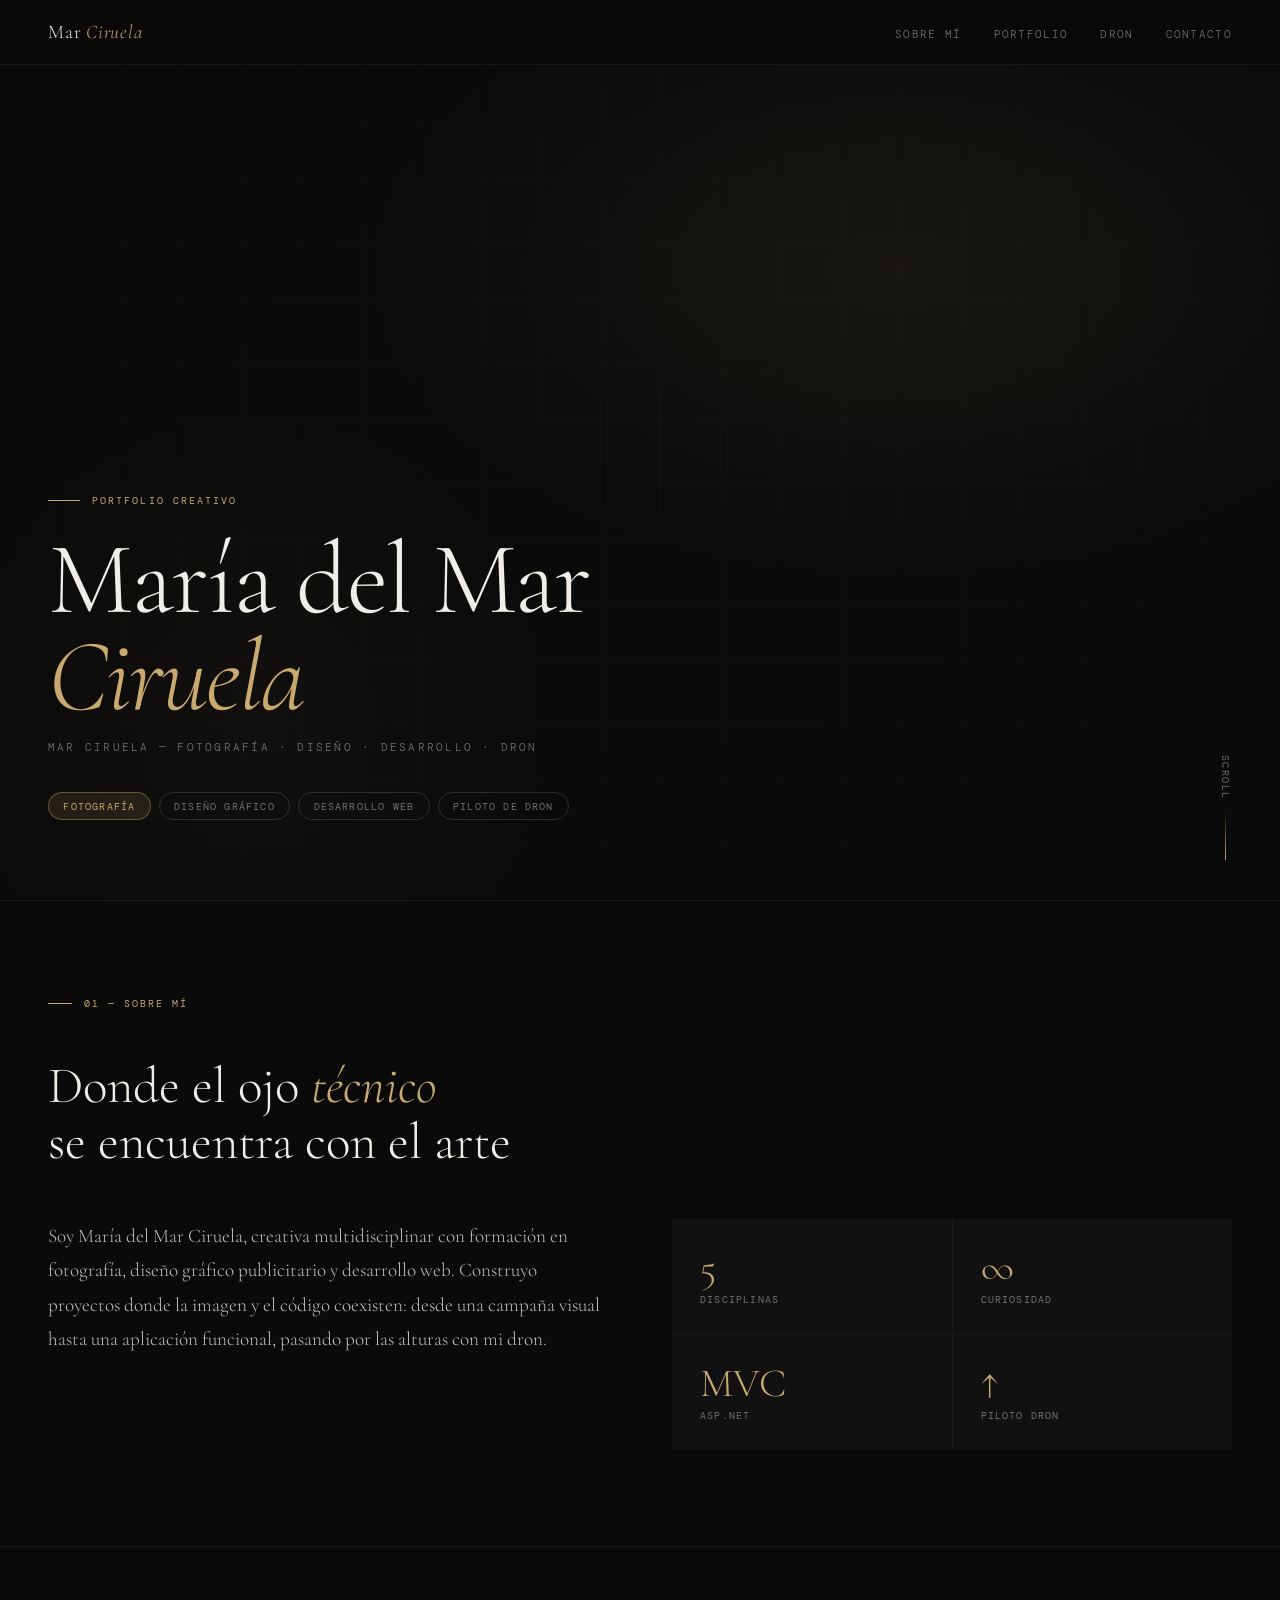
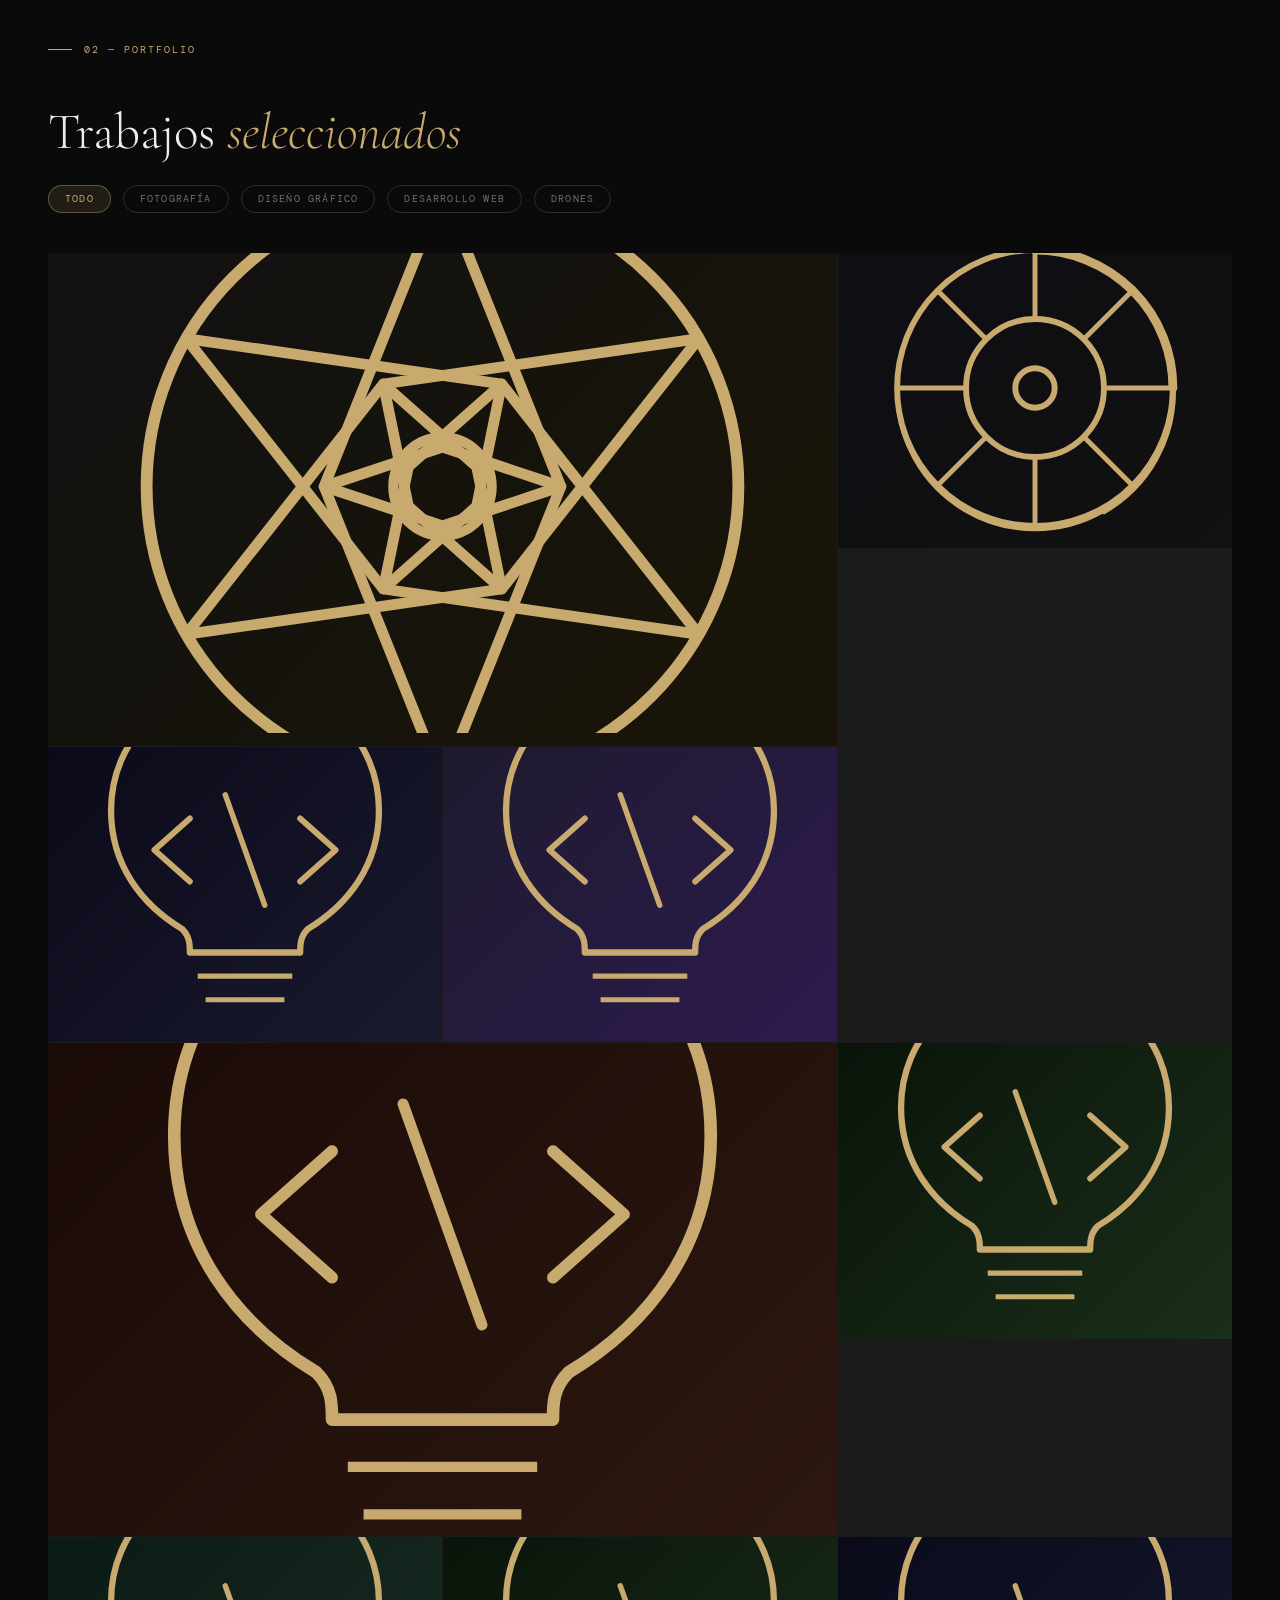
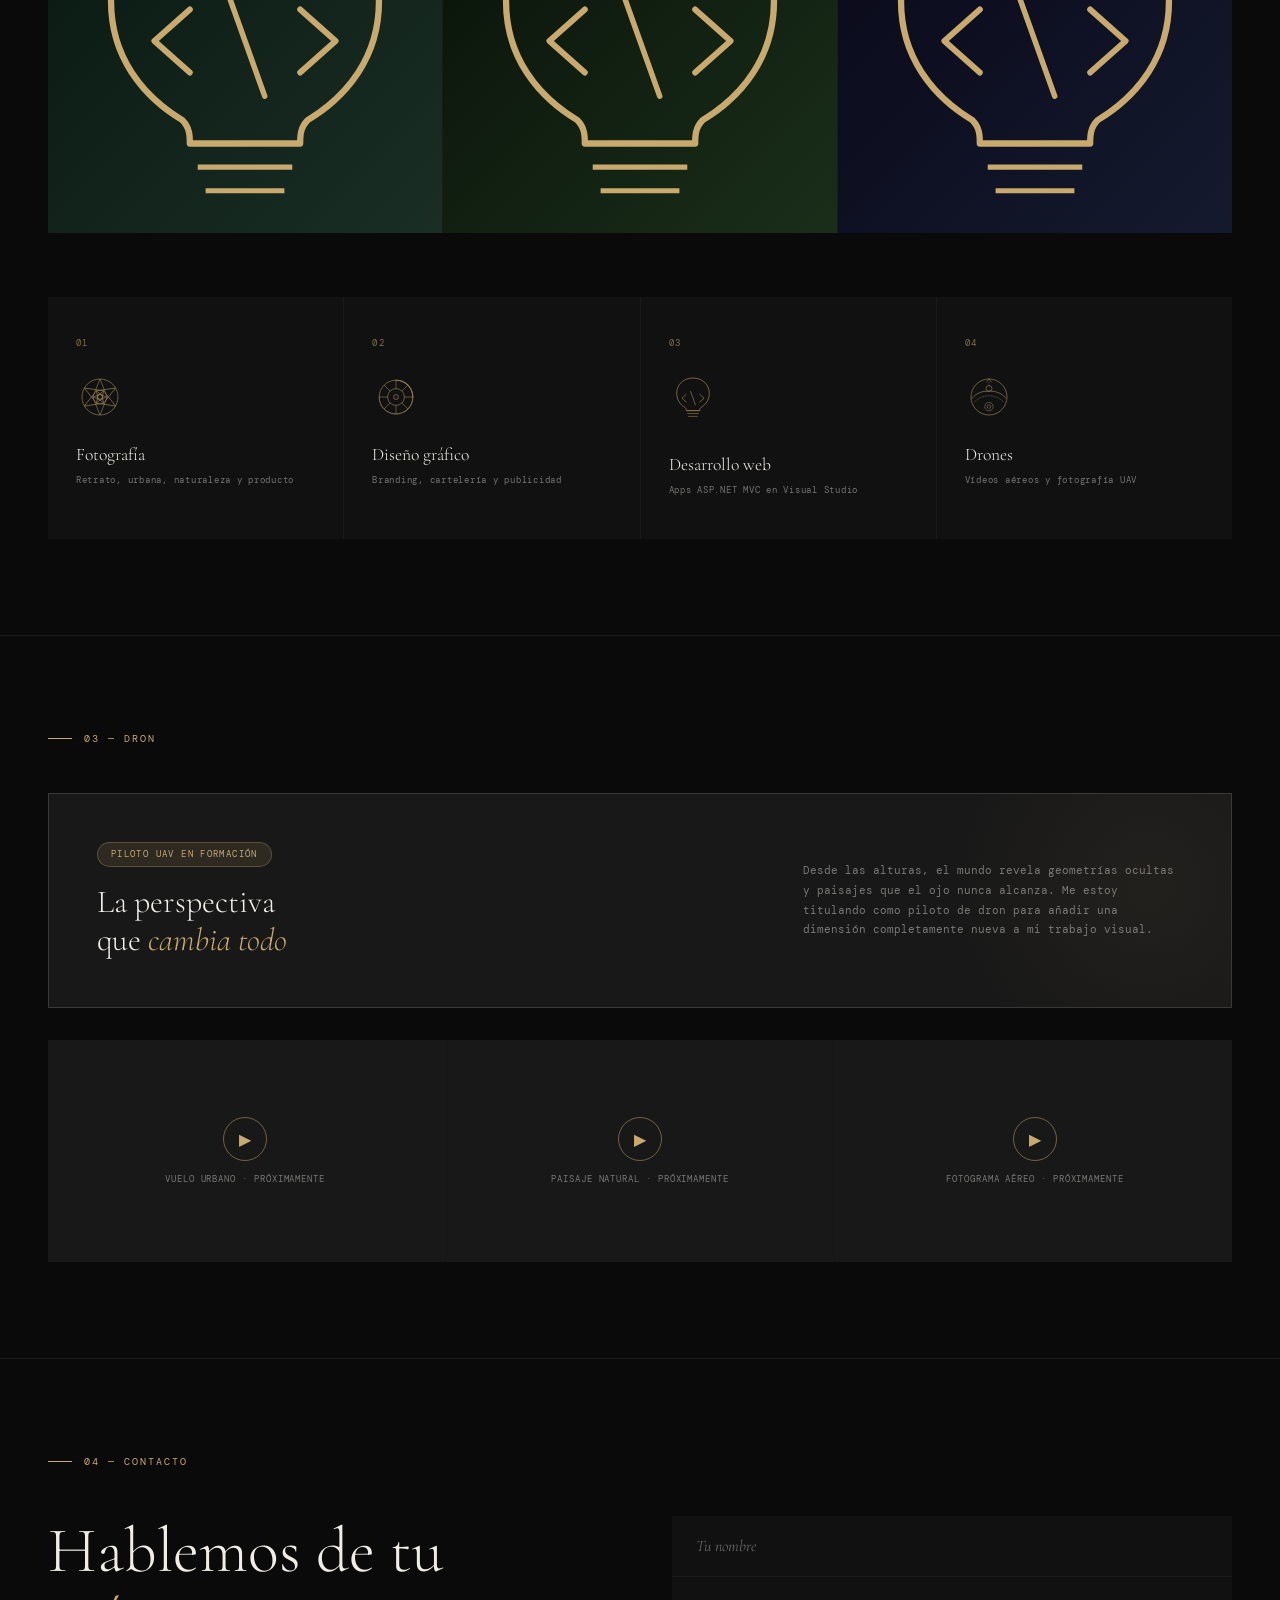
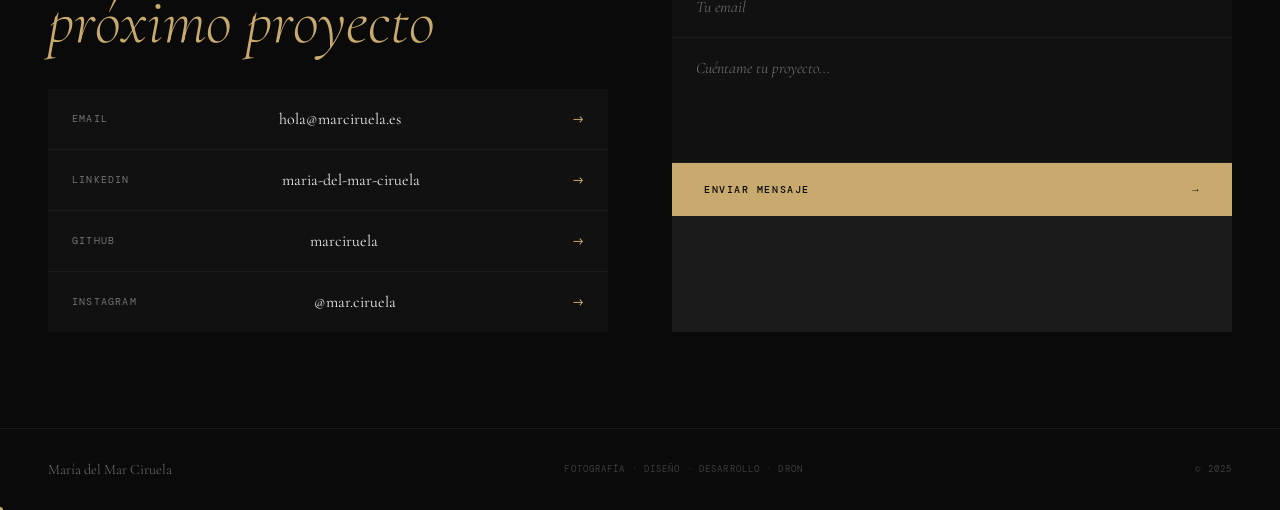
<file: index.html>
<!DOCTYPE html>
<html lang="es">
<head>
  <meta charset="UTF-8">
  <meta name="viewport" content="width=device-width, initial-scale=1.0">
  <meta name="description" content="Portfolio de María del Mar Ciruela — Fotografía, Diseño gráfico, Desarrollo web ASP.NET MVC y Piloto de dron.">
  <meta name="author" content="María del Mar Ciruela">
  <meta property="og:title" content="Mar Ciruela — Portfolio">
  <meta property="og:description" content="Fotografía · Diseño · Desarrollo · Dron">
  <meta property="og:image" content="assets/logo/logo-main.svg">
  <title>Mar Ciruela — Portfolio</title>
  <link rel="icon" type="image/svg+xml" href="assets/logo/logo-main.svg">
  <link rel="stylesheet" href="css/styles.css">
</head>
<body>

<!-- ── NAV ── -->
<nav>
  <a href="#home" class="nav-logo">
    <span class="nav-logo-text">Mar <span>Ciruela</span></span>
  </a>
  <ul class="nav-links">
    <li><a href="#about">Sobre mí</a></li>
    <li><a href="#portfolio">Portfolio</a></li>
    <li><a href="#dron">Dron</a></li>
    <li><a href="#contact">Contacto</a></li>
  </ul>
</nav>

<!-- ── HERO ── -->
<section class="hero" id="home">
  <div class="hero-bg"></div>
  <div class="hero-grid"></div>
  <div class="hero-tag fade-up delay-1">Portfolio creativo</div>
  <h1 class="hero-name fade-up delay-2">
    <span class="first">María del Mar</span>
    <span class="last">Ciruela</span>
    <span class="brand">Mar Ciruela — Fotografía · Diseño · Desarrollo · Dron</span>
  </h1>
  <div class="hero-roles fade-up delay-3">
    <span class="role-pill active">Fotografía</span>
    <span class="role-pill">Diseño gráfico</span>
    <span class="role-pill">Desarrollo web</span>
    <span class="role-pill">Piloto de dron</span>
  </div>
  <div class="hero-scroll fade-up delay-4">Scroll</div>
</section>

<!-- ── SOBRE MÍ ── -->
<section id="about">
  <div class="section-label">01 — Sobre mí</div>
  <h2 class="section-title">Donde el ojo <em>técnico</em><br>se encuentra con el arte</h2>
  <div class="about-grid">
    <p class="about-text">
      Soy María del Mar Ciruela, creativa multidisciplinar con formación en fotografía, 
      diseño gráfico publicitario y desarrollo web. Construyo proyectos donde la imagen 
      y el código coexisten: desde una campaña visual hasta una aplicación funcional, 
      pasando por las alturas con mi dron.
    </p>
    <div class="about-stats">
      <div class="stat-cell">
        <div class="stat-num">5</div>
        <div class="stat-label">Disciplinas</div>
      </div>
      <div class="stat-cell">
        <div class="stat-num">∞</div>
        <div class="stat-label">Curiosidad</div>
      </div>
      <div class="stat-cell">
        <div class="stat-num">MVC</div>
        <div class="stat-label">ASP.NET</div>
      </div>
      <div class="stat-cell">
        <div class="stat-num">↑</div>
        <div class="stat-label">Piloto dron</div>
      </div>
    </div>
  </div>
</section>

<!-- ── PORTFOLIO ── -->
<section id="portfolio">
  <div class="section-label">02 — Portfolio</div>
  <h2 class="section-title">Trabajos <em>seleccionados</em></h2>

  <div class="portfolio-filter">
    <button class="filter-btn active" onclick="filterPortfolio(this,'all')">Todo</button>
    <button class="filter-btn" onclick="filterPortfolio(this,'foto')">Fotografía</button>
    <button class="filter-btn" onclick="filterPortfolio(this,'diseno')">Diseño gráfico</button>
    <button class="filter-btn" onclick="filterPortfolio(this,'dev')">Desarrollo web</button>
    <button class="filter-btn" onclick="filterPortfolio(this,'dron')">Drones</button>
  </div>

  <div class="portfolio-grid">

    <!-- ITEM 1 — Fotografía (grande) -->
    <div class="portfolio-item" data-cat="foto">
      <div class="portfolio-placeholder">
        <img class="ph-icon-svg" src="assets/logo/icono-fotografia.svg" alt="Fotografía">
        <span class="ph-label">Fotografía · Próximamente</span>
      </div>
      <div class="portfolio-overlay">
        <div class="overlay-cat">Fotografía</div>
        <div class="overlay-title">Sesión urbana · Madrid</div>
      </div>
    </div>

    <!-- ITEM 2 — Diseño gráfico -->
    <div class="portfolio-item" data-cat="diseno">
      <div class="portfolio-placeholder">
        <img class="ph-icon-svg" src="assets/logo/icono-diseno.svg" alt="Diseño gráfico">
        <span class="ph-label">Diseño gráfico · Próximamente</span>
      </div>
      <div class="portfolio-overlay">
        <div class="overlay-cat">Diseño gráfico</div>
        <div class="overlay-title">Identidad de marca</div>
      </div>
    </div>

    <!-- ITEM 3 — Cine Montecastelo -->
    <div class="portfolio-item" data-cat="dev" style="cursor:pointer" onclick="window.location.href='proyectos/cine-montecastelo.html'">
      <div class="portfolio-placeholder" style="background:linear-gradient(135deg,#0a0a1a,#1a1a2e)">
        <img class="ph-icon-svg" src="assets/logo/icono-desarrollo.svg" alt="Desarrollo web">
        <span class="ph-label">ASP.NET MVC · C#</span>
      </div>
      <div class="portfolio-overlay">
        <div class="overlay-cat">Desarrollo web · ASP.NET MVC</div>
        <div class="overlay-title">Cine Montecastelo</div>
      </div>
    </div>

    <!-- ITEM 4 — Buscador de Música -->
    <div class="portfolio-item" data-cat="dev" style="cursor:pointer" onclick="window.location.href='proyectos/buscador-musica.html'">
      <div class="portfolio-placeholder" style="background:linear-gradient(135deg,#1e1a2e,#2d1b4e)">
        <img class="ph-icon-svg" src="assets/logo/icono-desarrollo.svg" alt="Desarrollo web">
        <span class="ph-label">JavaScript · API</span>
      </div>
      <div class="portfolio-overlay">
        <div class="overlay-cat">Desarrollo web · JavaScript</div>
        <div class="overlay-title">TrackWave — Buscador de música</div>
      </div>
    </div>

    <!-- ITEM 5 — E-Commerce Repostería (grande) -->
    <div class="portfolio-item" data-cat="dev" style="cursor:pointer" onclick="window.location.href='proyectos/ecommerce-reposteria.html'">
      <div class="portfolio-placeholder" style="background:linear-gradient(135deg,#1a0a08,#2c1810)">
        <img class="ph-icon-svg" src="assets/logo/icono-desarrollo.svg" alt="Desarrollo web">
        <span class="ph-label">HTML · CSS · Bootstrap</span>
      </div>
      <div class="portfolio-overlay">
        <div class="overlay-cat">Desarrollo web · E-Commerce</div>
        <div class="overlay-title">Dulce Pasión — Repostería artesanal</div>
      </div>
    </div>

    <!-- ITEM 6 — Minigranja -->
    <div class="portfolio-item" data-cat="dev" style="cursor:pointer" onclick="window.location.href='proyectos/minigranja.html'">
      <div class="portfolio-placeholder" style="background:linear-gradient(135deg,#0a140a,#1a2e1a)">
        <img class="ph-icon-svg" src="assets/logo/icono-desarrollo.svg" alt="Desarrollo">
        <span class="ph-label">Java · POO</span>
      </div>
      <div class="portfolio-overlay">
        <div class="overlay-cat">Desarrollo · Java</div>
        <div class="overlay-title">Minigranja — Gestión de granja</div>
      </div>
    </div>

    <!-- ITEM 7 — Web de Paisajes -->
    <div class="portfolio-item" data-cat="dev" style="cursor:pointer" onclick="window.location.href='proyectos/web-paisajes.html'">
      <div class="portfolio-placeholder" style="background:linear-gradient(135deg,#0a1a14,#1a2e24)">
        <img class="ph-icon-svg" src="assets/logo/icono-desarrollo.svg" alt="Desarrollo web">
        <span class="ph-label">HTML · CSS · Lightbox</span>
      </div>
      <div class="portfolio-overlay">
        <div class="overlay-cat">Desarrollo web · CSS puro</div>
        <div class="overlay-title">Galería de Paisajes</div>
      </div>
    </div>

    <!-- ITEM 8 — Restaurante Vegano -->
    <div class="portfolio-item" data-cat="dev" style="cursor:pointer" onclick="window.location.href='proyectos/restaurante-vegano.html'">
      <div class="portfolio-placeholder" style="background:linear-gradient(135deg,#0a140a,#1a2e1a)">
        <img class="ph-icon-svg" src="assets/logo/icono-desarrollo.svg" alt="Desarrollo web">
        <span class="ph-label">HTML · CSS</span>
      </div>
      <div class="portfolio-overlay">
        <div class="overlay-cat">Desarrollo web · Blog</div>
        <div class="overlay-title">Desayunos Vegetarianos</div>
      </div>
    </div>

    <!-- ITEM 9 — Refugio Animales -->
    <div class="portfolio-item" data-cat="dev" style="cursor:pointer" onclick="window.location.href='proyectos/refugio-animales.html'">
      <div class="portfolio-placeholder" style="background:linear-gradient(135deg,#0a0a1a,#141a2e)">
        <img class="ph-icon-svg" src="assets/logo/icono-desarrollo.svg" alt="Desarrollo web">
        <span class="ph-label">ASP.NET MVC · C#</span>
      </div>
      <div class="portfolio-overlay">
        <div class="overlay-cat">Desarrollo web · ASP.NET MVC</div>
        <div class="overlay-title">Refugio de Animales</div>
      </div>
    </div>

  </div>

  <!-- Tarjetas de categoría -->
  <div class="categories">
    <div class="cat-card">
      <div class="cat-number">01</div>
      <div class="cat-icon"><img src="assets/logo/icono-fotografia.svg" alt="Fotografía" width="48" height="48"></div>
      <div class="cat-name">Fotografía</div>
      <div class="cat-desc">Retrato, urbana, naturaleza y producto</div>
    </div>
    <div class="cat-card">
      <div class="cat-number">02</div>
      <div class="cat-icon"><img src="assets/logo/icono-diseno.svg" alt="Diseño gráfico" width="48" height="48"></div>
      <div class="cat-name">Diseño gráfico</div>
      <div class="cat-desc">Branding, cartelería y publicidad</div>
    </div>
    <div class="cat-card">
      <div class="cat-number">03</div>
      <div class="cat-icon"><img src="assets/logo/icono-desarrollo.svg" alt="Desarrollo web" width="48" height="58"></div>
      <div class="cat-name">Desarrollo web</div>
      <div class="cat-desc">Apps ASP.NET MVC en Visual Studio</div>
    </div>
    <div class="cat-card">
      <div class="cat-number">04</div>
      <div class="cat-icon"><img src="assets/logo/icono-dron.svg" alt="Drones" width="48" height="48"></div>
      <div class="cat-name">Drones</div>
      <div class="cat-desc">Vídeos aéreos y fotografía UAV</div>
    </div>
  </div>
</section>

<!-- ── DRON ── -->
<section id="dron">
  <div class="section-label">03 — Dron</div>
  <div class="dron-banner">
    <div>
      <div class="dron-badge">Piloto UAV en formación</div>
      <h2 class="dron-title">La perspectiva<br>que <em>cambia todo</em></h2>
    </div>
    <p class="dron-text">
      Desde las alturas, el mundo revela geometrías ocultas y paisajes que el ojo nunca 
      alcanza. Me estoy titulando como piloto de dron para añadir una dimensión 
      completamente nueva a mi trabajo visual.
    </p>
  </div>

  <!-- Vídeos de dron -->
  <!-- Para añadir un vídeo de YouTube, sustituye el div.dron-video-cell por:
  <div class="dron-video-cell">
    <iframe src="https://www.youtube.com/embed/TU_ID_DE_VIDEO" allowfullscreen></iframe>
  </div> -->
  <div class="dron-video-grid">
    <div class="dron-video-cell">
      <div class="play-btn">▶</div>
      <div class="dron-video-label">Vuelo urbano · Próximamente</div>
    </div>
    <div class="dron-video-cell">
      <div class="play-btn">▶</div>
      <div class="dron-video-label">Paisaje natural · Próximamente</div>
    </div>
    <div class="dron-video-cell">
      <div class="play-btn">▶</div>
      <div class="dron-video-label">Fotograma aéreo · Próximamente</div>
    </div>
  </div>
</section>

<!-- ── CONTACTO ── -->
<section id="contact">
  <div class="section-label">04 — Contacto</div>
  <div class="contact-grid">
    <div>
      <h2 class="contact-big">Hablemos de tu<br><em>próximo proyecto</em></h2>
      <div class="contact-links">
        <a class="contact-link" href="mailto:hola@marciruela.es">
          <span class="contact-link-label">Email</span>
          <span class="contact-link-val">hola@marciruela.es</span>
          <span class="contact-link-arrow">→</span>
        </a>
        <a class="contact-link" href="https://linkedin.com/in/maria-del-mar-ciruela" target="_blank">
          <span class="contact-link-label">LinkedIn</span>
          <span class="contact-link-val">maria-del-mar-ciruela</span>
          <span class="contact-link-arrow">→</span>
        </a>
        <a class="contact-link" href="https://github.com/marciruela" target="_blank">
          <span class="contact-link-label">GitHub</span>
          <span class="contact-link-val">marciruela</span>
          <span class="contact-link-arrow">→</span>
        </a>
        <a class="contact-link" href="https://instagram.com/mar.ciruela" target="_blank">
          <span class="contact-link-label">Instagram</span>
          <span class="contact-link-val">@mar.ciruela</span>
          <span class="contact-link-arrow">→</span>
        </a>
      </div>
    </div>
    <div class="contact-form">
      <div class="form-row">
        <input type="text" id="contact-name" placeholder="Tu nombre">
      </div>
      <div class="form-row">
        <input type="email" id="contact-email" placeholder="Tu email">
      </div>
      <div class="form-row">
        <textarea id="contact-message" rows="4" placeholder="Cuéntame tu proyecto..."></textarea>
      </div>
      <button class="send-btn" onclick="sendMessage()">
        Enviar mensaje <span>→</span>
      </button>
    </div>
  </div>
</section>

<!-- ── FOOTER ── -->
<footer>
  <div class="footer-name">María del Mar Ciruela</div>
  <div class="footer-mono">Fotografía · Diseño · Desarrollo · Dron</div>
  <div class="footer-mono">© 2025</div>
</footer>

<script src="js/main.js"></script>
</body>
</html>
</file>
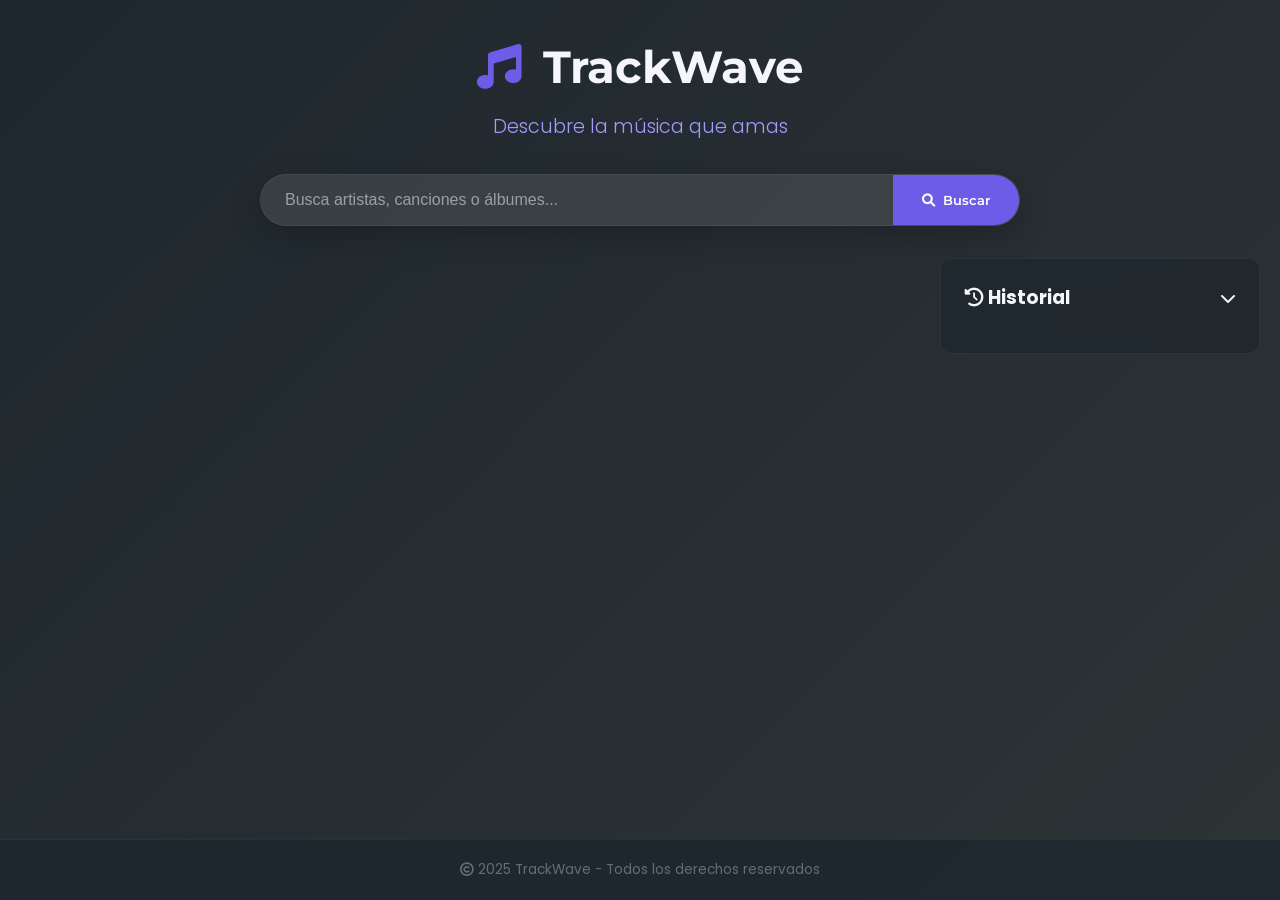
<file: buscador-musica/index.html>
<!DOCTYPE html>
<html lang="es">
<head>
  <meta charset="UTF-8">
  <meta name="viewport" content="width=device-width, initial-scale=1.0">
  <title>Harmony Finder</title>
  <link rel="stylesheet" href="styles.css">
  <link href="https://fonts.googleapis.com/css2?family=Montserrat:wght@400;600;700&family=Poppins:wght@300;500;700&display=swap" rel="stylesheet">
  <link rel="stylesheet" href="https://cdnjs.cloudflare.com/ajax/libs/font-awesome/6.0.0-beta3/css/all.min.css">
</head>
<body>
  <div class="background-gradient"></div>
  
  <header>
    <div class="header-content">
      <h1><i class="fas fa-music"></i> TrackWave</h1>
      <p class="subtitle">Descubre la música que amas</p>
    </div>
  </header>

  <main>
    <div class="search-container">
      <div class="search-box">
        <input type="text" id="search-input" placeholder="Busca artistas, canciones o álbumes..." />
        <button id="search-button">
          <i class="fas fa-search"></i>
          <span>Buscar</span>
        </button>
      </div>
    </div>

    <div class="content-wrapper">
      <div class="results"></div>
      <div class="sidebar">
        <div class="history-sidebar"></div>
      </div>
    </div>
  </main>
  <script src="script.js"></script>
  <footer class="site-footer">
  <div class="footer-content">
    <p><i class="far fa-copyright"></i> 2025 TrackWave - Todos los derechos reservados</p>
  </div>
</footer>
</body>
</html>
</file>
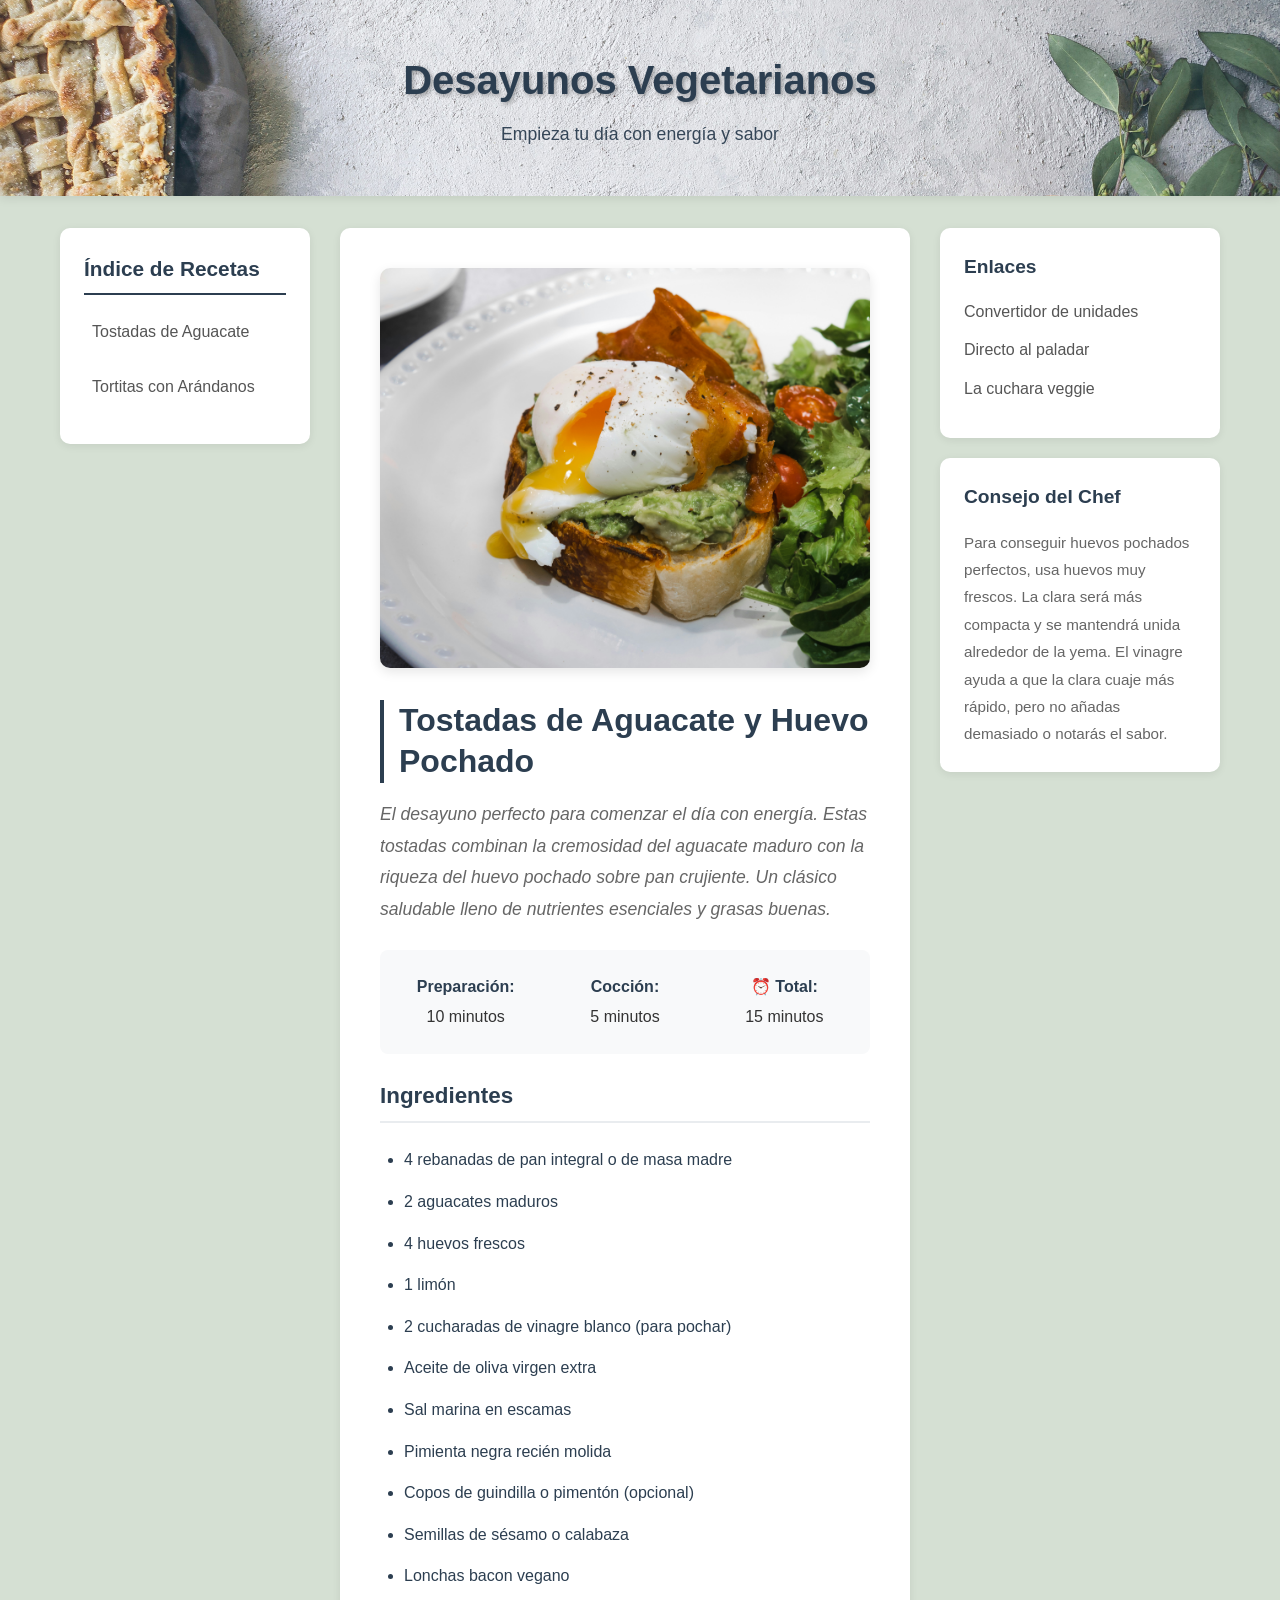
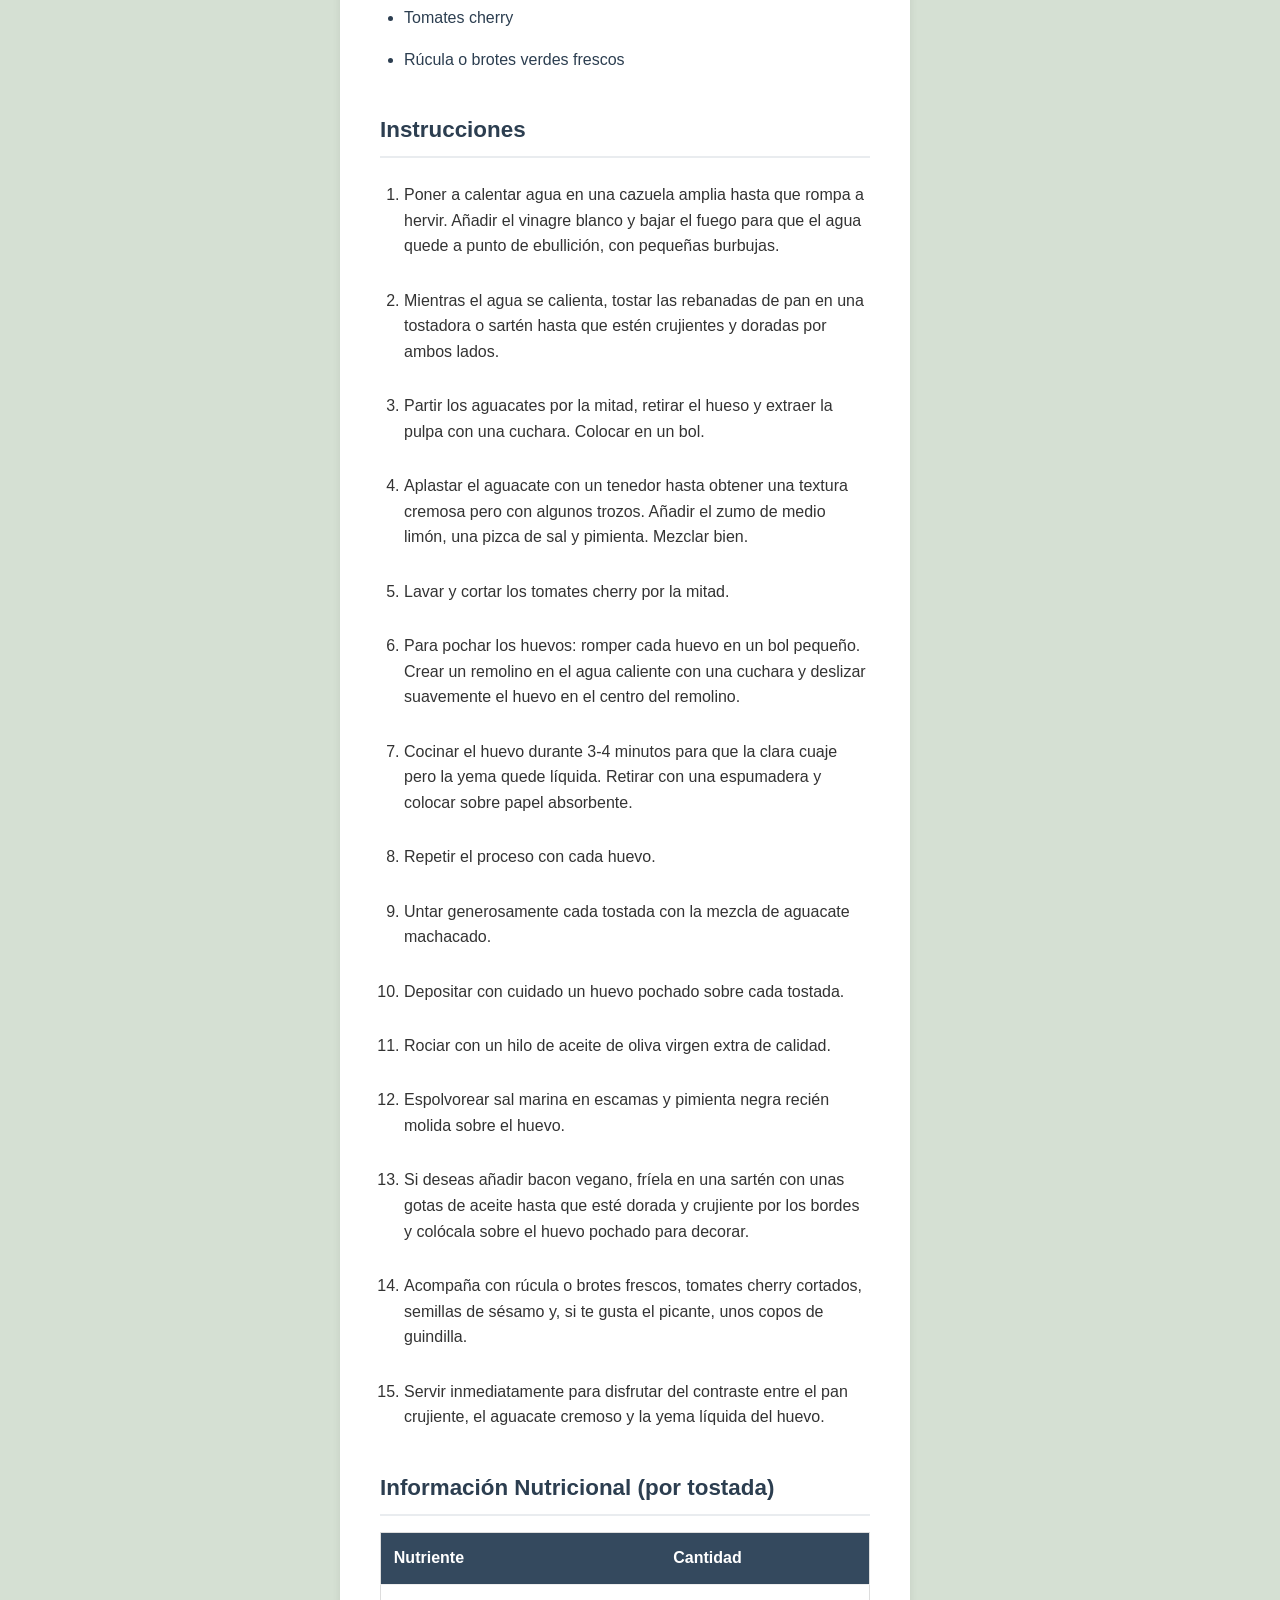
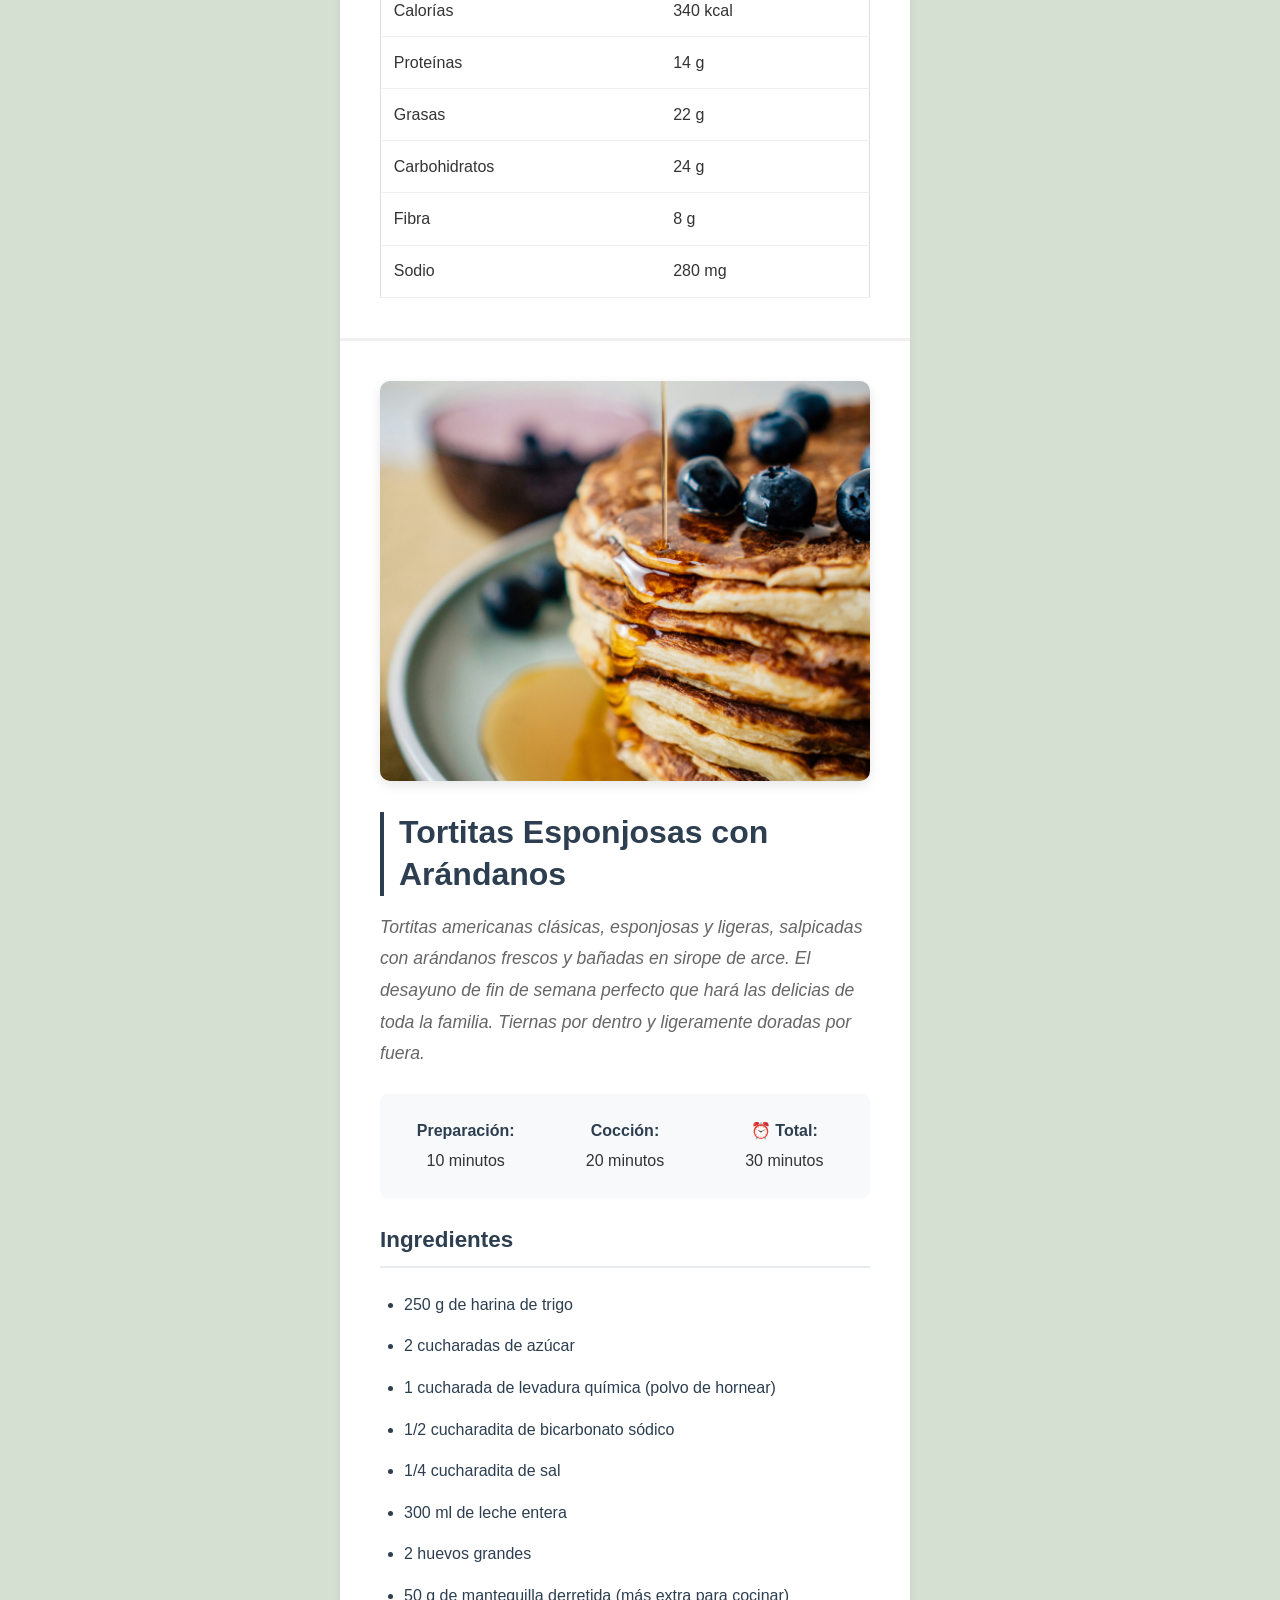
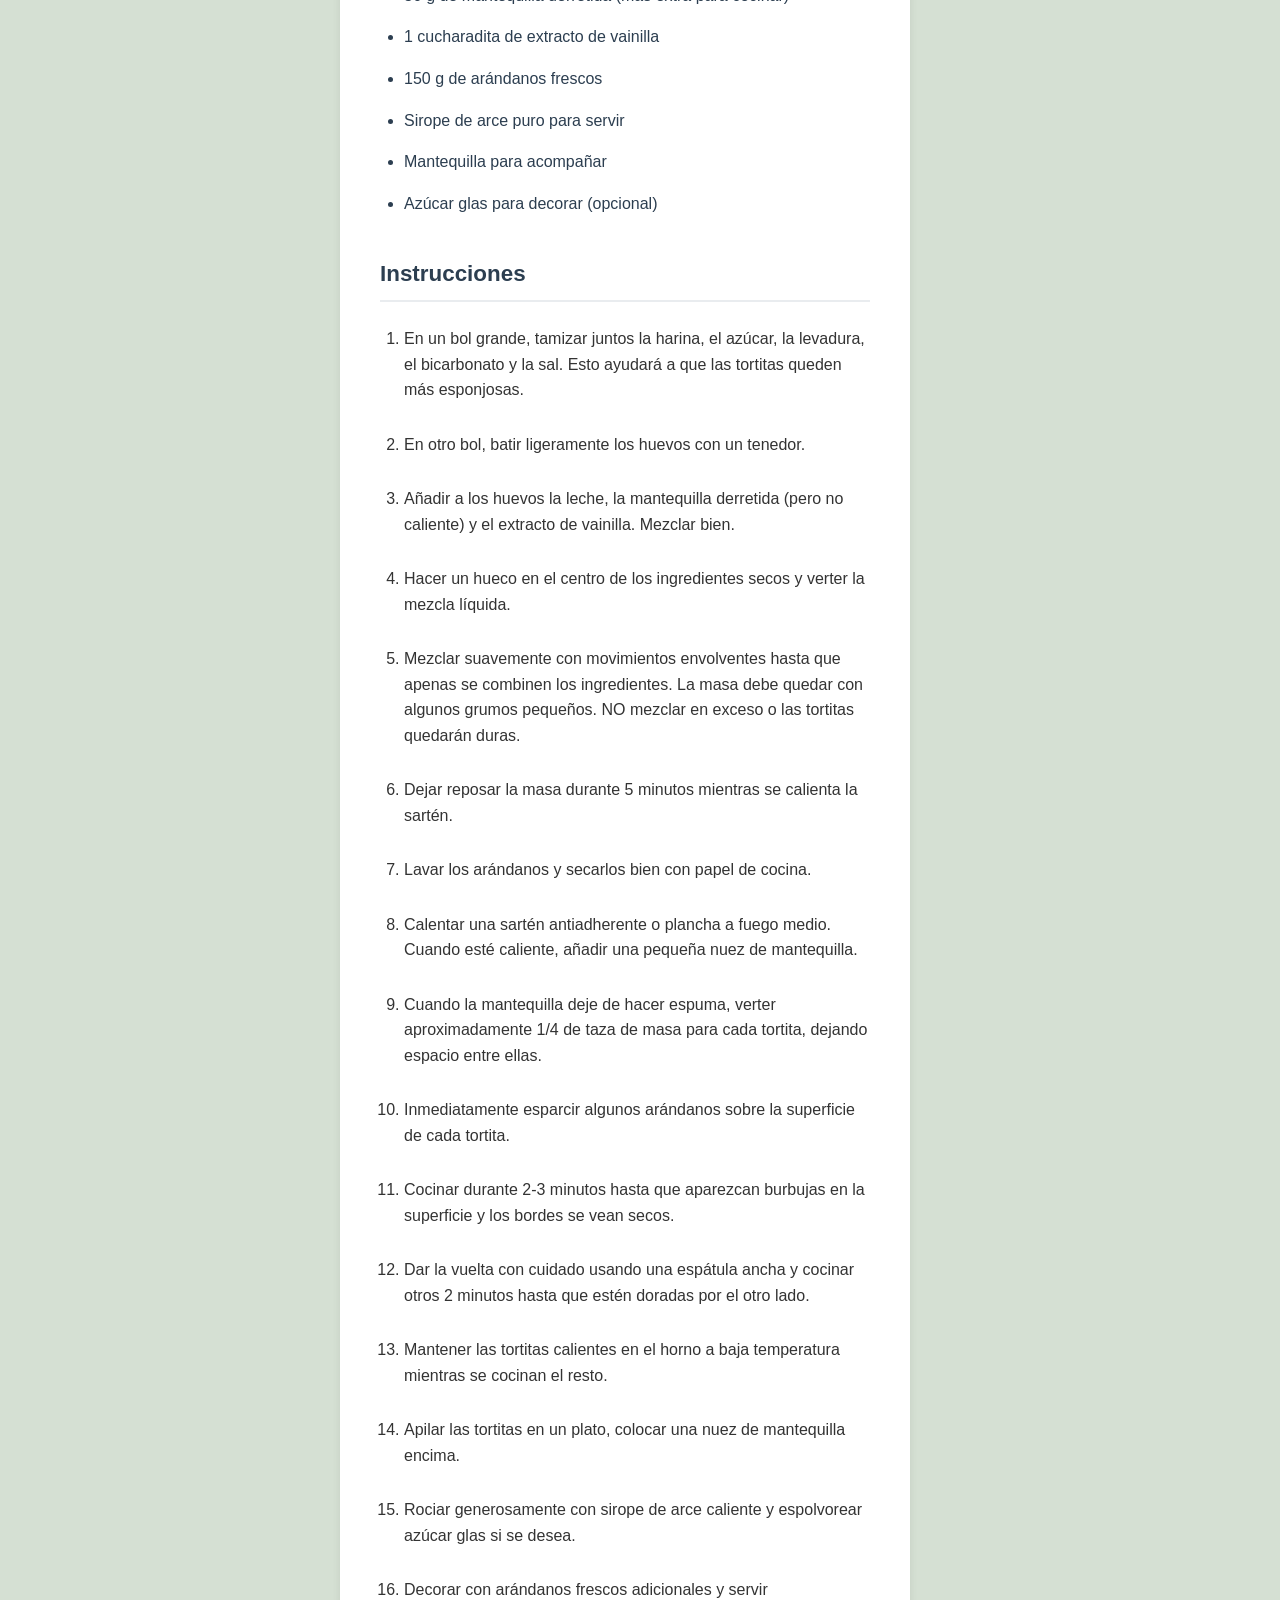
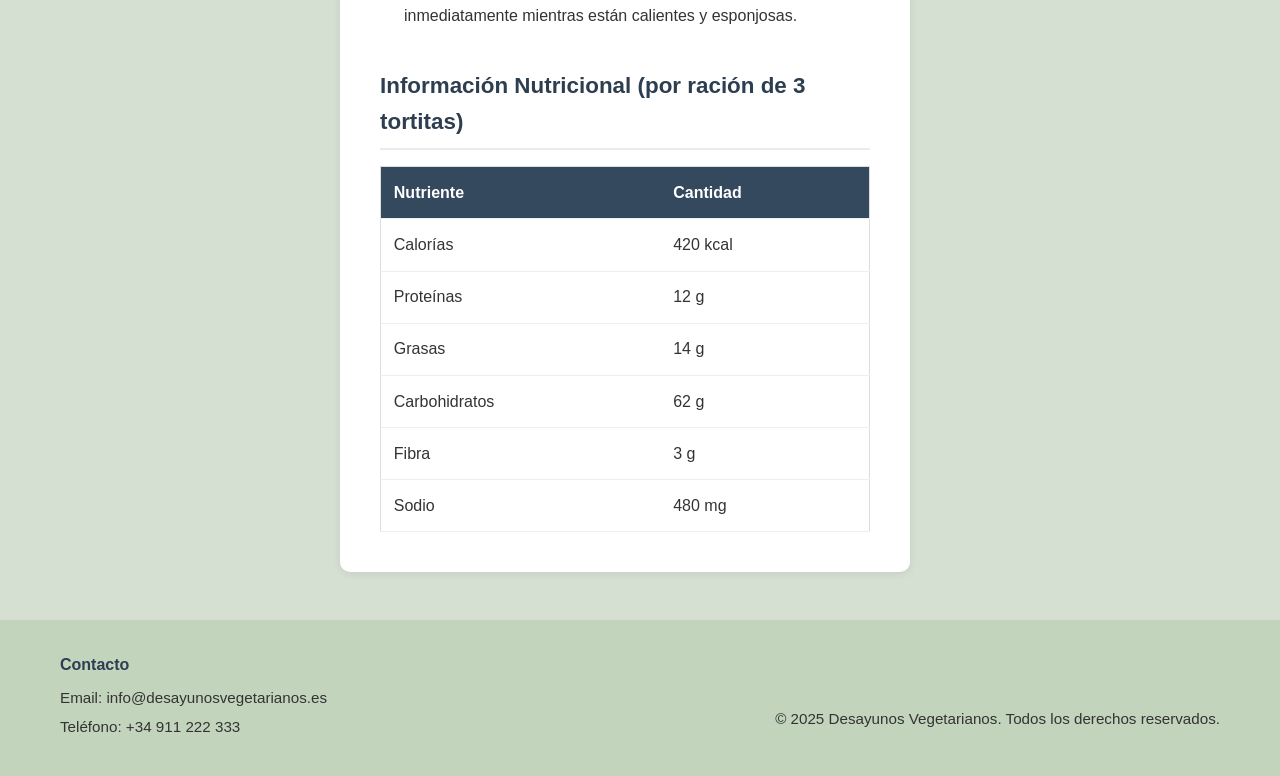
<file: proyectos/restaurante-vegano/index.html>
<!DOCTYPE html>
<html lang="es">
  <head>
    <meta charset="UTF-8" />
    <meta name="viewport" content="width=device-width, initial-scale=1.0" />
    <title>Desayunos Vegetarianos - Blog de Recetas</title>
    <link rel="stylesheet" href="styles.css" />
  </head>
  <body>
    <header>
      <div class="header-content">
        <h1>Desayunos Vegetarianos</h1>
        <p class="subtitulo">Empieza tu día con energía y sabor</p>
      </div>
    </header>

    <div class="contenedor-principal">
      <nav class="indice-lateral">
        <h2>Índice de Recetas</h2>
        <ul>
          <li><a href="#tostadas-aguacate">Tostadas de Aguacate</a></li>
          <li><a href="#tortitas-arandanos">Tortitas con Arándanos</a></li>
        </ul>
      </nav>

      <main class="cuerpo-blog">
        <article id="tostadas-aguacate" class="receta">
          <img
            src="images/tostadas-aguacate.jpg"
            alt="Tostadas de aguacate y huevo pochado"
            class="imagen-receta"
          />

          <h2>Tostadas de Aguacate y Huevo Pochado</h2>

          <p class="descripcion">
            El desayuno perfecto para comenzar el día con energía. Estas
            tostadas combinan la cremosidad del aguacate maduro con la riqueza
            del huevo pochado sobre pan crujiente. Un clásico saludable lleno de
            nutrientes esenciales y grasas buenas.
          </p>

          <div class="tiempos">
            <div class="tiempo-item">
              <strong>Preparación:</strong> 10 minutos
            </div>
            <div class="tiempo-item">
              <span class="icono"></span>
              <strong>Cocción:</strong> 5 minutos
            </div>
            <div class="tiempo-item"><strong>⏰ Total:</strong> 15 minutos</div>
          </div>

          <div class="ingredientes">
            <h3>Ingredientes</h3>
            <ul>
              <li>4 rebanadas de pan integral o de masa madre</li>
              <li>2 aguacates maduros</li>
              <li>4 huevos frescos</li>
              <li>1 limón</li>
              <li>2 cucharadas de vinagre blanco (para pochar)</li>
              <li>Aceite de oliva virgen extra</li>
              <li>Sal marina en escamas</li>
              <li>Pimienta negra recién molida</li>
              <li>Copos de guindilla o pimentón (opcional)</li>
              <li>Semillas de sésamo o calabaza</li>
              <li>Lonchas bacon vegano</li>
              <li>Tomates cherry</li>
              <li>Rúcula o brotes verdes frescos</li>
            </ul>
          </div>

          <div class="instrucciones">
            <h3>Instrucciones</h3>
            <ol>
              <li>
                Poner a calentar agua en una cazuela amplia hasta que rompa a
                hervir. Añadir el vinagre blanco y bajar el fuego para que el
                agua quede a punto de ebullición, con pequeñas burbujas.
              </li>
              <li>
                Mientras el agua se calienta, tostar las rebanadas de pan en una
                tostadora o sartén hasta que estén crujientes y doradas por
                ambos lados.
              </li>
              <li>
                Partir los aguacates por la mitad, retirar el hueso y extraer la
                pulpa con una cuchara. Colocar en un bol.
              </li>
              <li>
                Aplastar el aguacate con un tenedor hasta obtener una textura
                cremosa pero con algunos trozos. Añadir el zumo de medio limón,
                una pizca de sal y pimienta. Mezclar bien.
              </li>
              <li>Lavar y cortar los tomates cherry por la mitad.</li>
              <li>
                Para pochar los huevos: romper cada huevo en un bol pequeño.
                Crear un remolino en el agua caliente con una cuchara y deslizar
                suavemente el huevo en el centro del remolino.
              </li>
              <li>
                Cocinar el huevo durante 3-4 minutos para que la clara cuaje
                pero la yema quede líquida. Retirar con una espumadera y colocar
                sobre papel absorbente.
              </li>
              <li>Repetir el proceso con cada huevo.</li>
              <li>
                Untar generosamente cada tostada con la mezcla de aguacate
                machacado.
              </li>
              <li>
                Depositar con cuidado un huevo pochado sobre cada tostada.
              </li>
              <li>
                Rociar con un hilo de aceite de oliva virgen extra de calidad.
              </li>
              <li>
                Espolvorear sal marina en escamas y pimienta negra recién molida
                sobre el huevo.
              </li>
              <li>
                Si deseas añadir bacon vegano, fríela en una sartén con unas
                gotas de aceite hasta que esté dorada y crujiente por los bordes
                y colócala sobre el huevo pochado para decorar.
              </li>
              <li>
                Acompaña con rúcula o brotes frescos, tomates cherry cortados,
                semillas de sésamo y, si te gusta el picante, unos copos de
                guindilla.
              </li>
              <li>
                Servir inmediatamente para disfrutar del contraste entre el pan
                crujiente, el aguacate cremoso y la yema líquida del huevo.
              </li>
            </ol>
          </div>

          <div class="tabla-nutricional">
            <h3>Información Nutricional (por tostada)</h3>
            <table>
              <tr>
                <th>Nutriente</th>
                <th>Cantidad</th>
              </tr>
              <tr>
                <td>Calorías</td>
                <td>340 kcal</td>
              </tr>
              <tr>
                <td>Proteínas</td>
                <td>14 g</td>
              </tr>
              <tr>
                <td>Grasas</td>
                <td>22 g</td>
              </tr>
              <tr>
                <td>Carbohidratos</td>
                <td>24 g</td>
              </tr>
              <tr>
                <td>Fibra</td>
                <td>8 g</td>
              </tr>
              <tr>
                <td>Sodio</td>
                <td>280 mg</td>
              </tr>
            </table>
          </div>
        </article>

        <article id="tortitas-arandanos" class="receta">
          <img
            src="images/tortitas-arandanos.jpg"
            alt="Tortitas esponjosas con arándanos y sirope de arce"
            class="imagen-receta"
          />

          <h2>Tortitas Esponjosas con Arándanos</h2>

          <p class="descripcion">
            Tortitas americanas clásicas, esponjosas y ligeras, salpicadas con
            arándanos frescos y bañadas en sirope de arce. El desayuno de fin de
            semana perfecto que hará las delicias de toda la familia. Tiernas
            por dentro y ligeramente doradas por fuera.
          </p>

          <div class="tiempos">
            <div class="tiempo-item">
              <strong>Preparación:</strong> 10 minutos
            </div>
            <div class="tiempo-item">
              <strong>Cocción:</strong> 20 minutos
            </div>
            <div class="tiempo-item"><strong>⏰ Total:</strong> 30 minutos</div>
          </div>

          <div class="ingredientes">
            <h3>Ingredientes</h3>
            <ul>
              <li>250 g de harina de trigo</li>
              <li>2 cucharadas de azúcar</li>
              <li>1 cucharada de levadura química (polvo de hornear)</li>
              <li>1/2 cucharadita de bicarbonato sódico</li>
              <li>1/4 cucharadita de sal</li>
              <li>300 ml de leche entera</li>
              <li>2 huevos grandes</li>
              <li>50 g de mantequilla derretida (más extra para cocinar)</li>
              <li>1 cucharadita de extracto de vainilla</li>
              <li>150 g de arándanos frescos</li>
              <li>Sirope de arce puro para servir</li>
              <li>Mantequilla para acompañar</li>
              <li>Azúcar glas para decorar (opcional)</li>
            </ul>
          </div>

          <div class="instrucciones">
            <h3>Instrucciones</h3>
            <ol>
              <li>
                En un bol grande, tamizar juntos la harina, el azúcar, la
                levadura, el bicarbonato y la sal. Esto ayudará a que las
                tortitas queden más esponjosas.
              </li>
              <li>En otro bol, batir ligeramente los huevos con un tenedor.</li>
              <li>
                Añadir a los huevos la leche, la mantequilla derretida (pero no
                caliente) y el extracto de vainilla. Mezclar bien.
              </li>
              <li>
                Hacer un hueco en el centro de los ingredientes secos y verter
                la mezcla líquida.
              </li>
              <li>
                Mezclar suavemente con movimientos envolventes hasta que apenas
                se combinen los ingredientes. La masa debe quedar con algunos
                grumos pequeños. NO mezclar en exceso o las tortitas quedarán
                duras.
              </li>
              <li>
                Dejar reposar la masa durante 5 minutos mientras se calienta la
                sartén.
              </li>
              <li>Lavar los arándanos y secarlos bien con papel de cocina.</li>
              <li>
                Calentar una sartén antiadherente o plancha a fuego medio.
                Cuando esté caliente, añadir una pequeña nuez de mantequilla.
              </li>
              <li>
                Cuando la mantequilla deje de hacer espuma, verter
                aproximadamente 1/4 de taza de masa para cada tortita, dejando
                espacio entre ellas.
              </li>
              <li>
                Inmediatamente esparcir algunos arándanos sobre la superficie de
                cada tortita.
              </li>
              <li>
                Cocinar durante 2-3 minutos hasta que aparezcan burbujas en la
                superficie y los bordes se vean secos.
              </li>
              <li>
                Dar la vuelta con cuidado usando una espátula ancha y cocinar
                otros 2 minutos hasta que estén doradas por el otro lado.
              </li>
              <li>
                Mantener las tortitas calientes en el horno a baja temperatura
                mientras se cocinan el resto.
              </li>
              <li>
                Apilar las tortitas en un plato, colocar una nuez de mantequilla
                encima.
              </li>
              <li>
                Rociar generosamente con sirope de arce caliente y espolvorear
                azúcar glas si se desea.
              </li>
              <li>
                Decorar con arándanos frescos adicionales y servir
                inmediatamente mientras están calientes y esponjosas.
              </li>
            </ol>
          </div>

          <div class="tabla-nutricional">
            <h3>Información Nutricional (por ración de 3 tortitas)</h3>
            <table>
              <tr>
                <th>Nutriente</th>
                <th>Cantidad</th>
              </tr>
              <tr>
                <td>Calorías</td>
                <td>420 kcal</td>
              </tr>
              <tr>
                <td>Proteínas</td>
                <td>12 g</td>
              </tr>
              <tr>
                <td>Grasas</td>
                <td>14 g</td>
              </tr>
              <tr>
                <td>Carbohidratos</td>
                <td>62 g</td>
              </tr>
              <tr>
                <td>Fibra</td>
                <td>3 g</td>
              </tr>
              <tr>
                <td>Sodio</td>
                <td>480 mg</td>
              </tr>
            </table>
          </div>
        </article>
      </main>

      <aside class="barra-lateral">
        <div class="seccion-aside">
          <h3>Enlaces</h3>
          <ul>
            <li>
              <a href="https://www.metric-conversions.org/" target="_blank"
                >Convertidor de unidades</a
              >
            </li>
            <li>
              <a href="https://www.directoalpaladar.com/" target="_blank"
                >Directo al paladar</a
              >
            </li>
            <li>
              <a href="https://lacucharaveggie.com/" target="_blank"
                >La cuchara veggie</a
              >
            </li>
          </ul>
        </div>

        <div class="seccion-aside">
          <h3>Consejo del Chef</h3>
          <p>
            Para conseguir huevos pochados perfectos, usa huevos muy frescos. La
            clara será más compacta y se mantendrá unida alrededor de la yema.
            El vinagre ayuda a que la clara cuaje más rápido, pero no añadas
            demasiado o notarás el sabor.
          </p>
        </div>
      </aside>
    </div>

    <footer>
      <div class="footer-contenido">
        <div class="contacto">
          <h4>Contacto</h4>
          <p>Email: info@desayunosvegetarianos.es</p>
          <p>Teléfono: +34 911 222 333</p>
        </div>
        <div class="copyright">
          <p>
            &copy; 2025 Desayunos Vegetarianos. Todos los derechos reservados.
          </p>
        </div>
      </div>
    </footer>
  </body>
</html>
</file>
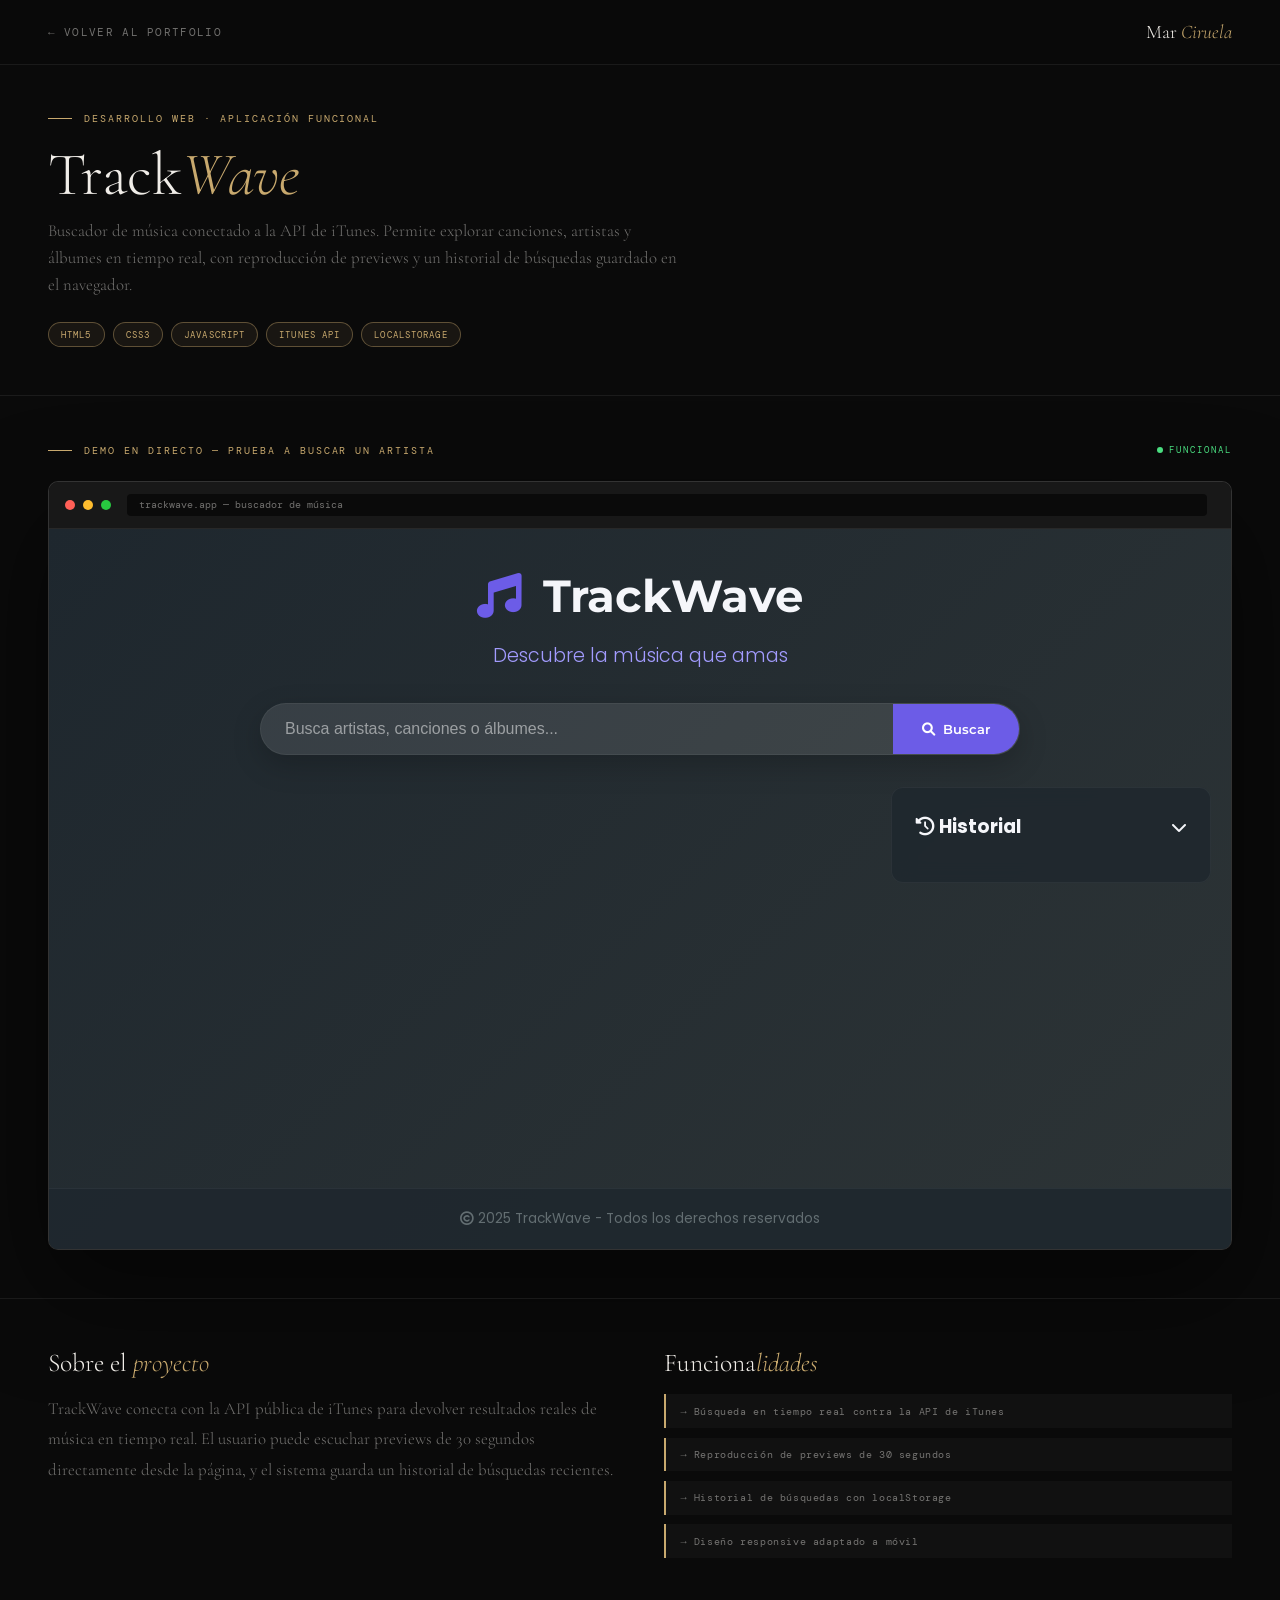
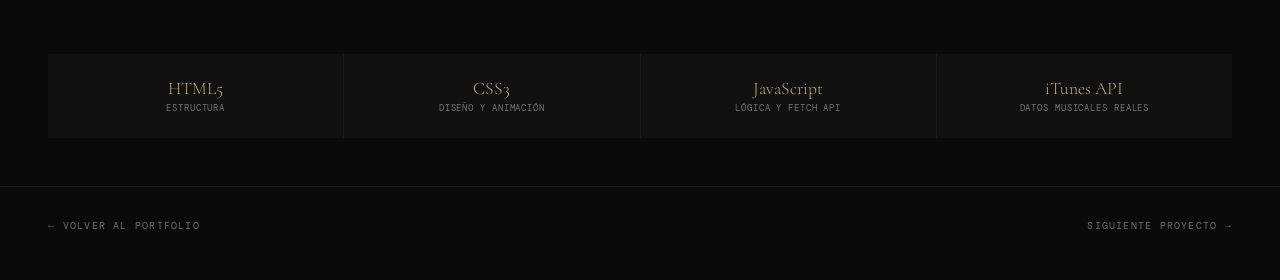
<file: proyectos/buscador-musica.html>
<!DOCTYPE html>
<html lang="es">
<head>
  <meta charset="UTF-8">
  <meta name="viewport" content="width=device-width, initial-scale=1.0">
  <title>TrackWave — Mar Ciruela</title>
  <link href="https://fonts.googleapis.com/css2?family=Cormorant+Garamond:ital,wght@0,300;1,300;1,400&family=DM+Mono:wght@300;400&family=Syne:wght@400;700&display=swap" rel="stylesheet">
  <link rel="icon" type="image/svg+xml" href="../assets/logo/logo-main.svg">
  <style>
    *, *::before, *::after { margin: 0; padding: 0; box-sizing: border-box; }
    :root {
      --bg: #0a0a0a; --bg2: #111111; --bg3: #181818;
      --border: rgba(255,255,255,0.07); --border2: rgba(255,255,255,0.14);
      --text: #f0ede8; --muted: rgba(240,237,232,0.45);
      --accent: #c8a96e; --accent2: #e8d5b0;
      --font-display: 'Syne', sans-serif;
      --font-serif: 'Cormorant Garamond', serif;
      --font-mono: 'DM Mono', monospace;
    }
    body { background: var(--bg); color: var(--text); font-family: var(--font-display); }
    nav { position: fixed; top: 0; left: 0; right: 0; z-index: 100; display: flex; align-items: center; justify-content: space-between; padding: 1.25rem 3rem; border-bottom: 0.5px solid var(--border); background: rgba(10,10,10,0.92); backdrop-filter: blur(16px); }
    .nav-back { font-family: var(--font-mono); font-size: 0.68rem; letter-spacing: 0.12em; text-transform: uppercase; color: var(--muted); text-decoration: none; display: flex; align-items: center; gap: 0.5rem; transition: color 0.2s; }
    .nav-back:hover { color: var(--accent); }
    .nav-logo { font-family: var(--font-serif); font-size: 1.2rem; font-weight: 300; color: var(--text); }
    .nav-logo span { color: var(--accent); font-style: italic; }

    .project-hero { padding: 7rem 3rem 3rem; border-bottom: 0.5px solid var(--border); }
    .project-cat { font-family: var(--font-mono); font-size: 0.62rem; letter-spacing: 0.2em; text-transform: uppercase; color: var(--accent); display: flex; align-items: center; gap: 0.75rem; margin-bottom: 1.25rem; }
    .project-cat::before { content: ''; display: block; width: 24px; height: 1px; background: var(--accent); }
    .project-title { font-family: var(--font-serif); font-size: clamp(2.2rem, 5vw, 3.8rem); font-weight: 300; line-height: 1; margin-bottom: 0.75rem; }
    .project-title em { font-style: italic; color: var(--accent); }
    .project-desc { font-family: var(--font-serif); font-size: 1.05rem; font-weight: 300; color: var(--muted); max-width: 640px; line-height: 1.6; margin-bottom: 1.5rem; }
    .project-tags { display: flex; flex-wrap: wrap; gap: 0.5rem; }
    .tag { font-family: var(--font-mono); font-size: 0.58rem; letter-spacing: 0.12em; text-transform: uppercase; color: var(--accent); border: 0.5px solid rgba(200,169,110,0.4); background: rgba(200,169,110,0.08); padding: 0.32rem 0.75rem; border-radius: 100px; }

    .demo-section { padding: 3rem; }
    .section-label { font-family: var(--font-mono); font-size: 0.62rem; letter-spacing: 0.2em; text-transform: uppercase; color: var(--accent); display: flex; align-items: center; justify-content: space-between; margin-bottom: 1.5rem; }
    .section-label-text { display: flex; align-items: center; gap: 0.75rem; }
    .section-label-text::before { content: ''; display: block; width: 24px; height: 1px; background: var(--accent); }
    .live-badge { display: flex; align-items: center; gap: 0.4rem; font-size: 0.58rem; color: #4ade80; }
    .live-dot { width: 6px; height: 6px; border-radius: 50%; background: #4ade80; animation: pulse 2s infinite; }
    @keyframes pulse { 0%,100% { opacity: 1; } 50% { opacity: 0.3; } }

    .browser-frame { background: var(--bg2); border: 0.5px solid var(--border2); border-radius: 10px; overflow: hidden; box-shadow: 0 40px 100px rgba(0,0,0,0.5); }
    .browser-bar { background: var(--bg3); padding: 0.75rem 1rem; display: flex; align-items: center; gap: 0.5rem; border-bottom: 0.5px solid var(--border); }
    .browser-dot { width: 10px; height: 10px; border-radius: 50%; }
    .browser-dot:nth-child(1) { background: #ff5f57; }
    .browser-dot:nth-child(2) { background: #febc2e; }
    .browser-dot:nth-child(3) { background: #28c840; }
    .browser-url { flex: 1; background: var(--bg); border-radius: 4px; padding: 0.3rem 0.75rem; margin: 0 0.5rem; font-family: var(--font-mono); font-size: 0.62rem; color: var(--muted); }
    .browser-content { width: 100%; height: 80vh; border: none; display: block; background: #1e272e; }

    .project-info { padding: 3rem; display: grid; grid-template-columns: 1fr 1fr; gap: 3rem; border-top: 0.5px solid var(--border); }
    .info-block h3 { font-family: var(--font-serif); font-size: 1.6rem; font-weight: 300; margin-bottom: 1rem; }
    .info-block h3 em { font-style: italic; color: var(--accent); }
    .info-block p { font-family: var(--font-serif); font-size: 1.05rem; font-weight: 300; color: var(--muted); line-height: 1.8; }
    .features { list-style: none; display: flex; flex-direction: column; gap: 0.6rem; }
    .features li { font-family: var(--font-mono); font-size: 0.64rem; letter-spacing: 0.06em; color: var(--muted); padding: 0.65rem 0.9rem; background: var(--bg2); border-left: 2px solid var(--accent); }

    .tech-stack { padding: 2rem 3rem 3rem; }
    .tech-grid { display: grid; grid-template-columns: repeat(4, 1fr); gap: 1px; background: var(--border); margin-top: 1rem; }
    .tech-cell { background: var(--bg2); padding: 1.5rem; text-align: center; }
    .tech-name { font-family: var(--font-serif); font-size: 1.1rem; font-weight: 300; color: var(--accent); }
    .tech-desc { font-family: var(--font-mono); font-size: 0.56rem; letter-spacing: 0.1em; text-transform: uppercase; color: var(--muted); margin-top: 0.2rem; }

    .project-nav { padding: 2rem 3rem 3rem; display: flex; justify-content: space-between; align-items: center; border-top: 0.5px solid var(--border); }
    .project-nav a { font-family: var(--font-mono); font-size: 0.64rem; letter-spacing: 0.12em; text-transform: uppercase; color: var(--muted); text-decoration: none; transition: color 0.2s; }
    .project-nav a:hover { color: var(--accent); }

    @media (max-width: 768px) {
      nav { padding: 1rem 1.5rem; }
      .project-hero { padding: 5rem 1.5rem 2rem; }
      .demo-section { padding: 2rem 1.5rem; }
      .project-info { grid-template-columns: 1fr; gap: 1.5rem; padding: 2rem 1.5rem; }
      .tech-stack { padding: 1rem 1.5rem 2rem; }
      .tech-grid { grid-template-columns: repeat(2, 1fr); }
      .browser-content { height: 70vh; }
      .project-nav { padding: 1.5rem; flex-direction: column; gap: 1rem; }
    }
  </style>
</head>
<body>

<nav>
  <a href="../index.html#portfolio" class="nav-back">← Volver al portfolio</a>
  <div class="nav-logo">Mar <span>Ciruela</span></div>
</nav>

<section class="project-hero">
  <div class="project-cat">Desarrollo web · Aplicación funcional</div>
  <h1 class="project-title">Track<em>Wave</em></h1>
  <p class="project-desc">Buscador de música conectado a la API de iTunes. Permite explorar canciones, artistas y álbumes en tiempo real, con reproducción de previews y un historial de búsquedas guardado en el navegador.</p>
  <div class="project-tags">
    <span class="tag">HTML5</span>
    <span class="tag">CSS3</span>
    <span class="tag">JavaScript</span>
    <span class="tag">iTunes API</span>
    <span class="tag">LocalStorage</span>
  </div>
</section>

<section class="demo-section">
  <div class="section-label">
    <span class="section-label-text">Demo en directo — prueba a buscar un artista</span>
    <span class="live-badge"><span class="live-dot"></span>FUNCIONAL</span>
  </div>
  <div class="browser-frame">
    <div class="browser-bar">
      <div class="browser-dot"></div>
      <div class="browser-dot"></div>
      <div class="browser-dot"></div>
      <div class="browser-url">trackwave.app — buscador de música</div>
    </div>
    <iframe class="browser-content" src="buscador-musica/index.html" title="TrackWave demo"></iframe>
  </div>
</section>

<section class="project-info">
  <div class="info-block">
    <h3>Sobre el <em>proyecto</em></h3>
    <p>TrackWave conecta con la API pública de iTunes para devolver resultados reales de música en tiempo real. El usuario puede escuchar previews de 30 segundos directamente desde la página, y el sistema guarda un historial de búsquedas recientes.</p>
  </div>
  <div class="info-block">
    <h3>Funciona<em>lidades</em></h3>
    <ul class="features">
      <li>→ Búsqueda en tiempo real contra la API de iTunes</li>
      <li>→ Reproducción de previews de 30 segundos</li>
      <li>→ Historial de búsquedas con localStorage</li>
      <li>→ Diseño responsive adaptado a móvil</li>
    </ul>
  </div>
</section>

<section class="tech-stack">
  <div class="tech-grid">
    <div class="tech-cell"><div class="tech-name">HTML5</div><div class="tech-desc">Estructura</div></div>
    <div class="tech-cell"><div class="tech-name">CSS3</div><div class="tech-desc">Diseño y animación</div></div>
    <div class="tech-cell"><div class="tech-name">JavaScript</div><div class="tech-desc">Lógica y fetch API</div></div>
    <div class="tech-cell"><div class="tech-name">iTunes API</div><div class="tech-desc">Datos musicales reales</div></div>
  </div>
</section>

<div class="project-nav">
  <a href="../index.html#portfolio">← Volver al portfolio</a>
  <a href="ecommerce-reposteria.html">Siguiente proyecto →</a>
</div>

</body>
</html>
</file>
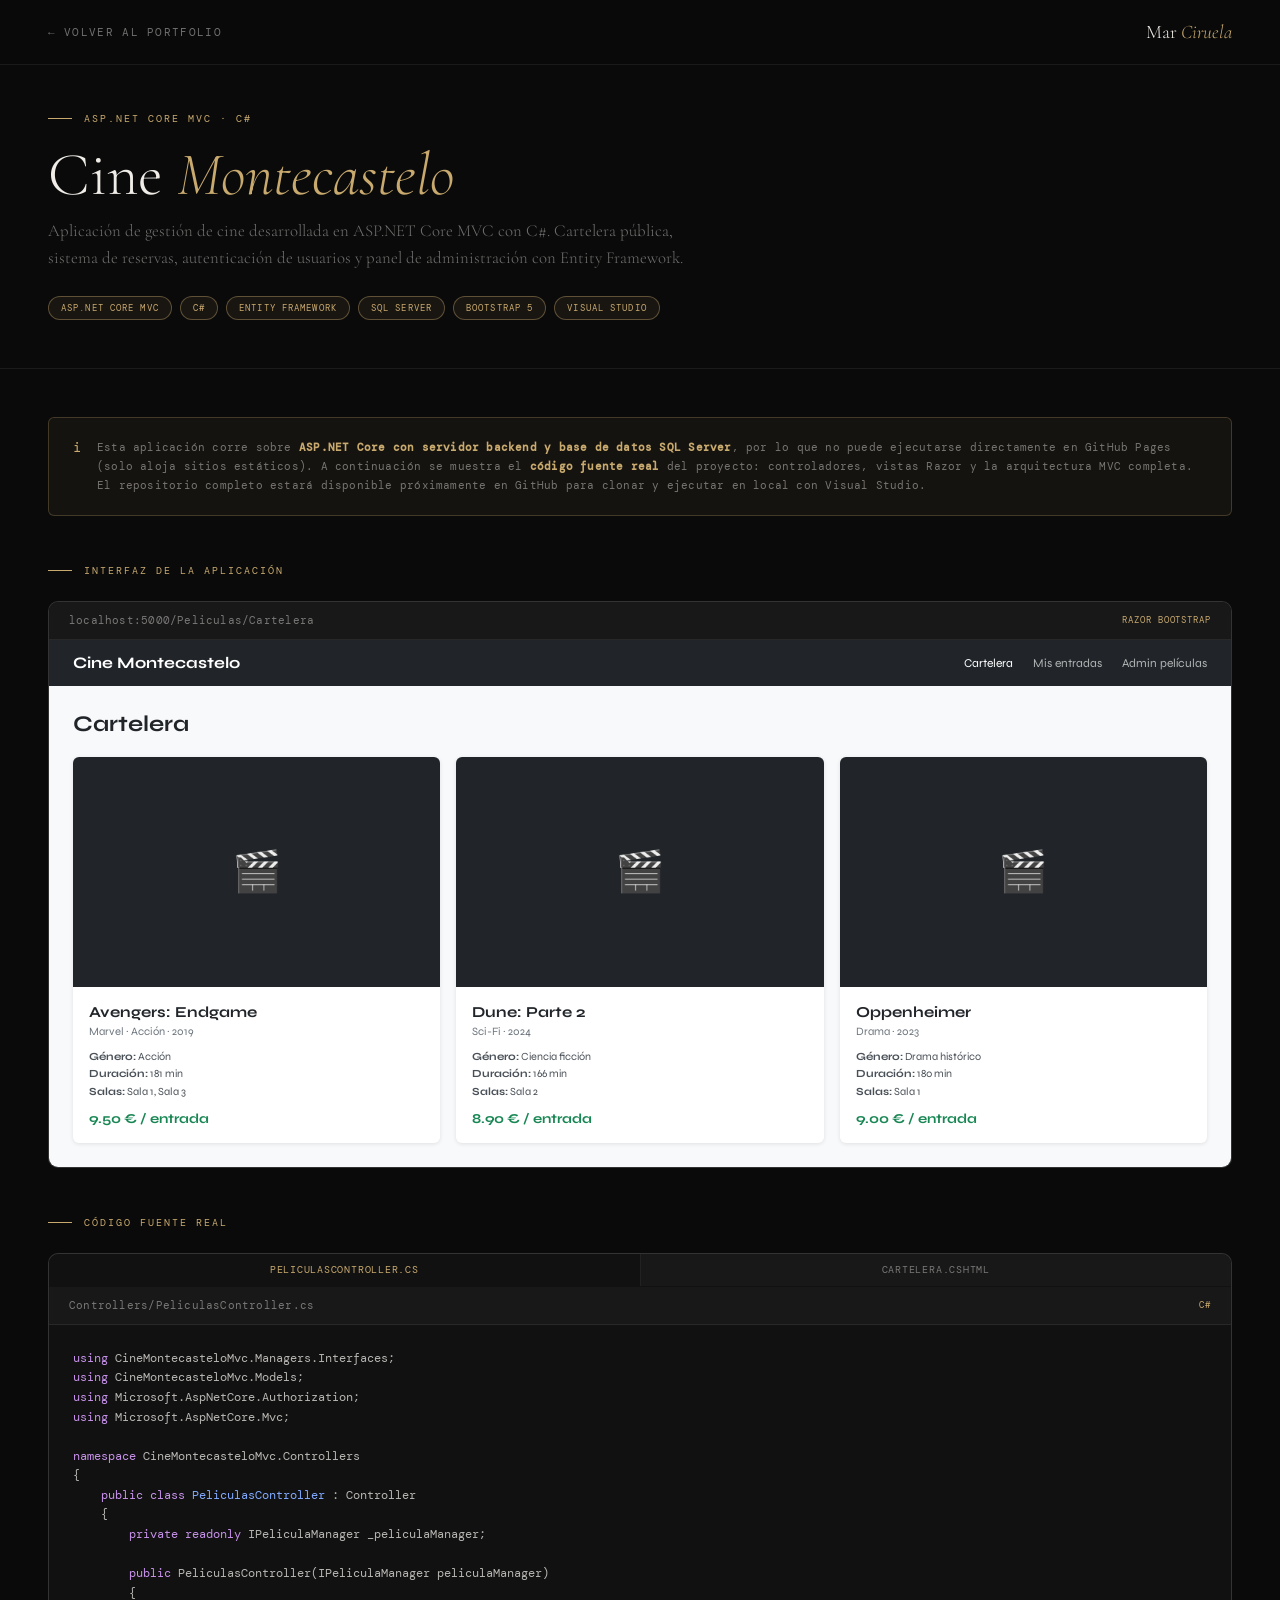
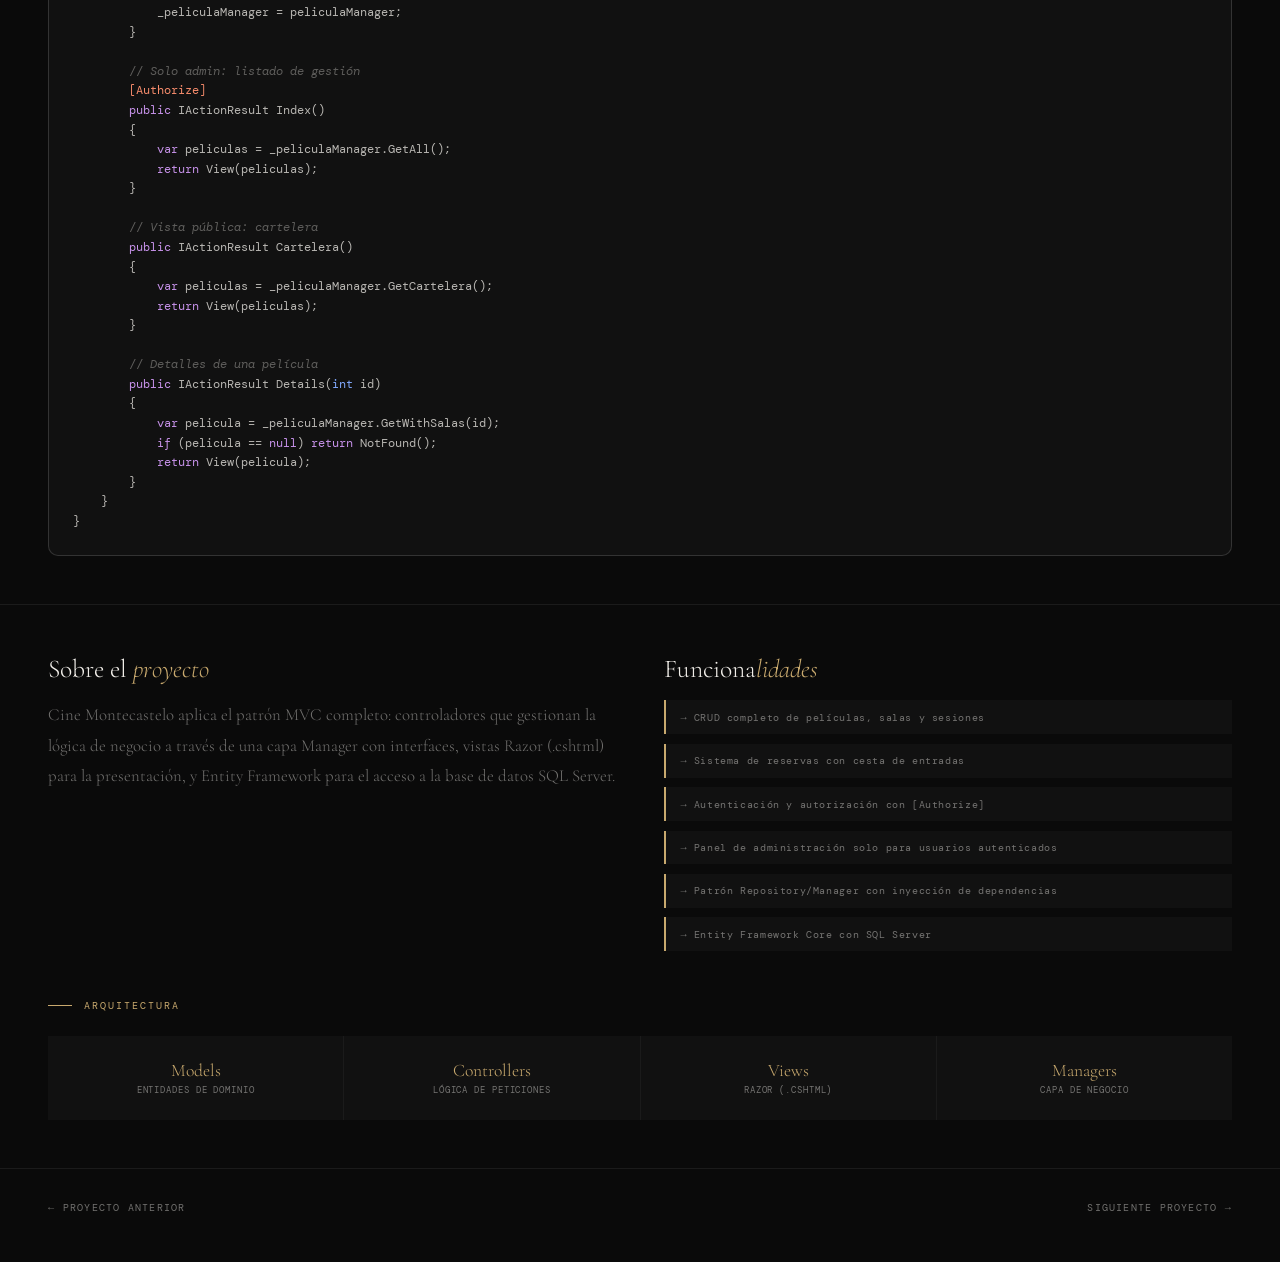
<file: proyectos/cine-montecastelo.html>
<!DOCTYPE html>
<html lang="es">
<head>
  <meta charset="UTF-8">
  <meta name="viewport" content="width=device-width, initial-scale=1.0">
  <title>Cine Montecastelo — Mar Ciruela</title>
  <link href="https://fonts.googleapis.com/css2?family=Cormorant+Garamond:ital,wght@0,300;1,300;1,400&family=DM+Mono:wght@300;400&family=Syne:wght@400;700&display=swap" rel="stylesheet">
  <link rel="icon" type="image/svg+xml" href="../assets/logo/logo-main.svg">
  <style>
    *, *::before, *::after { margin: 0; padding: 0; box-sizing: border-box; }
    :root {
      --bg: #0a0a0a; --bg2: #111111; --bg3: #181818;
      --border: rgba(255,255,255,0.07); --border2: rgba(255,255,255,0.14);
      --text: #f0ede8; --muted: rgba(240,237,232,0.45);
      --accent: #c8a96e; --accent2: #e8d5b0;
      --font-display: 'Syne', sans-serif;
      --font-serif: 'Cormorant Garamond', serif;
      --font-mono: 'DM Mono', monospace;
    }
    body { background: var(--bg); color: var(--text); font-family: var(--font-display); }
    nav { position: fixed; top: 0; left: 0; right: 0; z-index: 100; display: flex; align-items: center; justify-content: space-between; padding: 1.25rem 3rem; border-bottom: 0.5px solid var(--border); background: rgba(10,10,10,0.92); backdrop-filter: blur(16px); }
    .nav-back { font-family: var(--font-mono); font-size: 0.68rem; letter-spacing: 0.12em; text-transform: uppercase; color: var(--muted); text-decoration: none; display: flex; align-items: center; gap: 0.5rem; transition: color 0.2s; }
    .nav-back:hover { color: var(--accent); }
    .nav-logo { font-family: var(--font-serif); font-size: 1.2rem; font-weight: 300; color: var(--text); }
    .nav-logo span { color: var(--accent); font-style: italic; }
    .project-hero { padding: 7rem 3rem 3rem; border-bottom: 0.5px solid var(--border); }
    .project-cat { font-family: var(--font-mono); font-size: 0.62rem; letter-spacing: 0.2em; text-transform: uppercase; color: var(--accent); display: flex; align-items: center; gap: 0.75rem; margin-bottom: 1.25rem; }
    .project-cat::before { content: ''; display: block; width: 24px; height: 1px; background: var(--accent); }
    .project-title { font-family: var(--font-serif); font-size: clamp(2.2rem, 5vw, 3.8rem); font-weight: 300; line-height: 1; margin-bottom: 0.75rem; }
    .project-title em { font-style: italic; color: var(--accent); }
    .project-desc { font-family: var(--font-serif); font-size: 1.05rem; font-weight: 300; color: var(--muted); max-width: 640px; line-height: 1.6; margin-bottom: 1.5rem; }
    .project-tags { display: flex; flex-wrap: wrap; gap: 0.5rem; }
    .tag { font-family: var(--font-mono); font-size: 0.58rem; letter-spacing: 0.12em; text-transform: uppercase; color: var(--accent); border: 0.5px solid rgba(200,169,110,0.4); background: rgba(200,169,110,0.08); padding: 0.32rem 0.75rem; border-radius: 100px; }

    /* AVISO SERVIDOR */
    .server-notice {
      margin: 3rem 3rem 0; padding: 1.25rem 1.5rem;
      background: rgba(200,169,110,0.06); border: 0.5px solid rgba(200,169,110,0.25);
      border-radius: 6px; display: flex; align-items: flex-start; gap: 1rem;
    }
    .server-notice-icon { color: var(--accent); font-family: var(--font-mono); font-size: 0.9rem; flex-shrink: 0; }
    .server-notice-text { font-family: var(--font-mono); font-size: 0.66rem; line-height: 1.8; color: var(--muted); letter-spacing: 0.02em; }
    .server-notice-text strong { color: var(--accent); }

    .demo-section { padding: 3rem; }
    .section-label { font-family: var(--font-mono); font-size: 0.62rem; letter-spacing: 0.2em; text-transform: uppercase; color: var(--accent); display: flex; align-items: center; gap: 0.75rem; margin-bottom: 1.5rem; }
    .section-label::before { content: ''; display: block; width: 24px; height: 1px; background: var(--accent); }

    /* CÓDIGO REAL */
    .code-frame { background: var(--bg2); border: 0.5px solid var(--border2); border-radius: 10px; overflow: hidden; }
    .code-bar { background: var(--bg3); padding: 0.75rem 1.25rem; display: flex; align-items: center; justify-content: space-between; border-bottom: 0.5px solid var(--border); }
    .code-filename { font-family: var(--font-mono); font-size: 0.66rem; color: var(--muted); letter-spacing: 0.02em; }
    .code-lang { font-family: var(--font-mono); font-size: 0.58rem; letter-spacing: 0.1em; color: var(--accent); text-transform: uppercase; }

    /* RECREACIÓN INTERFAZ BOOTSTRAP REAL */
    .aspx-window { background: #f8f9fa; font-family: 'Syne', sans-serif; }
    .aspx-nav { background: #212529; padding: 0.85rem 1.5rem; display: flex; align-items: center; justify-content: space-between; }
    .aspx-brand { color: white; font-weight: 700; font-size: 1rem; }
    .aspx-links { display: flex; gap: 1.25rem; }
    .aspx-link { color: rgba(255,255,255,0.65); font-size: 0.75rem; }
    .aspx-link-active { color: white; }
    .aspx-body { padding: 1.5rem; }
    .aspx-title { font-size: 1.4rem; color: #212529; font-weight: 700; margin-bottom: 1.25rem; }
    .aspx-cards { display: grid; grid-template-columns: repeat(3, 1fr); gap: 1rem; }
    .aspx-card { background: white; border-radius: 6px; overflow: hidden; box-shadow: 0 1px 4px rgba(0,0,0,0.1); }
    .aspx-card-img { width: 100%; aspect-ratio: 16/10; background: #212529; display: flex; align-items: center; justify-content: center; font-size: 2.5rem; }
    .aspx-card-body { padding: 1rem; }
    .aspx-card-title { font-size: 0.95rem; font-weight: 700; color: #212529; margin-bottom: 0.3rem; }
    .aspx-card-text { font-size: 0.7rem; color: #6c757d; margin-bottom: 0.6rem; }
    .aspx-card-list { font-size: 0.68rem; color: #495057; list-style: none; margin-bottom: 0.6rem; line-height: 1.6; }
    .aspx-card-price { font-size: 0.85rem; font-weight: 700; color: #198754; }
    .code-body { padding: 1.5rem; overflow-x: auto; }
    .code-body pre { font-family: 'DM Mono', monospace; font-size: 0.72rem; line-height: 1.7; color: rgba(240,237,232,0.75); white-space: pre; }
    .code-body .kw { color: #c792ea; }
    .code-body .ty { color: #82aaff; }
    .code-body .str { color: #c3e88d; }
    .code-body .cm { color: rgba(240,237,232,0.35); font-style: italic; }
    .code-body .an { color: #f78c6c; }

    .code-tabs { display: flex; gap: 1px; background: var(--border); margin-bottom: 1px; }
    .code-tab { flex: 1; padding: 0.6rem; text-align: center; background: var(--bg3); font-family: var(--font-mono); font-size: 0.6rem; letter-spacing: 0.08em; text-transform: uppercase; color: var(--muted); cursor: pointer; transition: all 0.2s; }
    .code-tab.active { color: var(--accent); background: var(--bg2); }

    .project-info { padding: 3rem; display: grid; grid-template-columns: 1fr 1fr; gap: 3rem; border-top: 0.5px solid var(--border); }
    .info-block h3 { font-family: var(--font-serif); font-size: 1.6rem; font-weight: 300; margin-bottom: 1rem; }
    .info-block h3 em { font-style: italic; color: var(--accent); }
    .info-block p { font-family: var(--font-serif); font-size: 1.05rem; font-weight: 300; color: var(--muted); line-height: 1.8; }
    .features { list-style: none; display: flex; flex-direction: column; gap: 0.6rem; }
    .features li { font-family: var(--font-mono); font-size: 0.64rem; letter-spacing: 0.06em; color: var(--muted); padding: 0.65rem 0.9rem; background: var(--bg2); border-left: 2px solid var(--accent); }

    .architecture { padding: 0 3rem 3rem; }
    .arch-grid { display: grid; grid-template-columns: repeat(4, 1fr); gap: 1px; background: var(--border); }
    .arch-cell { background: var(--bg2); padding: 1.5rem; text-align: center; }
    .arch-name { font-family: var(--font-serif); font-size: 1.1rem; font-weight: 300; color: var(--accent); }
    .arch-desc { font-family: var(--font-mono); font-size: 0.56rem; letter-spacing: 0.1em; text-transform: uppercase; color: var(--muted); margin-top: 0.2rem; }

    .project-nav { padding: 2rem 3rem 3rem; display: flex; justify-content: space-between; align-items: center; border-top: 0.5px solid var(--border); }
    .project-nav a { font-family: var(--font-mono); font-size: 0.64rem; letter-spacing: 0.12em; text-transform: uppercase; color: var(--muted); text-decoration: none; transition: color 0.2s; }
    .project-nav a:hover { color: var(--accent); }

    @media (max-width: 768px) {
      nav { padding: 1rem 1.5rem; }
      .project-hero { padding: 5rem 1.5rem 2rem; }
      .server-notice { margin: 2rem 1.5rem 0; }
      .demo-section, .architecture { padding: 2rem 1.5rem; }
      .project-info { grid-template-columns: 1fr; gap: 1.5rem; padding: 2rem 1.5rem; }
      .arch-grid { grid-template-columns: repeat(2, 1fr); }
      .code-body { padding: 1rem; }
      .code-body pre { font-size: 0.62rem; }
      .project-nav { padding: 1.5rem; flex-direction: column; gap: 1rem; }
    }
  </style>
</head>
<body>

<nav>
  <a href="../index.html#portfolio" class="nav-back">← Volver al portfolio</a>
  <div class="nav-logo">Mar <span>Ciruela</span></div>
</nav>

<section class="project-hero">
  <div class="project-cat">ASP.NET Core MVC · C#</div>
  <h1 class="project-title">Cine <em>Montecastelo</em></h1>
  <p class="project-desc">Aplicación de gestión de cine desarrollada en ASP.NET Core MVC con C#. Cartelera pública, sistema de reservas, autenticación de usuarios y panel de administración con Entity Framework.</p>
  <div class="project-tags">
    <span class="tag">ASP.NET Core MVC</span>
    <span class="tag">C#</span>
    <span class="tag">Entity Framework</span>
    <span class="tag">SQL Server</span>
    <span class="tag">Bootstrap 5</span>
    <span class="tag">Visual Studio</span>
  </div>
</section>

<div class="server-notice">
  <span class="server-notice-icon">i</span>
  <span class="server-notice-text">
    Esta aplicación corre sobre <strong>ASP.NET Core con servidor backend y base de datos SQL Server</strong>, por lo que no puede ejecutarse directamente en GitHub Pages (solo aloja sitios estáticos). 
    A continuación se muestra el <strong>código fuente real</strong> del proyecto: controladores, vistas Razor y la arquitectura MVC completa. 
    El repositorio completo estará disponible próximamente en GitHub para clonar y ejecutar en local con Visual Studio.
  </span>
</div>

<section class="demo-section">
  <div class="section-label">Interfaz de la aplicación</div>
  <div class="code-frame">
    <div class="code-bar">
      <span class="code-filename">localhost:5000/Peliculas/Cartelera</span>
      <span class="code-lang">Razor Bootstrap</span>
    </div>
    <div class="aspx-window">
      <div class="aspx-nav">
        <div class="aspx-brand">Cine Montecastelo</div>
        <div class="aspx-links">
          <span class="aspx-link aspx-link-active">Cartelera</span>
          <span class="aspx-link">Mis entradas</span>
          <span class="aspx-link">Admin películas</span>
        </div>
      </div>
      <div class="aspx-body">
        <h2 class="aspx-title">Cartelera</h2>
        <div class="aspx-cards">
          <div class="aspx-card">
            <div class="aspx-card-img">🎬</div>
            <div class="aspx-card-body">
              <div class="aspx-card-title">Avengers: Endgame</div>
              <div class="aspx-card-text">Marvel · Acción · 2019</div>
              <ul class="aspx-card-list">
                <li><strong>Género:</strong> Acción</li>
                <li><strong>Duración:</strong> 181 min</li>
                <li><strong>Salas:</strong> Sala 1, Sala 3</li>
              </ul>
              <div class="aspx-card-price">9.50 € / entrada</div>
            </div>
          </div>
          <div class="aspx-card">
            <div class="aspx-card-img">🎬</div>
            <div class="aspx-card-body">
              <div class="aspx-card-title">Dune: Parte 2</div>
              <div class="aspx-card-text">Sci-Fi · 2024</div>
              <ul class="aspx-card-list">
                <li><strong>Género:</strong> Ciencia ficción</li>
                <li><strong>Duración:</strong> 166 min</li>
                <li><strong>Salas:</strong> Sala 2</li>
              </ul>
              <div class="aspx-card-price">8.90 € / entrada</div>
            </div>
          </div>
          <div class="aspx-card">
            <div class="aspx-card-img">🎬</div>
            <div class="aspx-card-body">
              <div class="aspx-card-title">Oppenheimer</div>
              <div class="aspx-card-text">Drama · 2023</div>
              <ul class="aspx-card-list">
                <li><strong>Género:</strong> Drama histórico</li>
                <li><strong>Duración:</strong> 180 min</li>
                <li><strong>Salas:</strong> Sala 1</li>
              </ul>
              <div class="aspx-card-price">9.00 € / entrada</div>
            </div>
          </div>
        </div>
      </div>
    </div>
  </div>
</section>

<section class="demo-section" style="padding-top:0">
  <div class="section-label">Código fuente real</div>
  <div class="code-frame">
    <div class="code-tabs">
      <div class="code-tab active">PeliculasController.cs</div>
      <div class="code-tab">Cartelera.cshtml</div>
    </div>
    <div class="code-bar">
      <span class="code-filename">Controllers/PeliculasController.cs</span>
      <span class="code-lang">C#</span>
    </div>
    <div class="code-body">
<pre><span class="kw">using</span> CineMontecasteloMvc.Managers.Interfaces;
<span class="kw">using</span> CineMontecasteloMvc.Models;
<span class="kw">using</span> Microsoft.AspNetCore.Authorization;
<span class="kw">using</span> Microsoft.AspNetCore.Mvc;

<span class="kw">namespace</span> CineMontecasteloMvc.Controllers
{
    <span class="kw">public class</span> <span class="ty">PeliculasController</span> : Controller
    {
        <span class="kw">private readonly</span> IPeliculaManager _peliculaManager;

        <span class="kw">public</span> PeliculasController(IPeliculaManager peliculaManager)
        {
            _peliculaManager = peliculaManager;
        }

        <span class="cm">// Solo admin: listado de gestión</span>
        <span class="an">[Authorize]</span>
        <span class="kw">public</span> IActionResult Index()
        {
            <span class="kw">var</span> peliculas = _peliculaManager.GetAll();
            <span class="kw">return</span> View(peliculas);
        }

        <span class="cm">// Vista pública: cartelera</span>
        <span class="kw">public</span> IActionResult Cartelera()
        {
            <span class="kw">var</span> peliculas = _peliculaManager.GetCartelera();
            <span class="kw">return</span> View(peliculas);
        }

        <span class="cm">// Detalles de una película</span>
        <span class="kw">public</span> IActionResult Details(<span class="ty">int</span> id)
        {
            <span class="kw">var</span> pelicula = _peliculaManager.GetWithSalas(id);
            <span class="kw">if</span> (pelicula == <span class="kw">null</span>) <span class="kw">return</span> NotFound();
            <span class="kw">return</span> View(pelicula);
        }
    }
}</pre>
    </div>
  </div>
</section>

<section class="project-info">
  <div class="info-block">
    <h3>Sobre el <em>proyecto</em></h3>
    <p>Cine Montecastelo aplica el patrón MVC completo: controladores que gestionan la lógica de negocio a través de una capa Manager con interfaces, vistas Razor (.cshtml) para la presentación, y Entity Framework para el acceso a la base de datos SQL Server.</p>
  </div>
  <div class="info-block">
    <h3>Funciona<em>lidades</em></h3>
    <ul class="features">
      <li>→ CRUD completo de películas, salas y sesiones</li>
      <li>→ Sistema de reservas con cesta de entradas</li>
      <li>→ Autenticación y autorización con [Authorize]</li>
      <li>→ Panel de administración solo para usuarios autenticados</li>
      <li>→ Patrón Repository/Manager con inyección de dependencias</li>
      <li>→ Entity Framework Core con SQL Server</li>
    </ul>
  </div>
</section>

<section class="architecture">
  <div class="section-label">Arquitectura</div>
  <div class="arch-grid">
    <div class="arch-cell"><div class="arch-name">Models</div><div class="arch-desc">Entidades de dominio</div></div>
    <div class="arch-cell"><div class="arch-name">Controllers</div><div class="arch-desc">Lógica de peticiones</div></div>
    <div class="arch-cell"><div class="arch-name">Views</div><div class="arch-desc">Razor (.cshtml)</div></div>
    <div class="arch-cell"><div class="arch-name">Managers</div><div class="arch-desc">Capa de negocio</div></div>
  </div>
</section>

<div class="project-nav">
  <a href="ecommerce-reposteria.html">← Proyecto anterior</a>
  <a href="minigranja.html">Siguiente proyecto →</a>
</div>

</body>
</html>
</file>
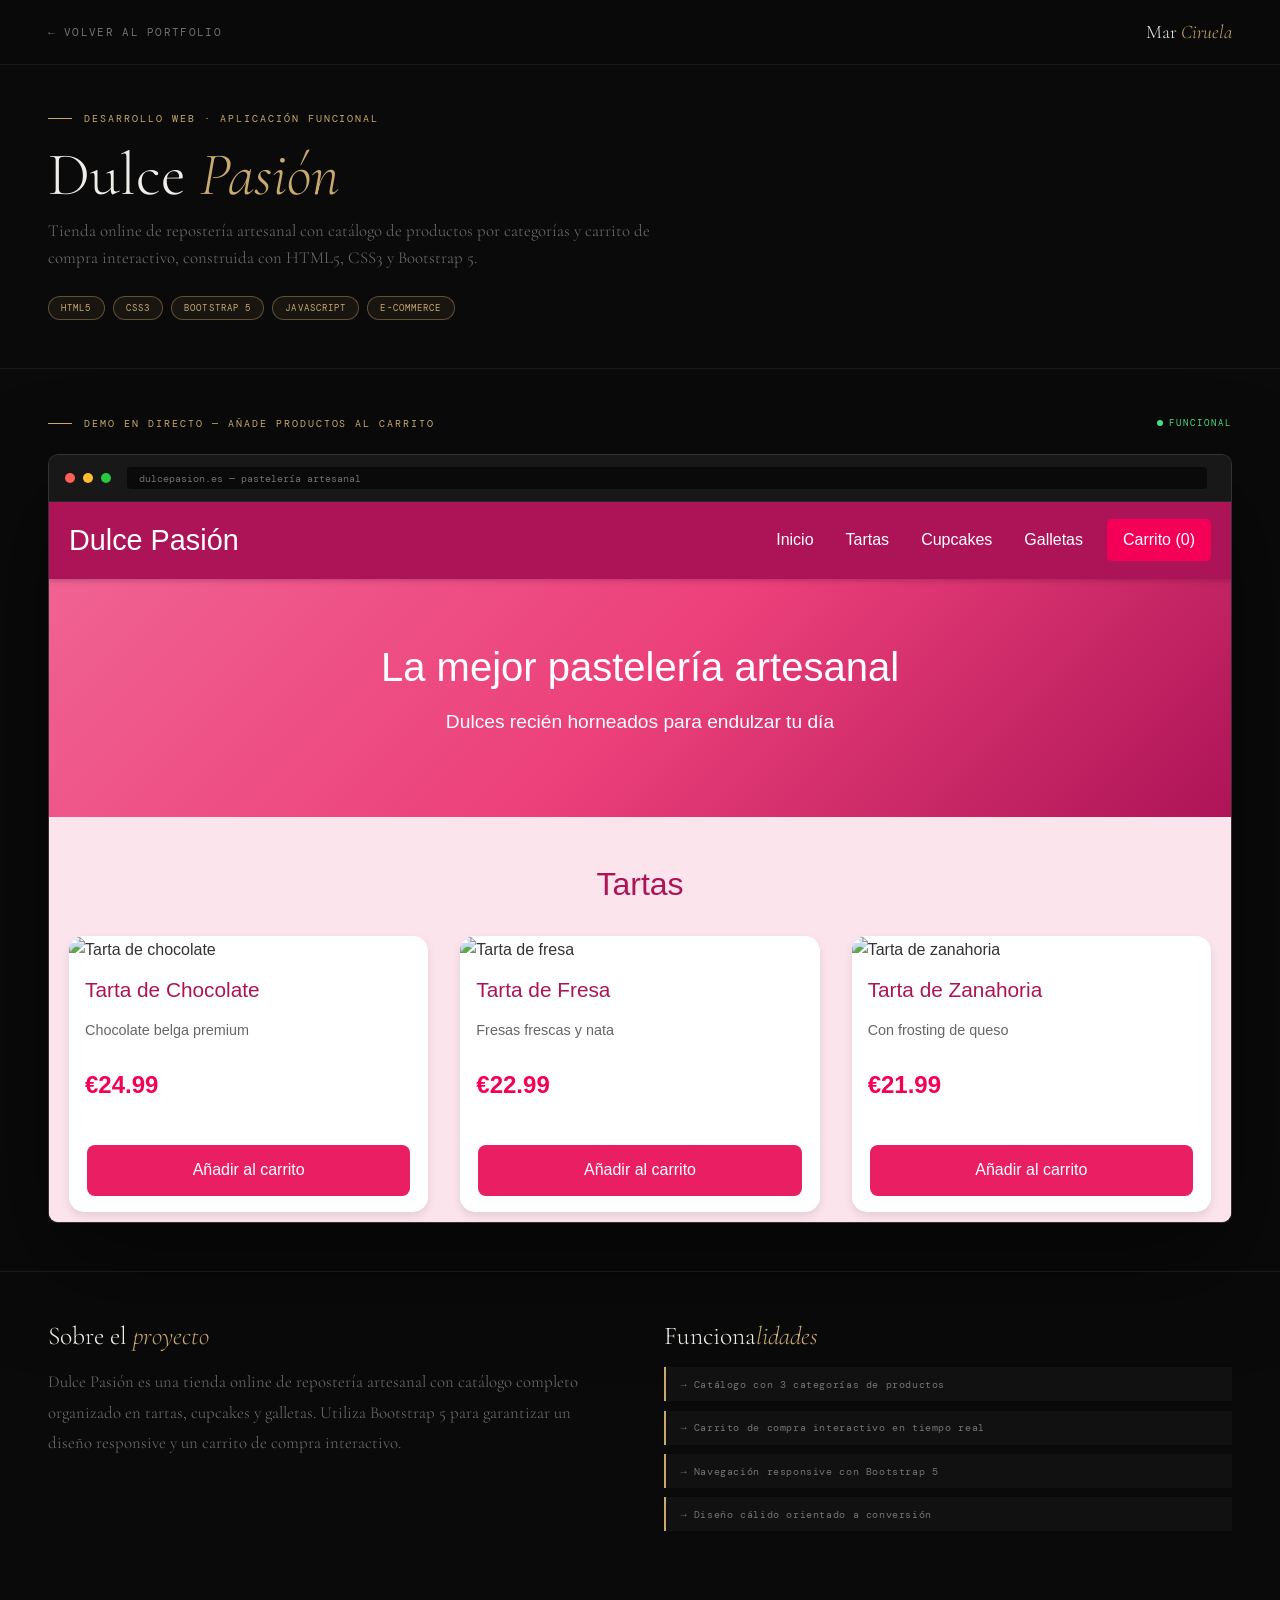
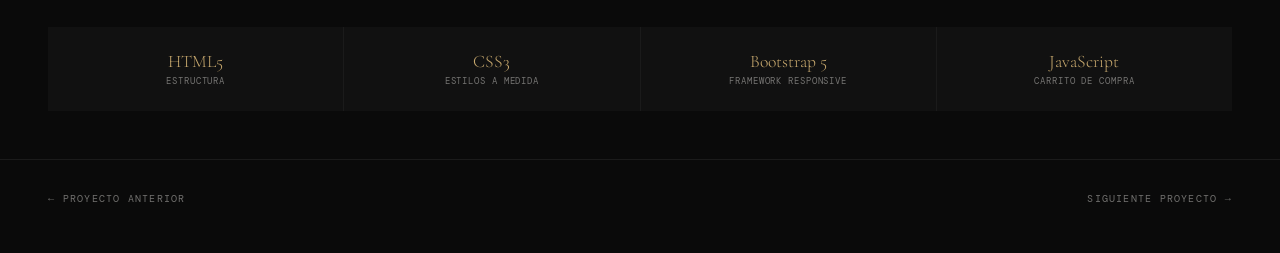
<file: proyectos/ecommerce-reposteria.html>
<!DOCTYPE html>
<html lang="es">
<head>
  <meta charset="UTF-8">
  <meta name="viewport" content="width=device-width, initial-scale=1.0">
  <title>Dulce Pasión — Mar Ciruela</title>
  <link href="https://fonts.googleapis.com/css2?family=Cormorant+Garamond:ital,wght@0,300;1,300;1,400&family=DM+Mono:wght@300;400&family=Syne:wght@400;700&display=swap" rel="stylesheet">
  <link rel="icon" type="image/svg+xml" href="../assets/logo/logo-main.svg">
  <style>
    *, *::before, *::after { margin: 0; padding: 0; box-sizing: border-box; }
    :root {
      --bg: #0a0a0a; --bg2: #111111; --bg3: #181818;
      --border: rgba(255,255,255,0.07); --border2: rgba(255,255,255,0.14);
      --text: #f0ede8; --muted: rgba(240,237,232,0.45);
      --accent: #c8a96e; --accent2: #e8d5b0;
      --font-display: 'Syne', sans-serif;
      --font-serif: 'Cormorant Garamond', serif;
      --font-mono: 'DM Mono', monospace;
    }
    body { background: var(--bg); color: var(--text); font-family: var(--font-display); }
    nav { position: fixed; top: 0; left: 0; right: 0; z-index: 100; display: flex; align-items: center; justify-content: space-between; padding: 1.25rem 3rem; border-bottom: 0.5px solid var(--border); background: rgba(10,10,10,0.92); backdrop-filter: blur(16px); }
    .nav-back { font-family: var(--font-mono); font-size: 0.68rem; letter-spacing: 0.12em; text-transform: uppercase; color: var(--muted); text-decoration: none; display: flex; align-items: center; gap: 0.5rem; transition: color 0.2s; }
    .nav-back:hover { color: var(--accent); }
    .nav-logo { font-family: var(--font-serif); font-size: 1.2rem; font-weight: 300; color: var(--text); }
    .nav-logo span { color: var(--accent); font-style: italic; }
    .project-hero { padding: 7rem 3rem 3rem; border-bottom: 0.5px solid var(--border); }
    .project-cat { font-family: var(--font-mono); font-size: 0.62rem; letter-spacing: 0.2em; text-transform: uppercase; color: var(--accent); display: flex; align-items: center; gap: 0.75rem; margin-bottom: 1.25rem; }
    .project-cat::before { content: ''; display: block; width: 24px; height: 1px; background: var(--accent); }
    .project-title { font-family: var(--font-serif); font-size: clamp(2.2rem, 5vw, 3.8rem); font-weight: 300; line-height: 1; margin-bottom: 0.75rem; }
    .project-title em { font-style: italic; color: var(--accent); }
    .project-desc { font-family: var(--font-serif); font-size: 1.05rem; font-weight: 300; color: var(--muted); max-width: 640px; line-height: 1.6; margin-bottom: 1.5rem; }
    .project-tags { display: flex; flex-wrap: wrap; gap: 0.5rem; }
    .tag { font-family: var(--font-mono); font-size: 0.58rem; letter-spacing: 0.12em; text-transform: uppercase; color: var(--accent); border: 0.5px solid rgba(200,169,110,0.4); background: rgba(200,169,110,0.08); padding: 0.32rem 0.75rem; border-radius: 100px; }
    .demo-section { padding: 3rem; }
    .section-label { font-family: var(--font-mono); font-size: 0.62rem; letter-spacing: 0.2em; text-transform: uppercase; color: var(--accent); display: flex; align-items: center; justify-content: space-between; margin-bottom: 1.5rem; }
    .section-label-text { display: flex; align-items: center; gap: 0.75rem; }
    .section-label-text::before { content: ''; display: block; width: 24px; height: 1px; background: var(--accent); }
    .live-badge { display: flex; align-items: center; gap: 0.4rem; font-size: 0.58rem; color: #4ade80; }
    .live-dot { width: 6px; height: 6px; border-radius: 50%; background: #4ade80; animation: pulse 2s infinite; }
    @keyframes pulse { 0%,100% { opacity: 1; } 50% { opacity: 0.3; } }
    .browser-frame { background: var(--bg2); border: 0.5px solid var(--border2); border-radius: 10px; overflow: hidden; box-shadow: 0 40px 100px rgba(0,0,0,0.5); }
    .browser-bar { background: var(--bg3); padding: 0.75rem 1rem; display: flex; align-items: center; gap: 0.5rem; border-bottom: 0.5px solid var(--border); }
    .browser-dot { width: 10px; height: 10px; border-radius: 50%; }
    .browser-dot:nth-child(1) { background: #ff5f57; }
    .browser-dot:nth-child(2) { background: #febc2e; }
    .browser-dot:nth-child(3) { background: #28c840; }
    .browser-url { flex: 1; background: var(--bg); border-radius: 4px; padding: 0.3rem 0.75rem; margin: 0 0.5rem; font-family: var(--font-mono); font-size: 0.62rem; color: var(--muted); }
    .browser-content { width: 100%; height: 80vh; border: none; display: block; background: #fff8f5; }
    .project-info { padding: 3rem; display: grid; grid-template-columns: 1fr 1fr; gap: 3rem; border-top: 0.5px solid var(--border); }
    .info-block h3 { font-family: var(--font-serif); font-size: 1.6rem; font-weight: 300; margin-bottom: 1rem; }
    .info-block h3 em { font-style: italic; color: var(--accent); }
    .info-block p { font-family: var(--font-serif); font-size: 1.05rem; font-weight: 300; color: var(--muted); line-height: 1.8; }
    .features { list-style: none; display: flex; flex-direction: column; gap: 0.6rem; }
    .features li { font-family: var(--font-mono); font-size: 0.64rem; letter-spacing: 0.06em; color: var(--muted); padding: 0.65rem 0.9rem; background: var(--bg2); border-left: 2px solid var(--accent); }
    .tech-stack { padding: 2rem 3rem 3rem; }
    .tech-grid { display: grid; grid-template-columns: repeat(4, 1fr); gap: 1px; background: var(--border); margin-top: 1rem; }
    .tech-cell { background: var(--bg2); padding: 1.5rem; text-align: center; }
    .tech-name { font-family: var(--font-serif); font-size: 1.1rem; font-weight: 300; color: var(--accent); }
    .tech-desc { font-family: var(--font-mono); font-size: 0.56rem; letter-spacing: 0.1em; text-transform: uppercase; color: var(--muted); margin-top: 0.2rem; }
    .project-nav { padding: 2rem 3rem 3rem; display: flex; justify-content: space-between; align-items: center; border-top: 0.5px solid var(--border); }
    .project-nav a { font-family: var(--font-mono); font-size: 0.64rem; letter-spacing: 0.12em; text-transform: uppercase; color: var(--muted); text-decoration: none; transition: color 0.2s; }
    .project-nav a:hover { color: var(--accent); }
    @media (max-width: 768px) {
      nav { padding: 1rem 1.5rem; }
      .project-hero { padding: 5rem 1.5rem 2rem; }
      .demo-section { padding: 2rem 1.5rem; }
      .project-info { grid-template-columns: 1fr; gap: 1.5rem; padding: 2rem 1.5rem; }
      .tech-stack { padding: 1rem 1.5rem 2rem; }
      .tech-grid { grid-template-columns: repeat(2, 1fr); }
      .browser-content { height: 70vh; }
      .project-nav { padding: 1.5rem; flex-direction: column; gap: 1rem; }
    }
  </style>
</head>
<body>

<nav>
  <a href="../index.html#portfolio" class="nav-back">← Volver al portfolio</a>
  <div class="nav-logo">Mar <span>Ciruela</span></div>
</nav>

<section class="project-hero">
  <div class="project-cat">Desarrollo web · Aplicación funcional</div>
  <h1 class="project-title">Dulce <em>Pasión</em></h1>
  <p class="project-desc">Tienda online de repostería artesanal con catálogo de productos por categorías y carrito de compra interactivo, construida con HTML5, CSS3 y Bootstrap 5.</p>
  <div class="project-tags">
    <span class="tag">HTML5</span>
    <span class="tag">CSS3</span>
    <span class="tag">Bootstrap 5</span>
    <span class="tag">JavaScript</span>
    <span class="tag">E-Commerce</span>
  </div>
</section>

<section class="demo-section">
  <div class="section-label">
    <span class="section-label-text">Demo en directo — añade productos al carrito</span>
    <span class="live-badge"><span class="live-dot"></span>FUNCIONAL</span>
  </div>
  <div class="browser-frame">
    <div class="browser-bar">
      <div class="browser-dot"></div>
      <div class="browser-dot"></div>
      <div class="browser-dot"></div>
      <div class="browser-url">dulcepasion.es — pastelería artesanal</div>
    </div>
    <iframe class="browser-content" src="ecommerce-reposteria/index.html" title="Dulce Pasión demo"></iframe>
  </div>
</section>

<section class="project-info">
  <div class="info-block">
    <h3>Sobre el <em>proyecto</em></h3>
    <p>Dulce Pasión es una tienda online de repostería artesanal con catálogo completo organizado en tartas, cupcakes y galletas. Utiliza Bootstrap 5 para garantizar un diseño responsive y un carrito de compra interactivo.</p>
  </div>
  <div class="info-block">
    <h3>Funciona<em>lidades</em></h3>
    <ul class="features">
      <li>→ Catálogo con 3 categorías de productos</li>
      <li>→ Carrito de compra interactivo en tiempo real</li>
      <li>→ Navegación responsive con Bootstrap 5</li>
      <li>→ Diseño cálido orientado a conversión</li>
    </ul>
  </div>
</section>

<section class="tech-stack">
  <div class="tech-grid">
    <div class="tech-cell"><div class="tech-name">HTML5</div><div class="tech-desc">Estructura</div></div>
    <div class="tech-cell"><div class="tech-name">CSS3</div><div class="tech-desc">Estilos a medida</div></div>
    <div class="tech-cell"><div class="tech-name">Bootstrap 5</div><div class="tech-desc">Framework responsive</div></div>
    <div class="tech-cell"><div class="tech-name">JavaScript</div><div class="tech-desc">Carrito de compra</div></div>
  </div>
</section>

<div class="project-nav">
  <a href="buscador-musica.html">← Proyecto anterior</a>
  <a href="cine-montecastelo.html">Siguiente proyecto →</a>
</div>

</body>
</html>
</file>
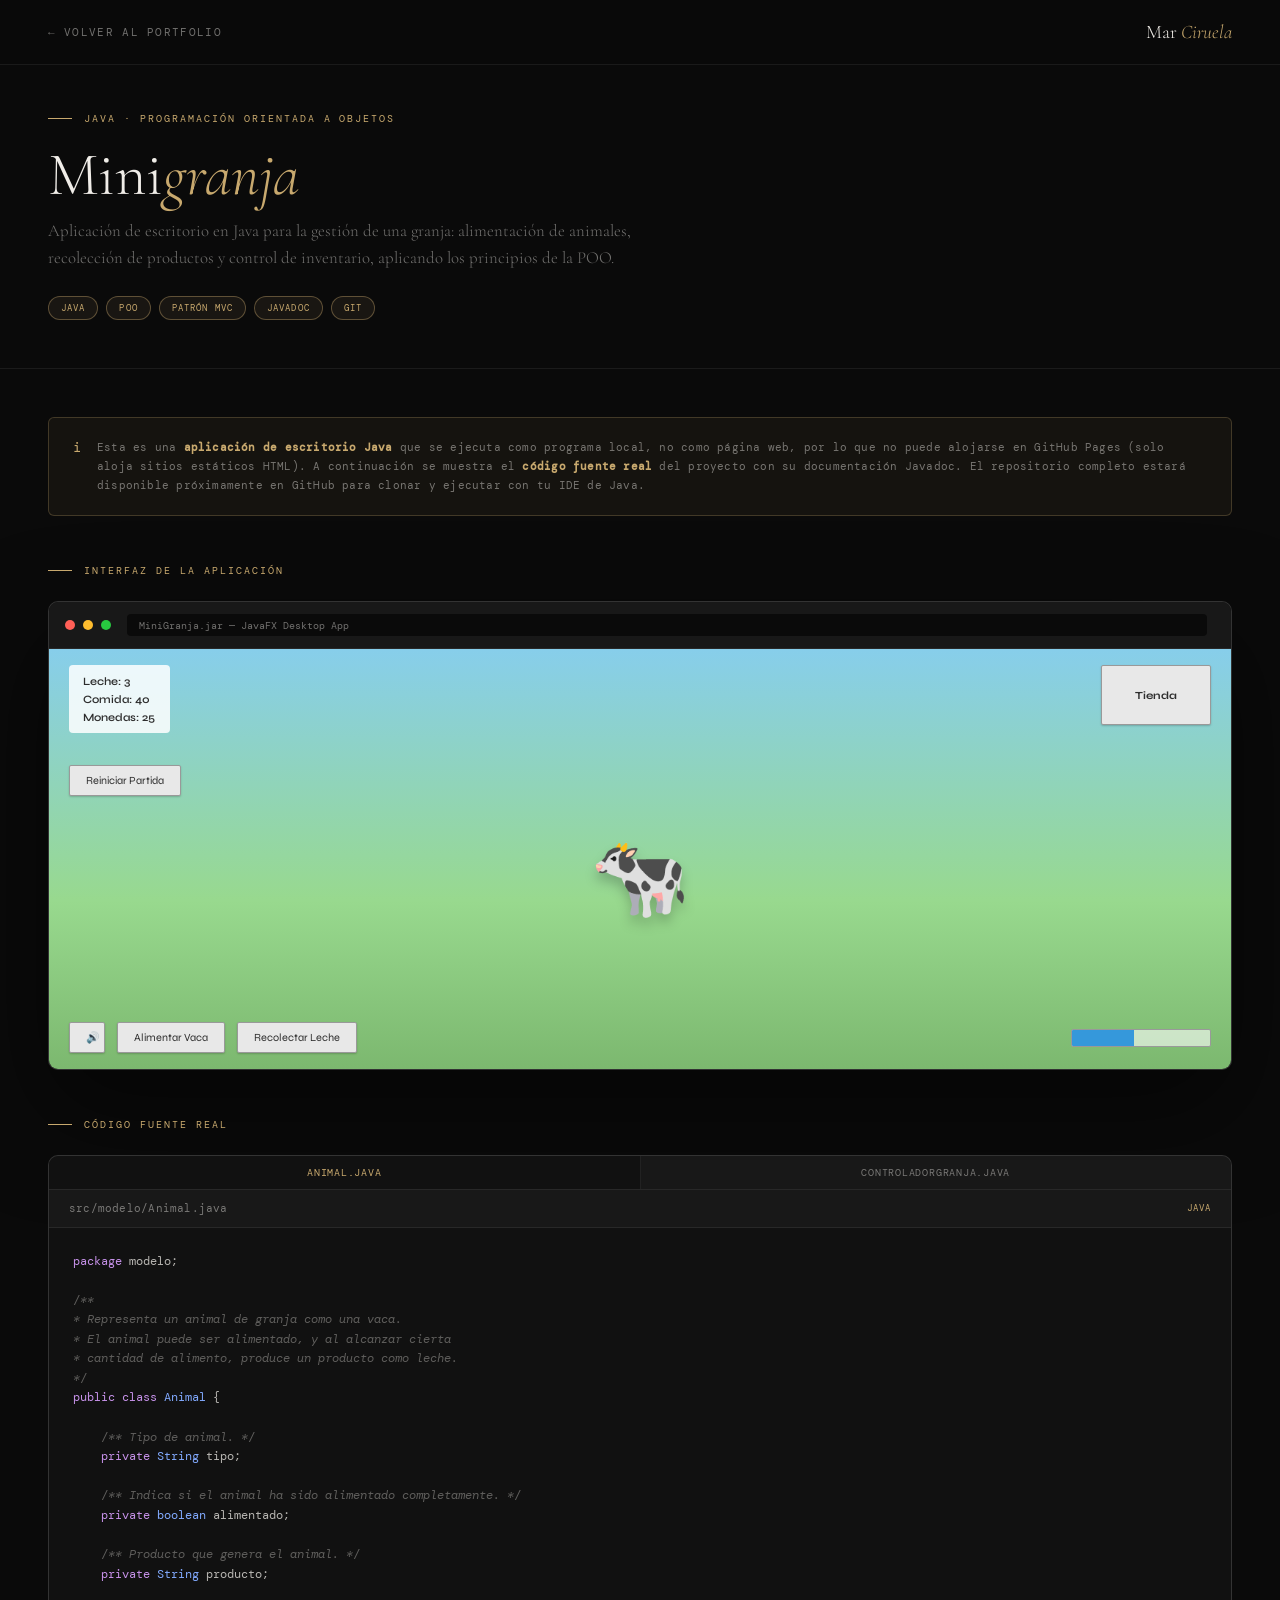
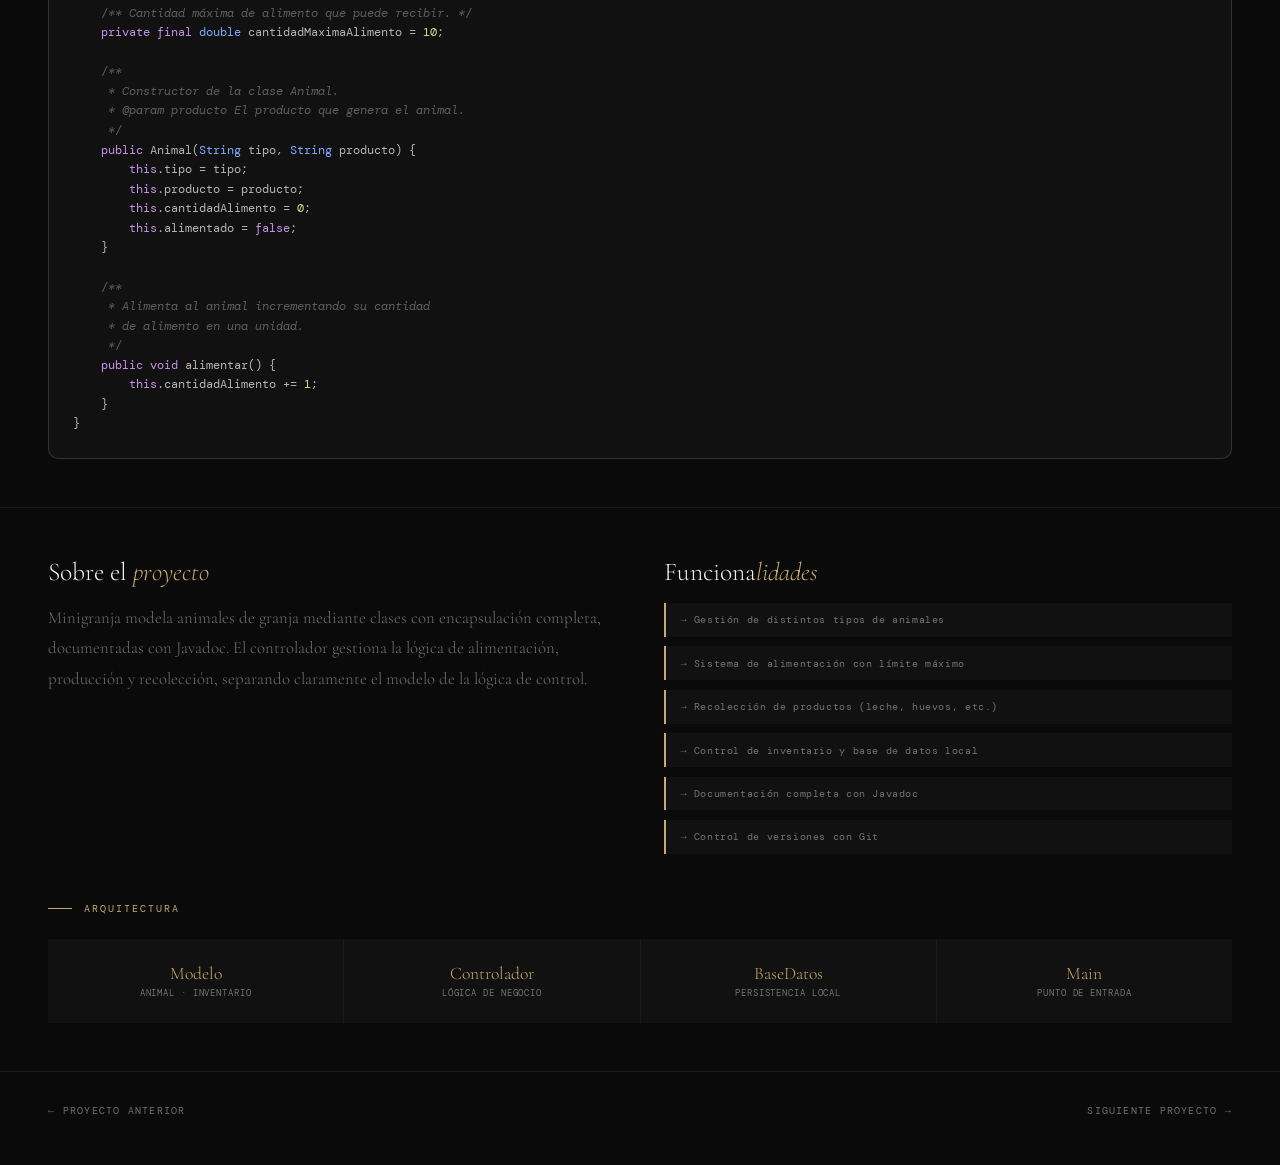
<file: proyectos/minigranja.html>
<!DOCTYPE html>
<html lang="es">
<head>
  <meta charset="UTF-8">
  <meta name="viewport" content="width=device-width, initial-scale=1.0">
  <title>Minigranja — Mar Ciruela</title>
  <link href="https://fonts.googleapis.com/css2?family=Cormorant+Garamond:ital,wght@0,300;1,300;1,400&family=DM+Mono:wght@300;400&family=Syne:wght@400;700&display=swap" rel="stylesheet">
  <link rel="icon" type="image/svg+xml" href="../assets/logo/logo-main.svg">
  <style>
    *, *::before, *::after { margin: 0; padding: 0; box-sizing: border-box; }
    :root {
      --bg: #0a0a0a; --bg2: #111111; --bg3: #181818;
      --border: rgba(255,255,255,0.07); --border2: rgba(255,255,255,0.14);
      --text: #f0ede8; --muted: rgba(240,237,232,0.45);
      --accent: #c8a96e; --accent2: #e8d5b0;
      --font-display: 'Syne', sans-serif;
      --font-serif: 'Cormorant Garamond', serif;
      --font-mono: 'DM Mono', monospace;
    }
    body { background: var(--bg); color: var(--text); font-family: var(--font-display); }
    nav { position: fixed; top: 0; left: 0; right: 0; z-index: 100; display: flex; align-items: center; justify-content: space-between; padding: 1.25rem 3rem; border-bottom: 0.5px solid var(--border); background: rgba(10,10,10,0.92); backdrop-filter: blur(16px); }
    .nav-back { font-family: var(--font-mono); font-size: 0.68rem; letter-spacing: 0.12em; text-transform: uppercase; color: var(--muted); text-decoration: none; display: flex; align-items: center; gap: 0.5rem; transition: color 0.2s; }
    .nav-back:hover { color: var(--accent); }
    .nav-logo { font-family: var(--font-serif); font-size: 1.2rem; font-weight: 300; color: var(--text); }
    .nav-logo span { color: var(--accent); font-style: italic; }
    .project-hero { padding: 7rem 3rem 3rem; border-bottom: 0.5px solid var(--border); }
    .project-cat { font-family: var(--font-mono); font-size: 0.62rem; letter-spacing: 0.2em; text-transform: uppercase; color: var(--accent); display: flex; align-items: center; gap: 0.75rem; margin-bottom: 1.25rem; }
    .project-cat::before { content: ''; display: block; width: 24px; height: 1px; background: var(--accent); }
    .project-title { font-family: var(--font-serif); font-size: clamp(2.2rem, 5vw, 3.8rem); font-weight: 300; line-height: 1; margin-bottom: 0.75rem; }
    .project-title em { font-style: italic; color: var(--accent); }
    .project-desc { font-family: var(--font-serif); font-size: 1.05rem; font-weight: 300; color: var(--muted); max-width: 640px; line-height: 1.6; margin-bottom: 1.5rem; }
    .project-tags { display: flex; flex-wrap: wrap; gap: 0.5rem; }
    .tag { font-family: var(--font-mono); font-size: 0.58rem; letter-spacing: 0.12em; text-transform: uppercase; color: var(--accent); border: 0.5px solid rgba(200,169,110,0.4); background: rgba(200,169,110,0.08); padding: 0.32rem 0.75rem; border-radius: 100px; }

    .server-notice { margin: 3rem 3rem 0; padding: 1.25rem 1.5rem; background: rgba(200,169,110,0.06); border: 0.5px solid rgba(200,169,110,0.25); border-radius: 6px; display: flex; align-items: flex-start; gap: 1rem; }
    .server-notice-icon { color: var(--accent); font-family: var(--font-mono); font-size: 0.9rem; flex-shrink: 0; }
    .server-notice-text { font-family: var(--font-mono); font-size: 0.66rem; line-height: 1.8; color: var(--muted); letter-spacing: 0.02em; }
    .server-notice-text strong { color: var(--accent); }

    .demo-section { padding: 3rem; }
    .section-label { font-family: var(--font-mono); font-size: 0.62rem; letter-spacing: 0.2em; text-transform: uppercase; color: var(--accent); display: flex; align-items: center; gap: 0.75rem; margin-bottom: 1.5rem; }
    .section-label::before { content: ''; display: block; width: 24px; height: 1px; background: var(--accent); }

    .browser-frame { background: var(--bg2); border: 0.5px solid var(--border2); border-radius: 10px; overflow: hidden; box-shadow: 0 40px 100px rgba(0,0,0,0.5); }
    .browser-bar { background: var(--bg3); padding: 0.75rem 1rem; display: flex; align-items: center; gap: 0.5rem; border-bottom: 0.5px solid var(--border); }
    .browser-dot { width: 10px; height: 10px; border-radius: 50%; }
    .browser-dot:nth-child(1) { background: #ff5f57; }
    .browser-dot:nth-child(2) { background: #febc2e; }
    .browser-dot:nth-child(3) { background: #28c840; }
    .browser-url { flex: 1; background: var(--bg); border-radius: 4px; padding: 0.3rem 0.75rem; margin: 0 0.5rem; font-family: var(--font-mono); font-size: 0.62rem; color: var(--muted); }

    /* RECREACIÓN VENTANA JAVAFX */
    .jfx-window { background: linear-gradient(180deg, #87ceeb 0%, #98d98e 60%, #7cb86f 100%); min-height: 420px; display: flex; flex-direction: column; font-family: 'Syne', sans-serif; position: relative; }
    .jfx-topbar { display: flex; justify-content: space-between; align-items: flex-start; padding: 1rem 1.25rem; }
    .jfx-stats { display: flex; flex-direction: column; gap: 0.3rem; background: rgba(255,255,255,0.85); padding: 0.6rem 0.9rem; border-radius: 4px; }
    .jfx-stat { font-size: 0.7rem; color: #2d2d2d; font-weight: 600; }
    .jfx-btn { font-family: 'Syne', sans-serif; font-size: 0.68rem; padding: 0.5rem 1rem; border: 1px solid #999; background: #e8e8e8; cursor: default; border-radius: 2px; box-shadow: 0 1px 2px rgba(0,0,0,0.2); color: #2d2d2d; }
    .jfx-btn-shop { width: 110px; height: 60px; font-weight: 700; }
    .jfx-scene { flex: 1; display: flex; align-items: center; justify-content: center; position: relative; }
    .jfx-cow { font-size: 5rem; filter: drop-shadow(0 8px 6px rgba(0,0,0,0.2)); }
    .jfx-btn-reset { position: absolute; top: 1rem; left: 1.25rem; }
    .jfx-bottombar { display: flex; align-items: center; gap: 0.75rem; padding: 1rem 1.25rem; }
    .jfx-sound { width: 36px; }
    .jfx-progress { flex: 1; height: 18px; background: rgba(255,255,255,0.6); border: 1px solid #999; border-radius: 2px; overflow: hidden; margin-left: auto; max-width: 140px; }
    .jfx-progress-fill { width: 45%; height: 100%; background: #3598db; }

    .code-frame { background: var(--bg2); border: 0.5px solid var(--border2); border-radius: 10px; overflow: hidden; }
    .code-tabs { display: flex; gap: 1px; background: var(--border); }
    .code-tab { flex: 1; padding: 0.6rem; text-align: center; background: var(--bg3); font-family: var(--font-mono); font-size: 0.6rem; letter-spacing: 0.08em; text-transform: uppercase; color: var(--muted); }
    .code-tab.active { color: var(--accent); background: var(--bg2); }
    .code-bar { background: var(--bg3); padding: 0.75rem 1.25rem; display: flex; align-items: center; justify-content: space-between; border-bottom: 0.5px solid var(--border); border-top: 0.5px solid var(--border); }
    .code-filename { font-family: var(--font-mono); font-size: 0.66rem; color: var(--muted); letter-spacing: 0.02em; }
    .code-lang { font-family: var(--font-mono); font-size: 0.58rem; letter-spacing: 0.1em; color: var(--accent); text-transform: uppercase; }
    .code-body { padding: 1.5rem; overflow-x: auto; }
    .code-body pre { font-family: 'DM Mono', monospace; font-size: 0.72rem; line-height: 1.7; color: rgba(240,237,232,0.75); white-space: pre; }
    .code-body .kw { color: #c792ea; }
    .code-body .ty { color: #82aaff; }
    .code-body .str { color: #c3e88d; }
    .code-body .cm { color: rgba(240,237,232,0.35); font-style: italic; }

    .project-info { padding: 3rem; display: grid; grid-template-columns: 1fr 1fr; gap: 3rem; border-top: 0.5px solid var(--border); }
    .info-block h3 { font-family: var(--font-serif); font-size: 1.6rem; font-weight: 300; margin-bottom: 1rem; }
    .info-block h3 em { font-style: italic; color: var(--accent); }
    .info-block p { font-family: var(--font-serif); font-size: 1.05rem; font-weight: 300; color: var(--muted); line-height: 1.8; }
    .features { list-style: none; display: flex; flex-direction: column; gap: 0.6rem; }
    .features li { font-family: var(--font-mono); font-size: 0.64rem; letter-spacing: 0.06em; color: var(--muted); padding: 0.65rem 0.9rem; background: var(--bg2); border-left: 2px solid var(--accent); }

    .architecture { padding: 0 3rem 3rem; }
    .arch-grid { display: grid; grid-template-columns: repeat(4, 1fr); gap: 1px; background: var(--border); }
    .arch-cell { background: var(--bg2); padding: 1.5rem; text-align: center; }
    .arch-name { font-family: var(--font-serif); font-size: 1.1rem; font-weight: 300; color: var(--accent); }
    .arch-desc { font-family: var(--font-mono); font-size: 0.56rem; letter-spacing: 0.1em; text-transform: uppercase; color: var(--muted); margin-top: 0.2rem; }

    .project-nav { padding: 2rem 3rem 3rem; display: flex; justify-content: space-between; align-items: center; border-top: 0.5px solid var(--border); }
    .project-nav a { font-family: var(--font-mono); font-size: 0.64rem; letter-spacing: 0.12em; text-transform: uppercase; color: var(--muted); text-decoration: none; transition: color 0.2s; }
    .project-nav a:hover { color: var(--accent); }

    @media (max-width: 768px) {
      nav { padding: 1rem 1.5rem; }
      .project-hero { padding: 5rem 1.5rem 2rem; }
      .server-notice { margin: 2rem 1.5rem 0; }
      .demo-section, .architecture { padding: 2rem 1.5rem; }
      .project-info { grid-template-columns: 1fr; gap: 1.5rem; padding: 2rem 1.5rem; }
      .arch-grid { grid-template-columns: repeat(2, 1fr); }
      .code-body { padding: 1rem; }
      .code-body pre { font-size: 0.62rem; }
      .project-nav { padding: 1.5rem; flex-direction: column; gap: 1rem; }
    }
  </style>
</head>
<body>

<nav>
  <a href="../index.html#portfolio" class="nav-back">← Volver al portfolio</a>
  <div class="nav-logo">Mar <span>Ciruela</span></div>
</nav>

<section class="project-hero">
  <div class="project-cat">Java · Programación orientada a objetos</div>
  <h1 class="project-title">Mini<em>granja</em></h1>
  <p class="project-desc">Aplicación de escritorio en Java para la gestión de una granja: alimentación de animales, recolección de productos y control de inventario, aplicando los principios de la POO.</p>
  <div class="project-tags">
    <span class="tag">Java</span>
    <span class="tag">POO</span>
    <span class="tag">Patrón MVC</span>
    <span class="tag">Javadoc</span>
    <span class="tag">Git</span>
  </div>
</section>

<div class="server-notice">
  <span class="server-notice-icon">i</span>
  <span class="server-notice-text">
    Esta es una <strong>aplicación de escritorio Java</strong> que se ejecuta como programa local, no como página web, por lo que no puede alojarse en GitHub Pages (solo aloja sitios estáticos HTML).
    A continuación se muestra el <strong>código fuente real</strong> del proyecto con su documentación Javadoc.
    El repositorio completo estará disponible próximamente en GitHub para clonar y ejecutar con tu IDE de Java.
  </span>
</div>

<section class="demo-section">
  <div class="section-label">Interfaz de la aplicación</div>
  <div class="browser-frame">
    <div class="browser-bar">
      <div class="browser-dot"></div>
      <div class="browser-dot"></div>
      <div class="browser-dot"></div>
      <div class="browser-url">MiniGranja.jar — JavaFX Desktop App</div>
    </div>
    <div class="jfx-window">
      <div class="jfx-topbar">
        <div class="jfx-stats">
          <span class="jfx-stat">Leche: 3</span>
          <span class="jfx-stat">Comida: 40</span>
          <span class="jfx-stat">Monedas: 25</span>
        </div>
        <button class="jfx-btn jfx-btn-shop">Tienda</button>
      </div>
      <div class="jfx-scene">
        <div class="jfx-cow">🐄</div>
        <button class="jfx-btn jfx-btn-reset">Reiniciar Partida</button>
      </div>
      <div class="jfx-bottombar">
        <button class="jfx-btn jfx-sound">🔊</button>
        <button class="jfx-btn jfx-action">Alimentar Vaca</button>
        <button class="jfx-btn jfx-action">Recolectar Leche</button>
        <div class="jfx-progress"><div class="jfx-progress-fill"></div></div>
      </div>
    </div>
  </div>
</section>

<section class="demo-section" style="padding-top:0">
  <div class="section-label">Código fuente real</div>
  <div class="code-frame">
    <div class="code-tabs">
      <div class="code-tab active">Animal.java</div>
      <div class="code-tab">ControladorGranja.java</div>
    </div>
    <div class="code-bar">
      <span class="code-filename">src/modelo/Animal.java</span>
      <span class="code-lang">Java</span>
    </div>
    <div class="code-body">
<pre><span class="kw">package</span> modelo;

<span class="cm">/**
* Representa un animal de granja como una vaca.
* El animal puede ser alimentado, y al alcanzar cierta
* cantidad de alimento, produce un producto como leche.
*/</span>
<span class="kw">public class</span> <span class="ty">Animal</span> {

    <span class="cm">/** Tipo de animal. */</span>
    <span class="kw">private</span> <span class="ty">String</span> tipo;

    <span class="cm">/** Indica si el animal ha sido alimentado completamente. */</span>
    <span class="kw">private</span> <span class="ty">boolean</span> alimentado;

    <span class="cm">/** Producto que genera el animal. */</span>
    <span class="kw">private</span> <span class="ty">String</span> producto;

    <span class="cm">/** Cantidad máxima de alimento que puede recibir. */</span>
    <span class="kw">private final</span> <span class="ty">double</span> cantidadMaximaAlimento = <span class="str">10</span>;

    <span class="cm">/**
     * Constructor de la clase Animal.
     * @param producto El producto que genera el animal.
     */</span>
    <span class="kw">public</span> Animal(<span class="ty">String</span> tipo, <span class="ty">String</span> producto) {
        <span class="kw">this</span>.tipo = tipo;
        <span class="kw">this</span>.producto = producto;
        <span class="kw">this</span>.cantidadAlimento = <span class="str">0</span>;
        <span class="kw">this</span>.alimentado = <span class="kw">false</span>;
    }

    <span class="cm">/**
     * Alimenta al animal incrementando su cantidad
     * de alimento en una unidad.
     */</span>
    <span class="kw">public void</span> alimentar() {
        <span class="kw">this</span>.cantidadAlimento += <span class="str">1</span>;
    }
}</pre>
    </div>
  </div>
</section>

<section class="project-info">
  <div class="info-block">
    <h3>Sobre el <em>proyecto</em></h3>
    <p>Minigranja modela animales de granja mediante clases con encapsulación completa, documentadas con Javadoc. El controlador gestiona la lógica de alimentación, producción y recolección, separando claramente el modelo de la lógica de control.</p>
  </div>
  <div class="info-block">
    <h3>Funciona<em>lidades</em></h3>
    <ul class="features">
      <li>→ Gestión de distintos tipos de animales</li>
      <li>→ Sistema de alimentación con límite máximo</li>
      <li>→ Recolección de productos (leche, huevos, etc.)</li>
      <li>→ Control de inventario y base de datos local</li>
      <li>→ Documentación completa con Javadoc</li>
      <li>→ Control de versiones con Git</li>
    </ul>
  </div>
</section>

<section class="architecture">
  <div class="section-label">Arquitectura</div>
  <div class="arch-grid">
    <div class="arch-cell"><div class="arch-name">Modelo</div><div class="arch-desc">Animal · Inventario</div></div>
    <div class="arch-cell"><div class="arch-name">Controlador</div><div class="arch-desc">Lógica de negocio</div></div>
    <div class="arch-cell"><div class="arch-name">BaseDatos</div><div class="arch-desc">Persistencia local</div></div>
    <div class="arch-cell"><div class="arch-name">Main</div><div class="arch-desc">Punto de entrada</div></div>
  </div>
</section>

<div class="project-nav">
  <a href="cine-montecastelo.html">← Proyecto anterior</a>
  <a href="restaurante-vegano.html">Siguiente proyecto →</a>
</div>

</body>
</html>
</file>
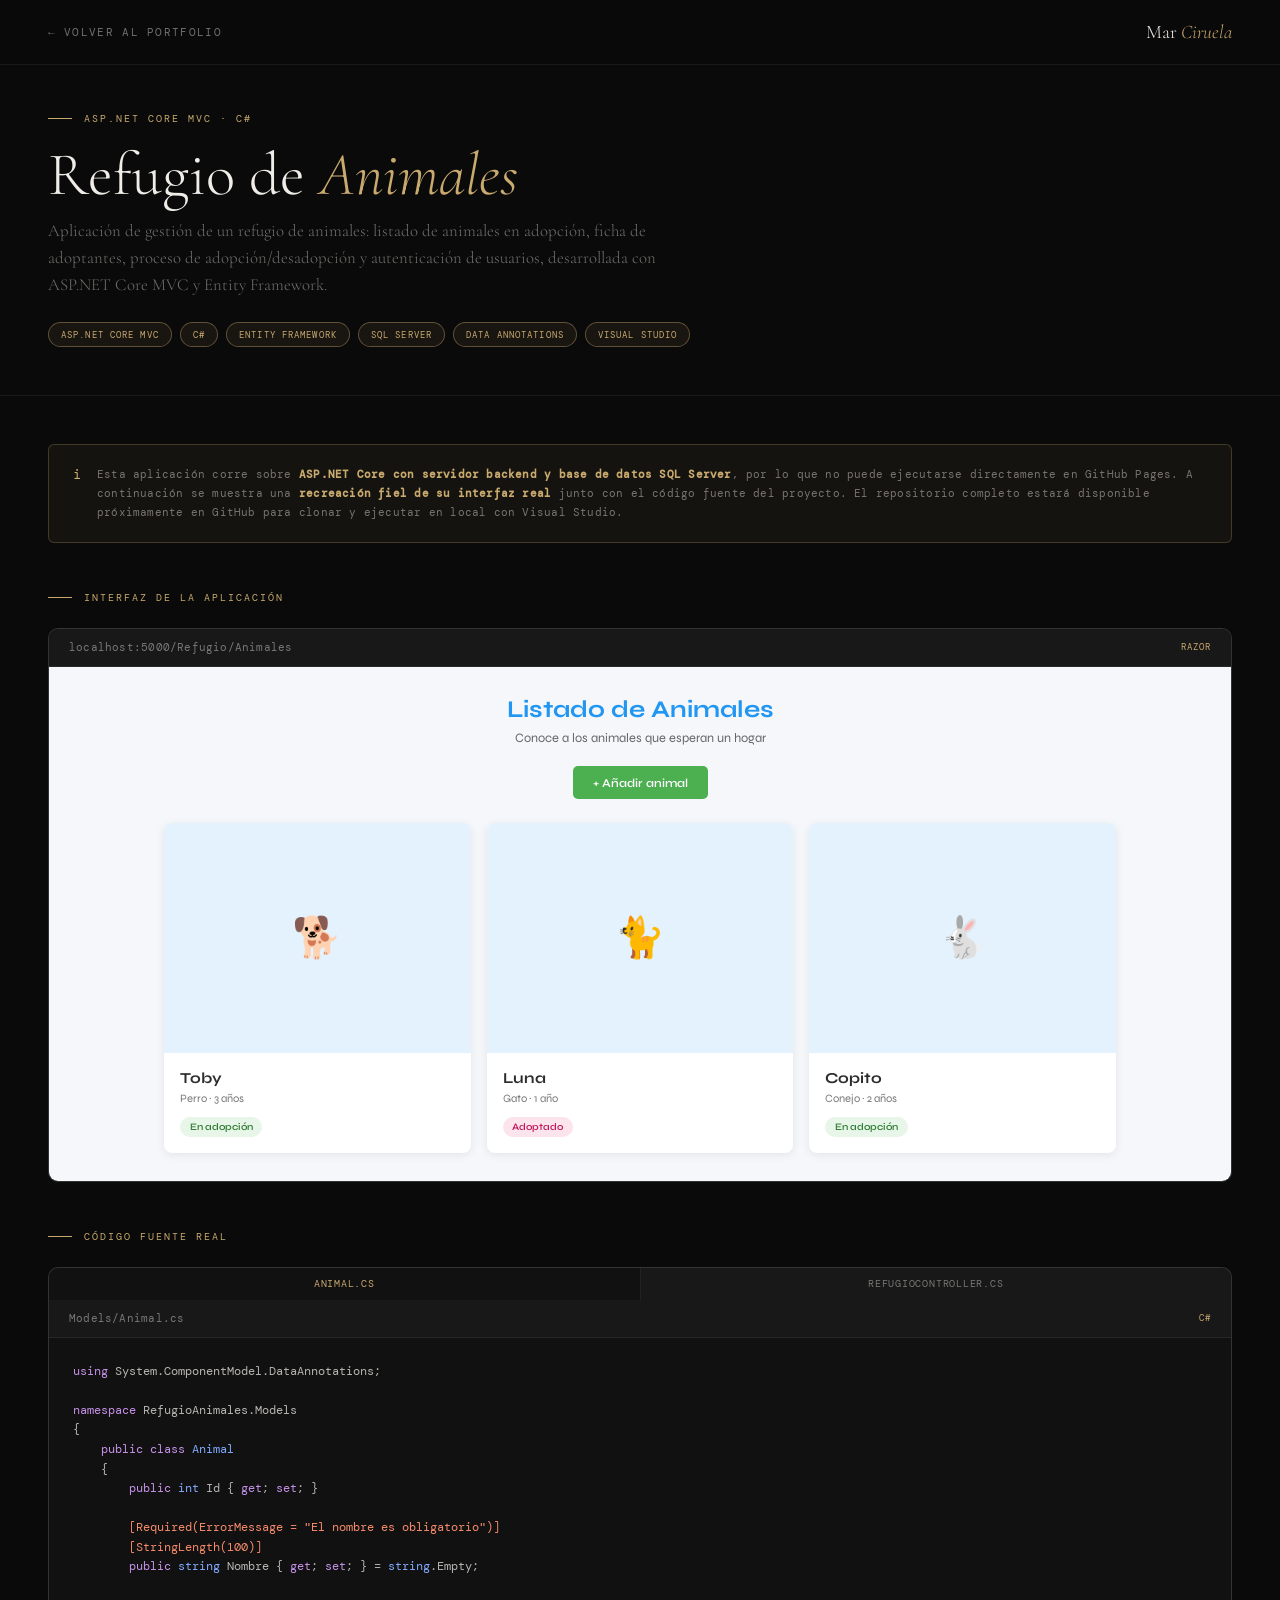
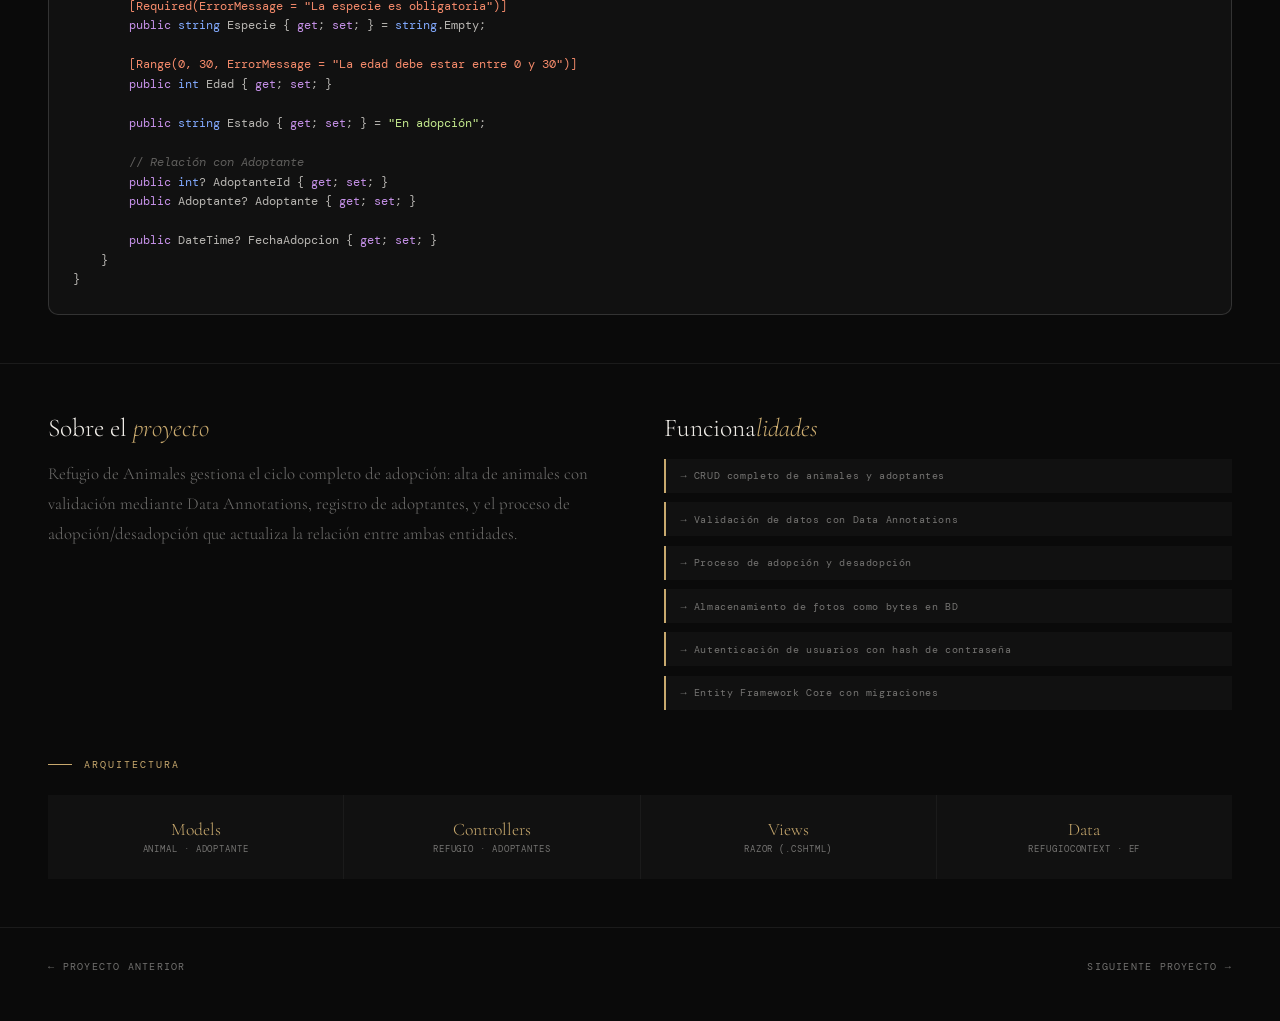
<file: proyectos/refugio-animales.html>
<!DOCTYPE html>
<html lang="es">
<head>
  <meta charset="UTF-8">
  <meta name="viewport" content="width=device-width, initial-scale=1.0">
  <title>Refugio Animales — Mar Ciruela</title>
  <link href="https://fonts.googleapis.com/css2?family=Cormorant+Garamond:ital,wght@0,300;1,300;1,400&family=DM+Mono:wght@300;400&family=Syne:wght@400;700&display=swap" rel="stylesheet">
  <link rel="icon" type="image/svg+xml" href="../assets/logo/logo-main.svg">
  <style>
    *, *::before, *::after { margin: 0; padding: 0; box-sizing: border-box; }
    :root {
      --bg: #0a0a0a; --bg2: #111111; --bg3: #181818;
      --border: rgba(255,255,255,0.07); --border2: rgba(255,255,255,0.14);
      --text: #f0ede8; --muted: rgba(240,237,232,0.45);
      --accent: #c8a96e; --accent2: #e8d5b0;
      --font-display: 'Syne', sans-serif;
      --font-serif: 'Cormorant Garamond', serif;
      --font-mono: 'DM Mono', monospace;
    }
    body { background: var(--bg); color: var(--text); font-family: var(--font-display); }
    nav { position: fixed; top: 0; left: 0; right: 0; z-index: 100; display: flex; align-items: center; justify-content: space-between; padding: 1.25rem 3rem; border-bottom: 0.5px solid var(--border); background: rgba(10,10,10,0.92); backdrop-filter: blur(16px); }
    .nav-back { font-family: var(--font-mono); font-size: 0.68rem; letter-spacing: 0.12em; text-transform: uppercase; color: var(--muted); text-decoration: none; display: flex; align-items: center; gap: 0.5rem; transition: color 0.2s; }
    .nav-back:hover { color: var(--accent); }
    .nav-logo { font-family: var(--font-serif); font-size: 1.2rem; font-weight: 300; color: var(--text); }
    .nav-logo span { color: var(--accent); font-style: italic; }
    .project-hero { padding: 7rem 3rem 3rem; border-bottom: 0.5px solid var(--border); }
    .project-cat { font-family: var(--font-mono); font-size: 0.62rem; letter-spacing: 0.2em; text-transform: uppercase; color: var(--accent); display: flex; align-items: center; gap: 0.75rem; margin-bottom: 1.25rem; }
    .project-cat::before { content: ''; display: block; width: 24px; height: 1px; background: var(--accent); }
    .project-title { font-family: var(--font-serif); font-size: clamp(2.2rem, 5vw, 3.8rem); font-weight: 300; line-height: 1; margin-bottom: 0.75rem; }
    .project-title em { font-style: italic; color: var(--accent); }
    .project-desc { font-family: var(--font-serif); font-size: 1.05rem; font-weight: 300; color: var(--muted); max-width: 640px; line-height: 1.6; margin-bottom: 1.5rem; }
    .project-tags { display: flex; flex-wrap: wrap; gap: 0.5rem; }
    .tag { font-family: var(--font-mono); font-size: 0.58rem; letter-spacing: 0.12em; text-transform: uppercase; color: var(--accent); border: 0.5px solid rgba(200,169,110,0.4); background: rgba(200,169,110,0.08); padding: 0.32rem 0.75rem; border-radius: 100px; }

    .server-notice { margin: 3rem 3rem 0; padding: 1.25rem 1.5rem; background: rgba(200,169,110,0.06); border: 0.5px solid rgba(200,169,110,0.25); border-radius: 6px; display: flex; align-items: flex-start; gap: 1rem; }
    .server-notice-icon { color: var(--accent); font-family: var(--font-mono); font-size: 0.9rem; flex-shrink: 0; }
    .server-notice-text { font-family: var(--font-mono); font-size: 0.66rem; line-height: 1.8; color: var(--muted); letter-spacing: 0.02em; }
    .server-notice-text strong { color: var(--accent); }

    .demo-section { padding: 3rem; }
    .section-label { font-family: var(--font-mono); font-size: 0.62rem; letter-spacing: 0.2em; text-transform: uppercase; color: var(--accent); display: flex; align-items: center; gap: 0.75rem; margin-bottom: 1.5rem; }
    .section-label::before { content: ''; display: block; width: 24px; height: 1px; background: var(--accent); }

    .code-frame { background: var(--bg2); border: 0.5px solid var(--border2); border-radius: 10px; overflow: hidden; }
    .code-bar { background: var(--bg3); padding: 0.75rem 1.25rem; display: flex; align-items: center; justify-content: space-between; border-bottom: 0.5px solid var(--border); }
    .code-filename { font-family: var(--font-mono); font-size: 0.66rem; color: var(--muted); letter-spacing: 0.02em; }
    .code-lang { font-family: var(--font-mono); font-size: 0.58rem; letter-spacing: 0.1em; color: var(--accent); text-transform: uppercase; }
    .code-tabs { display: flex; gap: 1px; background: var(--border); }
    .code-tab { flex: 1; padding: 0.6rem; text-align: center; background: var(--bg3); font-family: var(--font-mono); font-size: 0.6rem; letter-spacing: 0.08em; text-transform: uppercase; color: var(--muted); }
    .code-tab.active { color: var(--accent); background: var(--bg2); }
    .code-body { padding: 1.5rem; overflow-x: auto; }
    .code-body pre { font-family: 'DM Mono', monospace; font-size: 0.72rem; line-height: 1.7; color: rgba(240,237,232,0.75); white-space: pre; }
    .code-body .kw { color: #c792ea; }
    .code-body .ty { color: #82aaff; }
    .code-body .str { color: #c3e88d; }
    .code-body .cm { color: rgba(240,237,232,0.35); font-style: italic; }
    .code-body .an { color: #f78c6c; }

    /* RECREACIÓN INTERFAZ REAL */
    .aspx-window { background: #f5f7fa; font-family: 'Syne', sans-serif; }
    .aspx-header { text-align: center; padding: 1.75rem 1.5rem 1.25rem; }
    .aspx-header h2 { color: #2196F3; font-size: 1.5rem; font-weight: 700; margin-bottom: 0.4rem; }
    .aspx-header p { color: #666; font-size: 0.8rem; }
    .aspx-btn-add { display: inline-block; margin: 0 auto 1.5rem; padding: 0.6rem 1.25rem; background: #4CAF50; color: white; border-radius: 5px; font-size: 0.75rem; font-weight: 600; text-align: center; width: fit-content; }
    .aspx-btn-wrap { display: flex; justify-content: center; }
    .aspx-cards { display: grid; grid-template-columns: repeat(3, 1fr); gap: 1rem; padding: 0 1.5rem 1.75rem; max-width: 1000px; margin: 0 auto; }
    .aspx-card { background: white; border-radius: 8px; overflow: hidden; box-shadow: 0 2px 10px rgba(0,0,0,0.08); }
    .aspx-card-img { width: 100%; aspect-ratio: 4/3; display: flex; align-items: center; justify-content: center; font-size: 2.5rem; background: #e3f2fd; }
    .aspx-card-body { padding: 1rem; }
    .aspx-card-title { font-size: 0.95rem; font-weight: 700; color: #2d2d2d; margin-bottom: 0.3rem; }
    .aspx-card-meta { font-size: 0.7rem; color: #777; margin-bottom: 0.6rem; }
    .aspx-badge { display: inline-block; font-size: 0.62rem; padding: 0.25rem 0.6rem; border-radius: 100px; font-weight: 600; }
    .badge-disponible { background: #e8f5e9; color: #2e7d32; }
    .badge-adoptado { background: #fce4ec; color: #c2185b; }

    .project-info { padding: 3rem; display: grid; grid-template-columns: 1fr 1fr; gap: 3rem; border-top: 0.5px solid var(--border); }
    .info-block h3 { font-family: var(--font-serif); font-size: 1.6rem; font-weight: 300; margin-bottom: 1rem; }
    .info-block h3 em { font-style: italic; color: var(--accent); }
    .info-block p { font-family: var(--font-serif); font-size: 1.05rem; font-weight: 300; color: var(--muted); line-height: 1.8; }
    .features { list-style: none; display: flex; flex-direction: column; gap: 0.6rem; }
    .features li { font-family: var(--font-mono); font-size: 0.64rem; letter-spacing: 0.06em; color: var(--muted); padding: 0.65rem 0.9rem; background: var(--bg2); border-left: 2px solid var(--accent); }

    .architecture { padding: 0 3rem 3rem; }
    .arch-grid { display: grid; grid-template-columns: repeat(4, 1fr); gap: 1px; background: var(--border); }
    .arch-cell { background: var(--bg2); padding: 1.5rem; text-align: center; }
    .arch-name { font-family: var(--font-serif); font-size: 1.1rem; font-weight: 300; color: var(--accent); }
    .arch-desc { font-family: var(--font-mono); font-size: 0.56rem; letter-spacing: 0.1em; text-transform: uppercase; color: var(--muted); margin-top: 0.2rem; }

    .project-nav { padding: 2rem 3rem 3rem; display: flex; justify-content: space-between; align-items: center; border-top: 0.5px solid var(--border); }
    .project-nav a { font-family: var(--font-mono); font-size: 0.64rem; letter-spacing: 0.12em; text-transform: uppercase; color: var(--muted); text-decoration: none; transition: color 0.2s; }
    .project-nav a:hover { color: var(--accent); }

    @media (max-width: 768px) {
      nav { padding: 1rem 1.5rem; }
      .project-hero { padding: 5rem 1.5rem 2rem; }
      .server-notice { margin: 2rem 1.5rem 0; }
      .demo-section, .architecture { padding: 2rem 1.5rem; }
      .project-info { grid-template-columns: 1fr; gap: 1.5rem; padding: 2rem 1.5rem; }
      .arch-grid, .aspx-cards { grid-template-columns: repeat(2, 1fr); }
      .code-body { padding: 1rem; }
      .code-body pre { font-size: 0.62rem; }
      .project-nav { padding: 1.5rem; flex-direction: column; gap: 1rem; }
    }
  </style>
</head>
<body>

<nav>
  <a href="../index.html#portfolio" class="nav-back">← Volver al portfolio</a>
  <div class="nav-logo">Mar <span>Ciruela</span></div>
</nav>

<section class="project-hero">
  <div class="project-cat">ASP.NET Core MVC · C#</div>
  <h1 class="project-title">Refugio de <em>Animales</em></h1>
  <p class="project-desc">Aplicación de gestión de un refugio de animales: listado de animales en adopción, ficha de adoptantes, proceso de adopción/desadopción y autenticación de usuarios, desarrollada con ASP.NET Core MVC y Entity Framework.</p>
  <div class="project-tags">
    <span class="tag">ASP.NET Core MVC</span>
    <span class="tag">C#</span>
    <span class="tag">Entity Framework</span>
    <span class="tag">SQL Server</span>
    <span class="tag">Data Annotations</span>
    <span class="tag">Visual Studio</span>
  </div>
</section>

<div class="server-notice">
  <span class="server-notice-icon">i</span>
  <span class="server-notice-text">
    Esta aplicación corre sobre <strong>ASP.NET Core con servidor backend y base de datos SQL Server</strong>, por lo que no puede ejecutarse directamente en GitHub Pages.
    A continuación se muestra una <strong>recreación fiel de su interfaz real</strong> junto con el código fuente del proyecto.
    El repositorio completo estará disponible próximamente en GitHub para clonar y ejecutar en local con Visual Studio.
  </span>
</div>

<section class="demo-section">
  <div class="section-label">Interfaz de la aplicación</div>
  <div class="code-frame">
    <div class="code-bar">
      <span class="code-filename">localhost:5000/Refugio/Animales</span>
      <span class="code-lang">Razor</span>
    </div>
    <div class="aspx-window">
      <div class="aspx-header">
        <h2>Listado de Animales</h2>
        <p>Conoce a los animales que esperan un hogar</p>
      </div>
      <div class="aspx-btn-wrap">
        <div class="aspx-btn-add">+ Añadir animal</div>
      </div>
      <div class="aspx-cards">
        <div class="aspx-card">
          <div class="aspx-card-img">🐕</div>
          <div class="aspx-card-body">
            <div class="aspx-card-title">Toby</div>
            <div class="aspx-card-meta">Perro · 3 años</div>
            <span class="aspx-badge badge-disponible">En adopción</span>
          </div>
        </div>
        <div class="aspx-card">
          <div class="aspx-card-img">🐈</div>
          <div class="aspx-card-body">
            <div class="aspx-card-title">Luna</div>
            <div class="aspx-card-meta">Gato · 1 año</div>
            <span class="aspx-badge badge-adoptado">Adoptado</span>
          </div>
        </div>
        <div class="aspx-card">
          <div class="aspx-card-img">🐇</div>
          <div class="aspx-card-body">
            <div class="aspx-card-title">Copito</div>
            <div class="aspx-card-meta">Conejo · 2 años</div>
            <span class="aspx-badge badge-disponible">En adopción</span>
          </div>
        </div>
      </div>
    </div>
  </div>
</section>

<section class="demo-section" style="padding-top:0">
  <div class="section-label">Código fuente real</div>
  <div class="code-frame">
    <div class="code-tabs">
      <div class="code-tab active">Animal.cs</div>
      <div class="code-tab">RefugioController.cs</div>
    </div>
    <div class="code-bar">
      <span class="code-filename">Models/Animal.cs</span>
      <span class="code-lang">C#</span>
    </div>
    <div class="code-body">
<pre><span class="kw">using</span> System.ComponentModel.DataAnnotations;

<span class="kw">namespace</span> RefugioAnimales.Models
{
    <span class="kw">public class</span> <span class="ty">Animal</span>
    {
        <span class="kw">public</span> <span class="ty">int</span> Id { <span class="kw">get</span>; <span class="kw">set</span>; }

        <span class="an">[Required(ErrorMessage = "El nombre es obligatorio")]</span>
        <span class="an">[StringLength(100)]</span>
        <span class="kw">public</span> <span class="ty">string</span> Nombre { <span class="kw">get</span>; <span class="kw">set</span>; } = <span class="ty">string</span>.Empty;

        <span class="an">[Required(ErrorMessage = "La especie es obligatoria")]</span>
        <span class="kw">public</span> <span class="ty">string</span> Especie { <span class="kw">get</span>; <span class="kw">set</span>; } = <span class="ty">string</span>.Empty;

        <span class="an">[Range(0, 30, ErrorMessage = "La edad debe estar entre 0 y 30")]</span>
        <span class="kw">public</span> <span class="ty">int</span> Edad { <span class="kw">get</span>; <span class="kw">set</span>; }

        <span class="kw">public</span> <span class="ty">string</span> Estado { <span class="kw">get</span>; <span class="kw">set</span>; } = <span class="str">"En adopción"</span>;

        <span class="cm">// Relación con Adoptante</span>
        <span class="kw">public</span> <span class="ty">int</span>? AdoptanteId { <span class="kw">get</span>; <span class="kw">set</span>; }
        <span class="kw">public</span> Adoptante? Adoptante { <span class="kw">get</span>; <span class="kw">set</span>; }

        <span class="kw">public</span> DateTime? FechaAdopcion { <span class="kw">get</span>; <span class="kw">set</span>; }
    }
}</pre>
    </div>
  </div>
</section>

<section class="project-info">
  <div class="info-block">
    <h3>Sobre el <em>proyecto</em></h3>
    <p>Refugio de Animales gestiona el ciclo completo de adopción: alta de animales con validación mediante Data Annotations, registro de adoptantes, y el proceso de adopción/desadopción que actualiza la relación entre ambas entidades.</p>
  </div>
  <div class="info-block">
    <h3>Funciona<em>lidades</em></h3>
    <ul class="features">
      <li>→ CRUD completo de animales y adoptantes</li>
      <li>→ Validación de datos con Data Annotations</li>
      <li>→ Proceso de adopción y desadopción</li>
      <li>→ Almacenamiento de fotos como bytes en BD</li>
      <li>→ Autenticación de usuarios con hash de contraseña</li>
      <li>→ Entity Framework Core con migraciones</li>
    </ul>
  </div>
</section>

<section class="architecture">
  <div class="section-label">Arquitectura</div>
  <div class="arch-grid">
    <div class="arch-cell"><div class="arch-name">Models</div><div class="arch-desc">Animal · Adoptante</div></div>
    <div class="arch-cell"><div class="arch-name">Controllers</div><div class="arch-desc">Refugio · Adoptantes</div></div>
    <div class="arch-cell"><div class="arch-name">Views</div><div class="arch-desc">Razor (.cshtml)</div></div>
    <div class="arch-cell"><div class="arch-name">Data</div><div class="arch-desc">RefugioContext · EF</div></div>
  </div>
</section>

<div class="project-nav">
  <a href="web-paisajes.html">← Proyecto anterior</a>
  <a href="cine-montecastelo.html">Siguiente proyecto →</a>
</div>

</body>
</html>
</file>
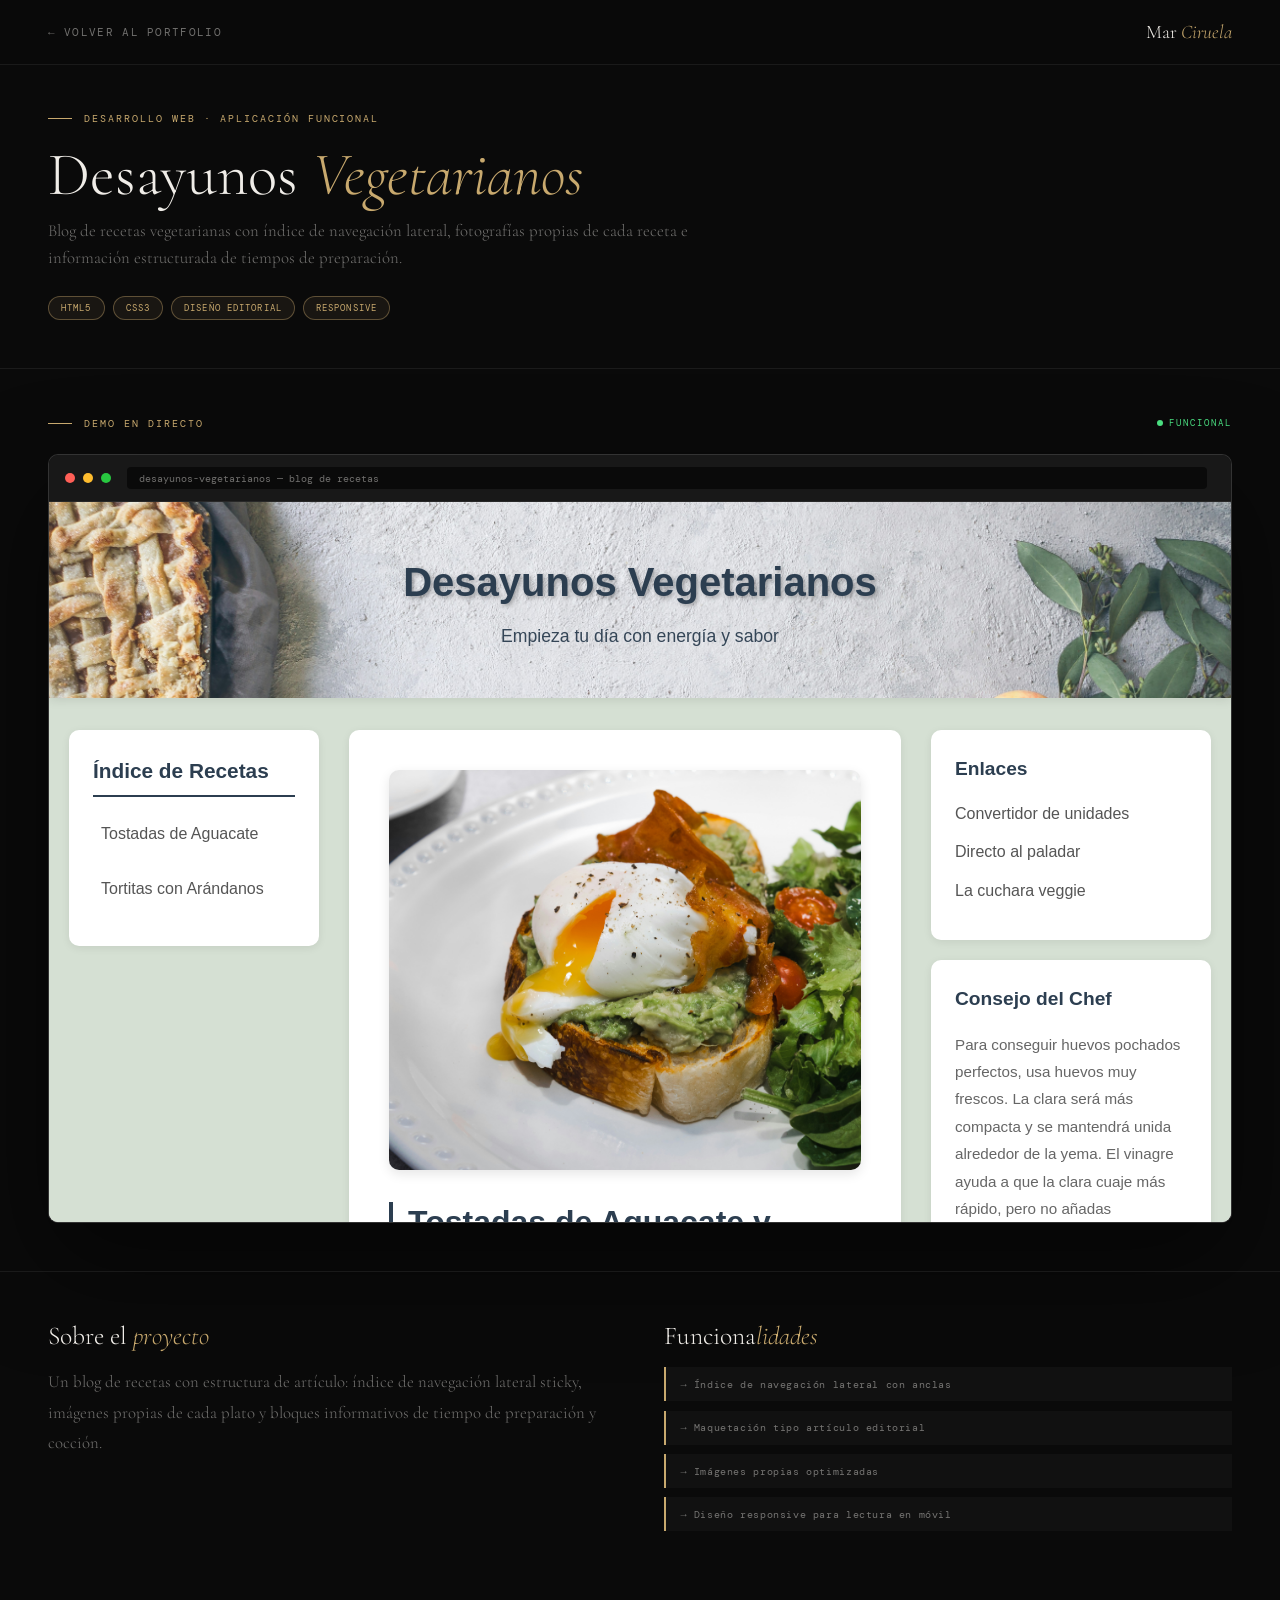
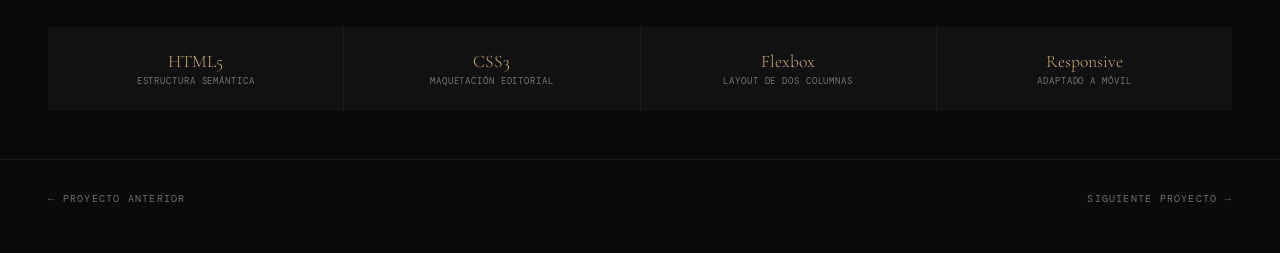
<file: proyectos/restaurante-vegano.html>
<!DOCTYPE html>
<html lang="es">
<head>
  <meta charset="UTF-8">
  <meta name="viewport" content="width=device-width, initial-scale=1.0">
  <title>Desayunos Vegetarianos — Mar Ciruela</title>
  <link href="https://fonts.googleapis.com/css2?family=Cormorant+Garamond:ital,wght@0,300;1,300;1,400&family=DM+Mono:wght@300;400&family=Syne:wght@400;700&display=swap" rel="stylesheet">
  <link rel="icon" type="image/svg+xml" href="../assets/logo/logo-main.svg">
  <style>
    *, *::before, *::after { margin: 0; padding: 0; box-sizing: border-box; }
    :root {
      --bg: #0a0a0a; --bg2: #111111; --bg3: #181818;
      --border: rgba(255,255,255,0.07); --border2: rgba(255,255,255,0.14);
      --text: #f0ede8; --muted: rgba(240,237,232,0.45);
      --accent: #c8a96e; --accent2: #e8d5b0;
      --font-display: 'Syne', sans-serif;
      --font-serif: 'Cormorant Garamond', serif;
      --font-mono: 'DM Mono', monospace;
    }
    body { background: var(--bg); color: var(--text); font-family: var(--font-display); }
    nav { position: fixed; top: 0; left: 0; right: 0; z-index: 100; display: flex; align-items: center; justify-content: space-between; padding: 1.25rem 3rem; border-bottom: 0.5px solid var(--border); background: rgba(10,10,10,0.92); backdrop-filter: blur(16px); }
    .nav-back { font-family: var(--font-mono); font-size: 0.68rem; letter-spacing: 0.12em; text-transform: uppercase; color: var(--muted); text-decoration: none; display: flex; align-items: center; gap: 0.5rem; transition: color 0.2s; }
    .nav-back:hover { color: var(--accent); }
    .nav-logo { font-family: var(--font-serif); font-size: 1.2rem; font-weight: 300; color: var(--text); }
    .nav-logo span { color: var(--accent); font-style: italic; }
    .project-hero { padding: 7rem 3rem 3rem; border-bottom: 0.5px solid var(--border); }
    .project-cat { font-family: var(--font-mono); font-size: 0.62rem; letter-spacing: 0.2em; text-transform: uppercase; color: var(--accent); display: flex; align-items: center; gap: 0.75rem; margin-bottom: 1.25rem; }
    .project-cat::before { content: ''; display: block; width: 24px; height: 1px; background: var(--accent); }
    .project-title { font-family: var(--font-serif); font-size: clamp(2.2rem, 5vw, 3.8rem); font-weight: 300; line-height: 1; margin-bottom: 0.75rem; }
    .project-title em { font-style: italic; color: var(--accent); }
    .project-desc { font-family: var(--font-serif); font-size: 1.05rem; font-weight: 300; color: var(--muted); max-width: 640px; line-height: 1.6; margin-bottom: 1.5rem; }
    .project-tags { display: flex; flex-wrap: wrap; gap: 0.5rem; }
    .tag { font-family: var(--font-mono); font-size: 0.58rem; letter-spacing: 0.12em; text-transform: uppercase; color: var(--accent); border: 0.5px solid rgba(200,169,110,0.4); background: rgba(200,169,110,0.08); padding: 0.32rem 0.75rem; border-radius: 100px; }
    .demo-section { padding: 3rem; }
    .section-label { font-family: var(--font-mono); font-size: 0.62rem; letter-spacing: 0.2em; text-transform: uppercase; color: var(--accent); display: flex; align-items: center; justify-content: space-between; margin-bottom: 1.5rem; }
    .section-label-text { display: flex; align-items: center; gap: 0.75rem; }
    .section-label-text::before { content: ''; display: block; width: 24px; height: 1px; background: var(--accent); }
    .live-badge { display: flex; align-items: center; gap: 0.4rem; font-size: 0.58rem; color: #4ade80; }
    .live-dot { width: 6px; height: 6px; border-radius: 50%; background: #4ade80; animation: pulse 2s infinite; }
    @keyframes pulse { 0%,100% { opacity: 1; } 50% { opacity: 0.3; } }
    .browser-frame { background: var(--bg2); border: 0.5px solid var(--border2); border-radius: 10px; overflow: hidden; box-shadow: 0 40px 100px rgba(0,0,0,0.5); }
    .browser-bar { background: var(--bg3); padding: 0.75rem 1rem; display: flex; align-items: center; gap: 0.5rem; border-bottom: 0.5px solid var(--border); }
    .browser-dot { width: 10px; height: 10px; border-radius: 50%; }
    .browser-dot:nth-child(1) { background: #ff5f57; }
    .browser-dot:nth-child(2) { background: #febc2e; }
    .browser-dot:nth-child(3) { background: #28c840; }
    .browser-url { flex: 1; background: var(--bg); border-radius: 4px; padding: 0.3rem 0.75rem; margin: 0 0.5rem; font-family: var(--font-mono); font-size: 0.62rem; color: var(--muted); }
    .browser-content { width: 100%; height: 80vh; border: none; display: block; background: #fff; }
    .project-info { padding: 3rem; display: grid; grid-template-columns: 1fr 1fr; gap: 3rem; border-top: 0.5px solid var(--border); }
    .info-block h3 { font-family: var(--font-serif); font-size: 1.6rem; font-weight: 300; margin-bottom: 1rem; }
    .info-block h3 em { font-style: italic; color: var(--accent); }
    .info-block p { font-family: var(--font-serif); font-size: 1.05rem; font-weight: 300; color: var(--muted); line-height: 1.8; }
    .features { list-style: none; display: flex; flex-direction: column; gap: 0.6rem; }
    .features li { font-family: var(--font-mono); font-size: 0.64rem; letter-spacing: 0.06em; color: var(--muted); padding: 0.65rem 0.9rem; background: var(--bg2); border-left: 2px solid var(--accent); }
    .tech-stack { padding: 2rem 3rem 3rem; }
    .tech-grid { display: grid; grid-template-columns: repeat(4, 1fr); gap: 1px; background: var(--border); margin-top: 1rem; }
    .tech-cell { background: var(--bg2); padding: 1.5rem; text-align: center; }
    .tech-name { font-family: var(--font-serif); font-size: 1.1rem; font-weight: 300; color: var(--accent); }
    .tech-desc { font-family: var(--font-mono); font-size: 0.56rem; letter-spacing: 0.1em; text-transform: uppercase; color: var(--muted); margin-top: 0.2rem; }
    .project-nav { padding: 2rem 3rem 3rem; display: flex; justify-content: space-between; align-items: center; border-top: 0.5px solid var(--border); }
    .project-nav a { font-family: var(--font-mono); font-size: 0.64rem; letter-spacing: 0.12em; text-transform: uppercase; color: var(--muted); text-decoration: none; transition: color 0.2s; }
    .project-nav a:hover { color: var(--accent); }
    @media (max-width: 768px) {
      nav { padding: 1rem 1.5rem; }
      .project-hero { padding: 5rem 1.5rem 2rem; }
      .demo-section { padding: 2rem 1.5rem; }
      .project-info { grid-template-columns: 1fr; gap: 1.5rem; padding: 2rem 1.5rem; }
      .tech-stack { padding: 1rem 1.5rem 2rem; }
      .tech-grid { grid-template-columns: repeat(2, 1fr); }
      .browser-content { height: 70vh; }
      .project-nav { padding: 1.5rem; flex-direction: column; gap: 1rem; }
    }
  </style>
</head>
<body>

<nav>
  <a href="../index.html#portfolio" class="nav-back">← Volver al portfolio</a>
  <div class="nav-logo">Mar <span>Ciruela</span></div>
</nav>

<section class="project-hero">
  <div class="project-cat">Desarrollo web · Aplicación funcional</div>
  <h1 class="project-title">Desayunos <em>Vegetarianos</em></h1>
  <p class="project-desc">Blog de recetas vegetarianas con índice de navegación lateral, fotografías propias de cada receta e información estructurada de tiempos de preparación.</p>
  <div class="project-tags">
    <span class="tag">HTML5</span>
    <span class="tag">CSS3</span>
    <span class="tag">Diseño editorial</span>
    <span class="tag">Responsive</span>
  </div>
</section>

<section class="demo-section">
  <div class="section-label">
    <span class="section-label-text">Demo en directo</span>
    <span class="live-badge"><span class="live-dot"></span>FUNCIONAL</span>
  </div>
  <div class="browser-frame">
    <div class="browser-bar">
      <div class="browser-dot"></div>
      <div class="browser-dot"></div>
      <div class="browser-dot"></div>
      <div class="browser-url">desayunos-vegetarianos — blog de recetas</div>
    </div>
    <iframe class="browser-content" src="restaurante-vegano/index.html" title="Desayunos Vegetarianos demo"></iframe>
  </div>
</section>

<section class="project-info">
  <div class="info-block">
    <h3>Sobre el <em>proyecto</em></h3>
    <p>Un blog de recetas con estructura de artículo: índice de navegación lateral sticky, imágenes propias de cada plato y bloques informativos de tiempo de preparación y cocción.</p>
  </div>
  <div class="info-block">
    <h3>Funciona<em>lidades</em></h3>
    <ul class="features">
      <li>→ Índice de navegación lateral con anclas</li>
      <li>→ Maquetación tipo artículo editorial</li>
      <li>→ Imágenes propias optimizadas</li>
      <li>→ Diseño responsive para lectura en móvil</li>
    </ul>
  </div>
</section>

<section class="tech-stack">
  <div class="tech-grid">
    <div class="tech-cell"><div class="tech-name">HTML5</div><div class="tech-desc">Estructura semántica</div></div>
    <div class="tech-cell"><div class="tech-name">CSS3</div><div class="tech-desc">Maquetación editorial</div></div>
    <div class="tech-cell"><div class="tech-name">Flexbox</div><div class="tech-desc">Layout de dos columnas</div></div>
    <div class="tech-cell"><div class="tech-name">Responsive</div><div class="tech-desc">Adaptado a móvil</div></div>
  </div>
</section>

<div class="project-nav">
  <a href="minigranja.html">← Proyecto anterior</a>
  <a href="web-paisajes.html">Siguiente proyecto →</a>
</div>

</body>
</html>
</file>
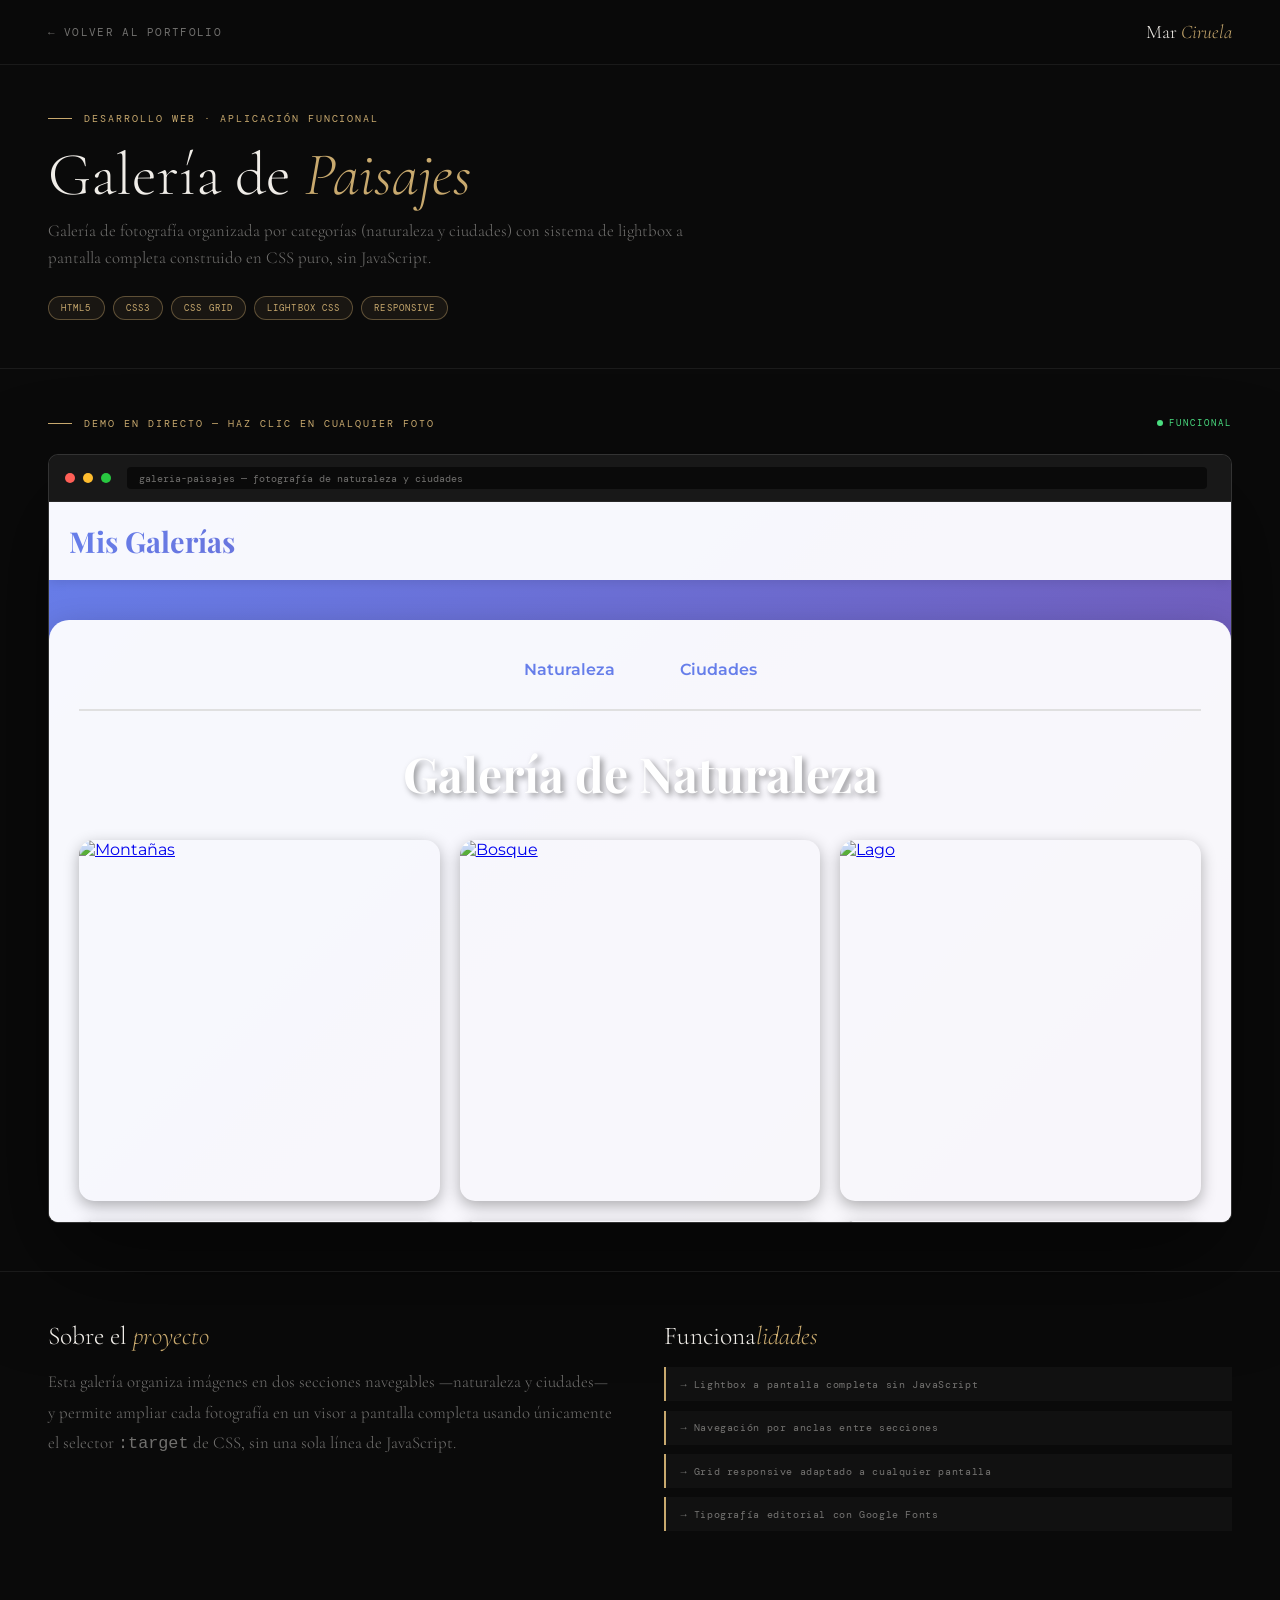
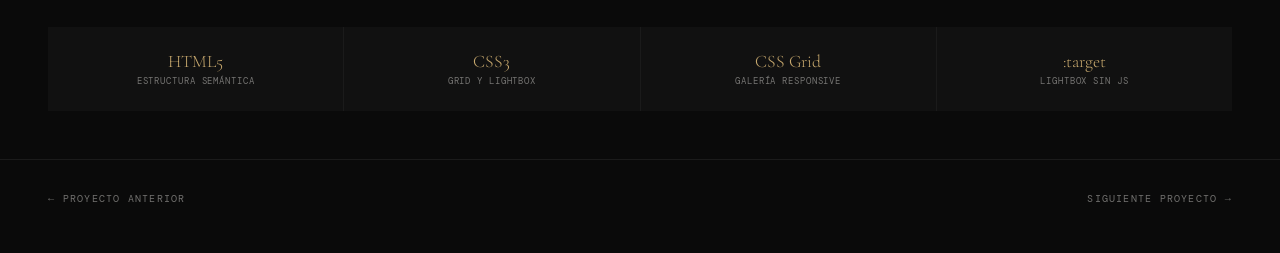
<file: proyectos/web-paisajes.html>
<!DOCTYPE html>
<html lang="es">
<head>
  <meta charset="UTF-8">
  <meta name="viewport" content="width=device-width, initial-scale=1.0">
  <title>Galería de Paisajes — Mar Ciruela</title>
  <link href="https://fonts.googleapis.com/css2?family=Cormorant+Garamond:ital,wght@0,300;1,300;1,400&family=DM+Mono:wght@300;400&family=Syne:wght@400;700&display=swap" rel="stylesheet">
  <link rel="icon" type="image/svg+xml" href="../assets/logo/logo-main.svg">
  <style>
    *, *::before, *::after { margin: 0; padding: 0; box-sizing: border-box; }
    :root {
      --bg: #0a0a0a; --bg2: #111111; --bg3: #181818;
      --border: rgba(255,255,255,0.07); --border2: rgba(255,255,255,0.14);
      --text: #f0ede8; --muted: rgba(240,237,232,0.45);
      --accent: #c8a96e; --accent2: #e8d5b0;
      --font-display: 'Syne', sans-serif;
      --font-serif: 'Cormorant Garamond', serif;
      --font-mono: 'DM Mono', monospace;
    }
    body { background: var(--bg); color: var(--text); font-family: var(--font-display); }
    nav { position: fixed; top: 0; left: 0; right: 0; z-index: 100; display: flex; align-items: center; justify-content: space-between; padding: 1.25rem 3rem; border-bottom: 0.5px solid var(--border); background: rgba(10,10,10,0.92); backdrop-filter: blur(16px); }
    .nav-back { font-family: var(--font-mono); font-size: 0.68rem; letter-spacing: 0.12em; text-transform: uppercase; color: var(--muted); text-decoration: none; display: flex; align-items: center; gap: 0.5rem; transition: color 0.2s; }
    .nav-back:hover { color: var(--accent); }
    .nav-logo { font-family: var(--font-serif); font-size: 1.2rem; font-weight: 300; color: var(--text); }
    .nav-logo span { color: var(--accent); font-style: italic; }
    .project-hero { padding: 7rem 3rem 3rem; border-bottom: 0.5px solid var(--border); }
    .project-cat { font-family: var(--font-mono); font-size: 0.62rem; letter-spacing: 0.2em; text-transform: uppercase; color: var(--accent); display: flex; align-items: center; gap: 0.75rem; margin-bottom: 1.25rem; }
    .project-cat::before { content: ''; display: block; width: 24px; height: 1px; background: var(--accent); }
    .project-title { font-family: var(--font-serif); font-size: clamp(2.2rem, 5vw, 3.8rem); font-weight: 300; line-height: 1; margin-bottom: 0.75rem; }
    .project-title em { font-style: italic; color: var(--accent); }
    .project-desc { font-family: var(--font-serif); font-size: 1.05rem; font-weight: 300; color: var(--muted); max-width: 640px; line-height: 1.6; margin-bottom: 1.5rem; }
    .project-tags { display: flex; flex-wrap: wrap; gap: 0.5rem; }
    .tag { font-family: var(--font-mono); font-size: 0.58rem; letter-spacing: 0.12em; text-transform: uppercase; color: var(--accent); border: 0.5px solid rgba(200,169,110,0.4); background: rgba(200,169,110,0.08); padding: 0.32rem 0.75rem; border-radius: 100px; }
    .demo-section { padding: 3rem; }
    .section-label { font-family: var(--font-mono); font-size: 0.62rem; letter-spacing: 0.2em; text-transform: uppercase; color: var(--accent); display: flex; align-items: center; justify-content: space-between; margin-bottom: 1.5rem; }
    .section-label-text { display: flex; align-items: center; gap: 0.75rem; }
    .section-label-text::before { content: ''; display: block; width: 24px; height: 1px; background: var(--accent); }
    .live-badge { display: flex; align-items: center; gap: 0.4rem; font-size: 0.58rem; color: #4ade80; }
    .live-dot { width: 6px; height: 6px; border-radius: 50%; background: #4ade80; animation: pulse 2s infinite; }
    @keyframes pulse { 0%,100% { opacity: 1; } 50% { opacity: 0.3; } }
    .browser-frame { background: var(--bg2); border: 0.5px solid var(--border2); border-radius: 10px; overflow: hidden; box-shadow: 0 40px 100px rgba(0,0,0,0.5); }
    .browser-bar { background: var(--bg3); padding: 0.75rem 1rem; display: flex; align-items: center; gap: 0.5rem; border-bottom: 0.5px solid var(--border); }
    .browser-dot { width: 10px; height: 10px; border-radius: 50%; }
    .browser-dot:nth-child(1) { background: #ff5f57; }
    .browser-dot:nth-child(2) { background: #febc2e; }
    .browser-dot:nth-child(3) { background: #28c840; }
    .browser-url { flex: 1; background: var(--bg); border-radius: 4px; padding: 0.3rem 0.75rem; margin: 0 0.5rem; font-family: var(--font-mono); font-size: 0.62rem; color: var(--muted); }
    .browser-content { width: 100%; height: 80vh; border: none; display: block; background: #fff; }
    .project-info { padding: 3rem; display: grid; grid-template-columns: 1fr 1fr; gap: 3rem; border-top: 0.5px solid var(--border); }
    .info-block h3 { font-family: var(--font-serif); font-size: 1.6rem; font-weight: 300; margin-bottom: 1rem; }
    .info-block h3 em { font-style: italic; color: var(--accent); }
    .info-block p { font-family: var(--font-serif); font-size: 1.05rem; font-weight: 300; color: var(--muted); line-height: 1.8; }
    .features { list-style: none; display: flex; flex-direction: column; gap: 0.6rem; }
    .features li { font-family: var(--font-mono); font-size: 0.64rem; letter-spacing: 0.06em; color: var(--muted); padding: 0.65rem 0.9rem; background: var(--bg2); border-left: 2px solid var(--accent); }
    .tech-stack { padding: 2rem 3rem 3rem; }
    .tech-grid { display: grid; grid-template-columns: repeat(4, 1fr); gap: 1px; background: var(--border); margin-top: 1rem; }
    .tech-cell { background: var(--bg2); padding: 1.5rem; text-align: center; }
    .tech-name { font-family: var(--font-serif); font-size: 1.1rem; font-weight: 300; color: var(--accent); }
    .tech-desc { font-family: var(--font-mono); font-size: 0.56rem; letter-spacing: 0.1em; text-transform: uppercase; color: var(--muted); margin-top: 0.2rem; }
    .project-nav { padding: 2rem 3rem 3rem; display: flex; justify-content: space-between; align-items: center; border-top: 0.5px solid var(--border); }
    .project-nav a { font-family: var(--font-mono); font-size: 0.64rem; letter-spacing: 0.12em; text-transform: uppercase; color: var(--muted); text-decoration: none; transition: color 0.2s; }
    .project-nav a:hover { color: var(--accent); }
    @media (max-width: 768px) {
      nav { padding: 1rem 1.5rem; }
      .project-hero { padding: 5rem 1.5rem 2rem; }
      .demo-section { padding: 2rem 1.5rem; }
      .project-info { grid-template-columns: 1fr; gap: 1.5rem; padding: 2rem 1.5rem; }
      .tech-stack { padding: 1rem 1.5rem 2rem; }
      .tech-grid { grid-template-columns: repeat(2, 1fr); }
      .browser-content { height: 70vh; }
      .project-nav { padding: 1.5rem; flex-direction: column; gap: 1rem; }
    }
  </style>
</head>
<body>

<nav>
  <a href="../index.html#portfolio" class="nav-back">← Volver al portfolio</a>
  <div class="nav-logo">Mar <span>Ciruela</span></div>
</nav>

<section class="project-hero">
  <div class="project-cat">Desarrollo web · Aplicación funcional</div>
  <h1 class="project-title">Galería de <em>Paisajes</em></h1>
  <p class="project-desc">Galería de fotografía organizada por categorías (naturaleza y ciudades) con sistema de lightbox a pantalla completa construido en CSS puro, sin JavaScript.</p>
  <div class="project-tags">
    <span class="tag">HTML5</span>
    <span class="tag">CSS3</span>
    <span class="tag">CSS Grid</span>
    <span class="tag">Lightbox CSS</span>
    <span class="tag">Responsive</span>
  </div>
</section>

<section class="demo-section">
  <div class="section-label">
    <span class="section-label-text">Demo en directo — haz clic en cualquier foto</span>
    <span class="live-badge"><span class="live-dot"></span>FUNCIONAL</span>
  </div>
  <div class="browser-frame">
    <div class="browser-bar">
      <div class="browser-dot"></div>
      <div class="browser-dot"></div>
      <div class="browser-dot"></div>
      <div class="browser-url">galeria-paisajes — fotografía de naturaleza y ciudades</div>
    </div>
    <iframe class="browser-content" src="web-paisajes/index.html" title="Galería de Paisajes demo"></iframe>
  </div>
</section>

<section class="project-info">
  <div class="info-block">
    <h3>Sobre el <em>proyecto</em></h3>
    <p>Esta galería organiza imágenes en dos secciones navegables —naturaleza y ciudades— y permite ampliar cada fotografía en un visor a pantalla completa usando únicamente el selector <code>:target</code> de CSS, sin una sola línea de JavaScript.</p>
  </div>
  <div class="info-block">
    <h3>Funciona<em>lidades</em></h3>
    <ul class="features">
      <li>→ Lightbox a pantalla completa sin JavaScript</li>
      <li>→ Navegación por anclas entre secciones</li>
      <li>→ Grid responsive adaptado a cualquier pantalla</li>
      <li>→ Tipografía editorial con Google Fonts</li>
    </ul>
  </div>
</section>

<section class="tech-stack">
  <div class="tech-grid">
    <div class="tech-cell"><div class="tech-name">HTML5</div><div class="tech-desc">Estructura semántica</div></div>
    <div class="tech-cell"><div class="tech-name">CSS3</div><div class="tech-desc">Grid y lightbox</div></div>
    <div class="tech-cell"><div class="tech-name">CSS Grid</div><div class="tech-desc">Galería responsive</div></div>
    <div class="tech-cell"><div class="tech-name">:target</div><div class="tech-desc">Lightbox sin JS</div></div>
  </div>
</section>

<div class="project-nav">
  <a href="restaurante-vegano.html">← Proyecto anterior</a>
  <a href="refugio-animales.html">Siguiente proyecto →</a>
</div>

</body>
</html>
</file>
<file: css/styles.css>
/* ── MAR CIRUELA PORTFOLIO — styles.css ── */

@import url('https://fonts.googleapis.com/css2?family=Cormorant+Garamond:ital,wght@0,300;0,400;0,600;1,300;1,400&family=DM+Mono:wght@300;400&family=Syne:wght@400;500;700;800&display=swap');

*, *::before, *::after { margin: 0; padding: 0; box-sizing: border-box; }

:root {
  --bg:        #0a0a0a;
  --bg2:       #111111;
  --bg3:       #181818;
  --border:    rgba(255,255,255,0.07);
  --border2:   rgba(255,255,255,0.14);
  --text:      #f0ede8;
  --muted:     rgba(240,237,232,0.45);
  --accent:    #c8a96e;
  --accent2:   #e8d5b0;
  --accent-dim:rgba(200,169,110,0.12);
  --font-display: 'Syne', sans-serif;
  --font-serif:   'Cormorant Garamond', serif;
  --font-mono:    'DM Mono', monospace;
}

html { scroll-behavior: smooth; }

body {
  background: var(--bg);
  color: var(--text);
  font-family: var(--font-display);
  overflow-x: hidden;
}

/* ── SCROLLBAR ── */
::-webkit-scrollbar { width: 4px; }
::-webkit-scrollbar-track { background: var(--bg); }
::-webkit-scrollbar-thumb { background: var(--accent); opacity: 0.5; }

/* ── NAV ── */
nav {
  position: fixed; top: 0; left: 0; right: 0; z-index: 100;
  display: flex; align-items: center; justify-content: space-between;
  padding: 1.25rem 3rem;
  border-bottom: 0.5px solid var(--border);
  background: rgba(10,10,10,0.85);
  backdrop-filter: blur(16px);
  -webkit-backdrop-filter: blur(16px);
}
.nav-logo {
  display: flex; align-items: center; gap: 0.75rem;
  text-decoration: none;
}
.nav-logo img { width: 36px; height: 36px; }
.nav-logo-text {
  font-family: var(--font-serif);
  font-size: 1.2rem;
  font-weight: 300;
  letter-spacing: 0.04em;
  color: var(--text);
}
.nav-logo-text span { color: var(--accent); font-style: italic; }
.nav-links { display: flex; gap: 2rem; list-style: none; }
.nav-links a {
  font-family: var(--font-mono);
  font-size: 0.68rem;
  font-weight: 300;
  letter-spacing: 0.12em;
  text-transform: uppercase;
  color: var(--muted);
  text-decoration: none;
  transition: color 0.2s;
}
.nav-links a:hover { color: var(--accent); }

/* ── HERO ── */
.hero {
  min-height: 100vh;
  display: flex; flex-direction: column; justify-content: flex-end;
  padding: 0 3rem 5rem;
  position: relative; overflow: hidden;
}
.hero-bg {
  position: absolute; inset: 0;
  background:
    radial-gradient(ellipse 60% 50% at 70% 30%, rgba(200,169,110,0.08) 0%, transparent 70%),
    radial-gradient(ellipse 40% 60% at 20% 80%, rgba(200,169,110,0.04) 0%, transparent 60%);
}
.hero-grid {
  position: absolute; inset: 0;
  background-image:
    linear-gradient(rgba(255,255,255,0.025) 1px, transparent 1px),
    linear-gradient(90deg, rgba(255,255,255,0.025) 1px, transparent 1px);
  background-size: 60px 60px;
  mask-image: radial-gradient(ellipse 80% 80% at 50% 50%, black 0%, transparent 100%);
  -webkit-mask-image: radial-gradient(ellipse 80% 80% at 50% 50%, black 0%, transparent 100%);
}
.hero-tag {
  font-family: var(--font-mono);
  font-size: 0.65rem; letter-spacing: 0.2em; text-transform: uppercase;
  color: var(--accent); margin-bottom: 1.5rem;
  display: flex; align-items: center; gap: 0.75rem;
  position: relative;
}
.hero-tag::before { content: ''; display: block; width: 32px; height: 1px; background: var(--accent); }
.hero-name {
  font-family: var(--font-serif);
  font-size: clamp(3rem, 8vw, 6.5rem);
  font-weight: 300; line-height: 0.95; letter-spacing: -0.02em;
  position: relative; margin-bottom: 0.5rem;
}
.hero-name .first { display: block; color: var(--text); }
.hero-name .last  { display: block; font-style: italic; color: var(--accent); }
.hero-name .brand {
  display: block;
  font-family: var(--font-mono);
  font-size: 0.7rem; letter-spacing: 0.2em; text-transform: uppercase;
  color: var(--muted); font-style: normal; margin-top: 1rem;
}
.hero-roles { display: flex; flex-wrap: wrap; gap: 0.5rem; margin-top: 2rem; position: relative; }
.role-pill {
  font-family: var(--font-mono); font-size: 0.62rem; letter-spacing: 0.12em; text-transform: uppercase;
  color: var(--muted); border: 0.5px solid var(--border2); padding: 0.4rem 0.9rem; border-radius: 100px;
  transition: all 0.2s;
}
.role-pill.active { color: var(--accent); border-color: rgba(200,169,110,0.4); background: var(--accent-dim); }
.hero-scroll {
  position: absolute; bottom: 2.5rem; right: 3rem;
  font-family: var(--font-mono); font-size: 0.6rem; letter-spacing: 0.15em; text-transform: uppercase;
  color: var(--muted); writing-mode: vertical-rl;
  display: flex; align-items: center; gap: 0.75rem;
  animation: scrollBounce 2s ease-in-out infinite;
}
.hero-scroll::after { content: ''; display: block; width: 1px; height: 48px; background: linear-gradient(transparent, var(--accent)); }

/* ── SECTIONS ── */
section { padding: 6rem 3rem; border-top: 0.5px solid var(--border); }
.section-label {
  font-family: var(--font-mono); font-size: 0.62rem; letter-spacing: 0.2em; text-transform: uppercase;
  color: var(--accent); display: flex; align-items: center; gap: 0.75rem; margin-bottom: 3rem;
}
.section-label::before { content: ''; display: block; width: 24px; height: 1px; background: var(--accent); }
.section-title {
  font-family: var(--font-serif); font-size: clamp(2rem, 4vw, 3.5rem);
  font-weight: 300; line-height: 1.1; margin-bottom: 1.5rem;
}
.section-title em { font-style: italic; color: var(--accent); }

/* ── ABOUT ── */
.about-grid { display: grid; grid-template-columns: 1fr 1fr; gap: 4rem; align-items: start; margin-top: 3rem; }
.about-text { font-family: var(--font-serif); font-size: 1.2rem; font-weight: 300; line-height: 1.8; color: rgba(240,237,232,0.8); }
.about-stats { display: grid; grid-template-columns: 1fr 1fr; gap: 1px; background: var(--border); }
.stat-cell { background: var(--bg2); padding: 1.75rem; }
.stat-num { font-family: var(--font-serif); font-size: 2.5rem; font-weight: 300; color: var(--accent); line-height: 1; margin-bottom: 0.4rem; }
.stat-label { font-family: var(--font-mono); font-size: 0.62rem; letter-spacing: 0.12em; text-transform: uppercase; color: var(--muted); }

/* ── PORTFOLIO ── */
.portfolio-filter { display: flex; gap: 0.75rem; flex-wrap: wrap; margin-bottom: 2.5rem; }
.filter-btn {
  font-family: var(--font-mono); font-size: 0.62rem; letter-spacing: 0.12em; text-transform: uppercase;
  color: var(--muted); background: none; border: 0.5px solid var(--border2);
  padding: 0.4rem 1rem; border-radius: 100px; cursor: pointer; transition: all 0.2s;
}
.filter-btn:hover, .filter-btn.active { color: var(--accent); border-color: rgba(200,169,110,0.4); background: var(--accent-dim); }

.portfolio-grid { display: grid; grid-template-columns: repeat(3, 1fr); gap: 1px; background: var(--border); }
.portfolio-item { background: var(--bg2); aspect-ratio: 4/3; position: relative; overflow: hidden; cursor: pointer; }
.portfolio-item:nth-child(1) { aspect-ratio: 8/5; grid-column: span 2; }
.portfolio-item:nth-child(5) { aspect-ratio: 8/5; grid-column: span 2; }

.portfolio-item img { width: 100%; height: 100%; object-fit: cover; transition: transform 0.5s ease; }
.portfolio-item:hover img { transform: scale(1.04); }

.portfolio-placeholder {
  width: 100%; height: 100%;
  display: flex; align-items: center; justify-content: center; flex-direction: column; gap: 0.75rem;
}
.ph-icon { font-size: 2rem; opacity: 0.2; }
.ph-label { font-family: var(--font-mono); font-size: 0.6rem; letter-spacing: 0.15em; text-transform: uppercase; color: var(--muted); opacity: 0.5; }
.portfolio-item:nth-child(1) .portfolio-placeholder { background: linear-gradient(135deg, #111 0%, #1a1508 100%); }
.portfolio-item:nth-child(2) .portfolio-placeholder { background: linear-gradient(135deg, #0e0e14 0%, #111 100%); }
.portfolio-item:nth-child(3) .portfolio-placeholder { background: linear-gradient(135deg, #0e1410 0%, #111 100%); }
.portfolio-item:nth-child(4) .portfolio-placeholder { background: linear-gradient(135deg, #14100e 0%, #111 100%); }
.portfolio-item:nth-child(5) .portfolio-placeholder { background: linear-gradient(135deg, #111 0%, #100e14 100%); }
.portfolio-item:nth-child(6) .portfolio-placeholder { background: linear-gradient(135deg, #101414 0%, #111 100%); }

.portfolio-overlay {
  position: absolute; inset: 0; background: rgba(10,10,10,0.85);
  display: flex; flex-direction: column; justify-content: flex-end;
  padding: 1.5rem; opacity: 0; transition: opacity 0.3s;
}
.portfolio-item:hover .portfolio-overlay { opacity: 1; }
.overlay-cat { font-family: var(--font-mono); font-size: 0.58rem; letter-spacing: 0.18em; text-transform: uppercase; color: var(--accent); margin-bottom: 0.4rem; }
.overlay-title { font-family: var(--font-serif); font-size: 1.25rem; font-weight: 300; color: var(--text); }

/* ── CATEGORY CARDS ── */
.categories { display: grid; grid-template-columns: repeat(4, 1fr); gap: 1px; background: var(--border); margin-top: 4rem; }
.cat-icon img { filter: brightness(1); transition: filter 0.2s; }
.cat-card:hover .cat-icon img { filter: brightness(1.3); }
.cat-card { background: var(--bg2); padding: 2.5rem 1.75rem; cursor: pointer; transition: background 0.2s; position: relative; overflow: hidden; }
.cat-card::before { content: ''; position: absolute; bottom: 0; left: 0; right: 0; height: 2px; background: var(--accent); transform: scaleX(0); transform-origin: left; transition: transform 0.3s; }
.cat-card:hover { background: var(--bg3); }
.cat-card:hover::before { transform: scaleX(1); }
.cat-number { font-family: var(--font-mono); font-size: 0.58rem; letter-spacing: 0.15em; color: var(--accent); opacity: 0.6; margin-bottom: 1.5rem; }
.cat-icon { font-size: 1.5rem; margin-bottom: 1rem; opacity: 0.7; }
.cat-name { font-family: var(--font-serif); font-size: 1.1rem; font-weight: 300; margin-bottom: 0.5rem; color: var(--text); }
.cat-desc { font-family: var(--font-mono); font-size: 0.58rem; letter-spacing: 0.08em; color: var(--muted); line-height: 1.7; }

/* ── DRON ── */
.dron-banner {
  margin-top: 3rem; background: var(--bg3); border: 0.5px solid var(--border2);
  padding: 3rem; display: flex; align-items: center; justify-content: space-between; gap: 2rem;
  position: relative; overflow: hidden;
}
.dron-banner::before { content: ''; position: absolute; top: -50%; right: -10%; width: 400px; height: 400px; background: radial-gradient(circle, rgba(200,169,110,0.06) 0%, transparent 70%); pointer-events: none; }
.dron-badge { display: inline-flex; align-items: center; gap: 0.5rem; font-family: var(--font-mono); font-size: 0.58rem; letter-spacing: 0.15em; text-transform: uppercase; color: var(--accent); border: 0.5px solid rgba(200,169,110,0.3); background: var(--accent-dim); padding: 0.35rem 0.8rem; border-radius: 100px; margin-bottom: 1rem; }
.dron-title { font-family: var(--font-serif); font-size: 2rem; font-weight: 300; line-height: 1.2; }
.dron-title em { font-style: italic; color: var(--accent); }
.dron-text { font-family: var(--font-mono); font-size: 0.68rem; line-height: 1.8; color: var(--muted); max-width: 380px; }
.dron-video-grid { display: grid; grid-template-columns: repeat(3, 1fr); gap: 1px; margin-top: 2rem; background: var(--border); }
.dron-video-cell {
  background: var(--bg3); aspect-ratio: 16/9;
  display: flex; align-items: center; justify-content: center; flex-direction: column; gap: 0.75rem;
  cursor: pointer; transition: background 0.2s; position: relative; overflow: hidden;
}
.dron-video-cell:hover { background: #1e1e1e; }
.dron-video-cell iframe { position: absolute; inset: 0; width: 100%; height: 100%; border: none; }
.play-btn { width: 44px; height: 44px; border: 1px solid rgba(200,169,110,0.5); border-radius: 50%; display: flex; align-items: center; justify-content: center; color: var(--accent); font-size: 1rem; transition: all 0.2s; }
.dron-video-cell:hover .play-btn { background: var(--accent-dim); border-color: var(--accent); }
.dron-video-label { font-family: var(--font-mono); font-size: 0.58rem; letter-spacing: 0.1em; text-transform: uppercase; color: var(--muted); }

/* ── CONTACT ── */
.contact-grid { display: grid; grid-template-columns: 1fr 1fr; gap: 4rem; margin-top: 3rem; }
.contact-big { font-family: var(--font-serif); font-size: clamp(2.5rem, 5vw, 4rem); font-weight: 300; line-height: 1.1; }
.contact-big em { font-style: italic; color: var(--accent); }
.contact-links { display: flex; flex-direction: column; gap: 1px; margin-top: 2rem; background: var(--border); }
.contact-link { background: var(--bg2); padding: 1.25rem 1.5rem; display: flex; align-items: center; justify-content: space-between; text-decoration: none; transition: background 0.2s; cursor: pointer; }
.contact-link:hover { background: var(--bg3); }
.contact-link-label { font-family: var(--font-mono); font-size: 0.62rem; letter-spacing: 0.12em; text-transform: uppercase; color: var(--muted); }
.contact-link-val { font-family: var(--font-serif); font-size: 1rem; color: var(--text); }
.contact-link-arrow { color: var(--accent); font-size: 0.8rem; }
.contact-form { display: flex; flex-direction: column; gap: 1px; background: var(--border); }
.form-row { background: var(--bg2); }
.form-row input, .form-row textarea { width: 100%; background: transparent; border: none; outline: none; font-family: var(--font-serif); font-size: 1rem; font-weight: 300; color: var(--text); padding: 1.25rem 1.5rem; resize: none; }
.form-row input::placeholder, .form-row textarea::placeholder { color: var(--muted); font-style: italic; }
.send-btn { background: var(--accent); color: #0a0a0a; border: none; padding: 1.25rem 2rem; font-family: var(--font-mono); font-size: 0.65rem; letter-spacing: 0.15em; text-transform: uppercase; cursor: pointer; display: flex; align-items: center; justify-content: space-between; transition: background 0.2s; font-weight: 500; width: 100%; }
.send-btn:hover { background: var(--accent2); }

/* ── FOOTER ── */
footer { border-top: 0.5px solid var(--border); padding: 2rem 3rem; display: flex; align-items: center; justify-content: space-between; }
.footer-name { font-family: var(--font-serif); font-size: 0.9rem; font-weight: 300; color: var(--muted); }
.footer-mono { font-family: var(--font-mono); font-size: 0.58rem; letter-spacing: 0.12em; text-transform: uppercase; color: var(--muted); opacity: 0.5; }

/* ── ANIMATIONS ── */
@keyframes fadeUp { from { opacity: 0; transform: translateY(24px); } to { opacity: 1; transform: translateY(0); } }
@keyframes scrollBounce { 0%, 100% { transform: translateY(0); } 50% { transform: translateY(6px); } }
.fade-up { animation: fadeUp 0.8s cubic-bezier(0.16, 1, 0.3, 1) forwards; opacity: 0; }
.delay-1 { animation-delay: 0.1s; }
.delay-2 { animation-delay: 0.25s; }
.delay-3 { animation-delay: 0.4s; }
.delay-4 { animation-delay: 0.55s; }

/* ── RESPONSIVE ── */
@media (max-width: 900px) {
  nav { padding: 1rem 1.5rem; }
  .nav-links { gap: 1.25rem; }
  section { padding: 4rem 1.5rem; }
  .hero { padding: 0 1.5rem 4rem; }
  .about-grid { grid-template-columns: 1fr; gap: 2rem; }
  .categories { grid-template-columns: repeat(2, 1fr); }
  .portfolio-grid { grid-template-columns: 1fr 1fr; }
  .portfolio-item:nth-child(1), .portfolio-item:nth-child(5) { grid-column: span 2; }
  .contact-grid { grid-template-columns: 1fr; gap: 2rem; }
  .dron-banner { flex-direction: column; }
  .dron-video-grid { grid-template-columns: 1fr; }
  footer { flex-direction: column; gap: 0.75rem; text-align: center; }
}
@media (max-width: 600px) {
  .nav-links { display: none; }
  .portfolio-grid { grid-template-columns: 1fr; }
  .portfolio-item:nth-child(1), .portfolio-item:nth-child(5) { grid-column: span 1; }
  .categories { grid-template-columns: 1fr; }
}
</file>
<file: buscador-musica/styles.css>
:root {
  --primary: #6c5ce7;
  --primary-light: #a29bfe;
  --secondary: #00cec9;
  --dark: #2d3436;
  --darker: #1e272e;
  --light: #f5f6fa;
  --gray: #636e72;
  --danger: #d63031;
}

* {
  box-sizing: border-box;
  margin: 0;
  padding: 0;
}

body {
  font-family: 'Poppins', sans-serif;
  background-color: var(--darker);
  color: var(--light);
  line-height: 1.6;
  position: relative;
  min-height: 100vh;
  display: flex;
  flex-direction: column;
}

main {
  flex: 1;
  padding-bottom: 3rem;
}

.background-gradient {
  position: fixed;
  top: 0;
  left: 0;
  width: 100%;
  height: 100%;
  background: linear-gradient(135deg, var(--darker) 0%, var(--dark) 100%);
  z-index: -2;
}

header {
  padding: 2rem 0;
  text-align: center;
}

.header-content {
  max-width: 1200px;
  margin: 0 auto;
  padding: 0 20px;
}

header h1 {
  font-family: 'Montserrat', sans-serif;
  font-weight: 700;
  font-size: 2.8rem;
  margin-bottom: 0.5rem;
}

header h1 i {
  color: var(--primary);
  margin-right: 0.5rem;
}

.subtitle {
  font-weight: 300;
  font-size: 1.2rem;
  color: var(--primary-light);
}

.search-container {
  max-width: 800px;
  margin: 0 auto 2rem;
  padding: 0 20px;
}

.search-box {
  display: flex;
  background: rgba(255, 255, 255, 0.1);
  border-radius: 50px;
  overflow: hidden;
  box-shadow: 0 10px 30px rgba(0, 0, 0, 0.2);
  border: 1px solid rgba(255, 255, 255, 0.05);
}

.search-box:focus-within {
  transform: translateY(-2px);
  border-color: var(--primary);
}

#search-input {
  flex: 1;
  padding: 1rem 1.5rem;
  font-size: 1rem;
  background: transparent;
  border: none;
  color: var(--light);
}

#search-input::placeholder {
  color: rgba(255, 255, 255, 0.5);
}

#search-button {
  display: flex;
  align-items: center;
  gap: 0.5rem;
  padding: 0 1.8rem;
  background: var(--primary);
  color: white;
  border: none;
  cursor: pointer;
  font-family: 'Montserrat', sans-serif;
  font-weight: 600;
}

#search-button:hover {
  background: var(--primary-light);
}

.content-wrapper {
  display: flex;
  max-width: 1400px;
  margin: 0 auto;
  padding: 0 20px;
  gap: 30px;
}

.results {
  flex: 1;
  display: grid;
  grid-template-columns: repeat(auto-fill, minmax(220px, 1fr));
  gap: 25px;
  padding: 20px 0;
}

.sidebar {
  width: 320px;
  position: sticky;
  top: 20px;
  height: fit-content;
}

.track-card {
  background: linear-gradient(145deg, rgba(44, 44, 44, 0.8) 0%, rgba(30, 39, 46, 0.9) 100%);
  border-radius: 12px;
  overflow: hidden;
  box-shadow: 0 4px 15px rgba(0, 0, 0, 0.1);
  border: 1px solid rgba(255, 255, 255, 0.05);
  animation: fadeIn 0.5s ease forwards;
  opacity: 0;
  display: flex;
  flex-direction: column;
  justify-content: space-between;
  height: 100%;
  min-height: 420px;
}

.track-card:hover {
  transform: translateY(-5px);
  border-color: var(--primary);
}

.track-card img {
  width: 100%;
  aspect-ratio: 1/1;
  object-fit: cover;
}

.track-info {
  padding: 1.2rem;
  flex-grow: 1;
}

.track-card h3 {
  font-size: 1rem;
  margin-bottom: 0.5rem;
  white-space: nowrap;
  overflow: hidden;
  text-overflow: ellipsis;
}

.track-card p {
  font-size: 0.85rem;
  color: var(--gray);
  margin-bottom: 0.3rem;
}

.track-actions {
  padding: 0 1.2rem 1.2rem;
}

.preview-button {
  display: flex;
  align-items: center;
  justify-content: center;
  gap: 0.5rem;
  width: 100%;
  padding: 0.6rem;
  border-radius: 6px;
  background: var(--primary);
  color: white;
  border: none;
  cursor: pointer;
  font-size: 0.85rem;
}

.preview-button.playing {
  background: var(--danger);
}

.history-container, .recommendations-container {
  background: rgba(30, 39, 46, 0.8);
  backdrop-filter: blur(10px);
  border-radius: 12px;
  padding: 1.5rem;
  margin-bottom: 1.5rem;
  border: 1px solid rgba(255, 255, 255, 0.05);
}

.history-header {
  display: flex;
  justify-content: space-between;
  align-items: center;
  margin-bottom: 1rem;
  cursor: pointer;
}

.history-content {
  max-height: 0;
  overflow: hidden;
  transition: max-height 0.4s ease-out;
}

.history-content.expanded {
  max-height: 500px;
}

.history-item, .recommendation-item {
  padding: 0.7rem 0;
  border-bottom: 1px solid rgba(255, 255, 255, 0.05);
  cursor: pointer;
  transition: all 0.2s ease;
  font-size: 0.9rem;
}

.history-item:hover {
  color: var(--primary-light);
  padding-left: 0.5rem;
}

.clear-history {
  width: 100%;
  padding: 0.7rem;
  margin-top: 1rem;
  background: rgba(214, 48, 49, 0.2);
  color: var(--danger);
  border: 1px solid var(--danger);
  border-radius: 6px;
  cursor: pointer;
}

.recommendation-item:before {
  content: "•";
  color: var(--secondary);
}

.recommendation-item:hover {
  color: var(--secondary);
  padding-left: 0.5rem;
}

.error {
  grid-column: 1 / -1;
  text-align: center;
  padding: 2rem;
  color: var(--danger);
}

.site-footer {
  background: rgba(30, 39, 46, 0.9);
  padding: 1.2rem 0;
  text-align: center;
  font-size: 0.85rem;
  color: var(--gray);
  border-top: 1px solid rgba(255, 255, 255, 0.05);
  margin-top: auto;
  width: 100%;
}

@keyframes fadeIn {
  from { opacity: 0; transform: translateY(10px); }
  to { opacity: 1; transform: translateY(0); }
}

@media (max-width: 1024px) {
  .content-wrapper {
    flex-direction: column;
  }
  
  .sidebar {
    width: 100%;
    position: static;
    order: -1;
    margin-bottom: 2rem;
  }
}

@media (max-width: 768px) {
  header h1 { font-size: 2rem; }
  .subtitle { font-size: 1rem; }
  .search-box { flex-direction: column; border-radius: 12px; }
  #search-button { justify-content: center; padding: 0.8rem; border-radius: 0 0 12px 12px; }
  .results { grid-template-columns: repeat(auto-fill, minmax(160px, 1fr)); gap: 15px; }
  .site-footer { font-size: 0.75rem; padding: 1rem 0; }
}
</file>
<file: proyectos/restaurante-vegano/styles.css>
* {
  margin: 0;
  padding: 0;
  box-sizing: border-box;
}

body {
  font-family: "Segoe UI", Tahoma, Geneva, Verdana, sans-serif;
  line-height: 1.6;
  color: #333;
  background-color: #d5e0d3;
  background-size: cover;
  background-attachment: fixed;
  background-position: center;
  background-repeat: no-repeat;
}

header {
  background-color: #f5f1e8;
  background-image: url("images/header.jpg");
  background-size: 100% auto;
  background-position: center;
  background-repeat: no-repeat;
  color: white;
  padding: 3rem 0;
  box-shadow: 0 2px 10px rgba(0, 0, 0, 0.1);
}

.header-content {
  max-width: 1200px;
  margin: 0 auto;
  padding: 0 20px;
  text-align: center;
}

header h1 {
  font-size: 2.5rem;
  margin-bottom: 0.5rem;
  text-shadow: 2px 2px 4px rgba(0, 0, 0, 0.3);
  color: #2c3e50;
}

.subtitulo {
  font-size: 1.1rem;
  font-weight: 300;
  opacity: 0.95;
  color: #2c3e50;
}

.contenedor-principal {
  max-width: 1200px;
  margin: 2rem auto;
  padding: 0 20px;
  display: grid;
  grid-template-columns: 250px 1fr 280px;
  gap: 30px;
}

.indice-lateral {
  background: white;
  padding: 1.5rem;
  border-radius: 10px;
  box-shadow: 0 2px 8px rgba(0, 0, 0, 0.08);
  height: fit-content;
  position: sticky;
  top: 20px;
}

.indice-lateral h2 {
  color: #2c3e50;
  margin-bottom: 1rem;
  font-size: 1.3rem;
  border-bottom: 2px solid #2c3e50;
  padding-bottom: 0.5rem;
}

.indice-lateral ul {
  list-style: none;
}

.indice-lateral li {
  margin-bottom: 0.8rem;
}

.indice-lateral a {
  color: #555;
  text-decoration: none;
  display: block;
  padding: 0.5rem;
  border-radius: 5px;
}

.indice-lateral a:hover {
  color: #1a365d;
}

.cuerpo-blog {
  background: white;
  border-radius: 10px;
  box-shadow: 0 2px 8px rgba(0, 0, 0, 0.08);
}

.receta {
  padding: 2.5rem;
  border-bottom: 3px solid #f0f0f0;
}

.receta:last-child {
  border-bottom: none;
}

.imagen-receta {
  width: 100%;
  height: 400px;
  object-fit: cover;
  border-radius: 10px;
  margin-bottom: 1.5rem;
  box-shadow: 0 4px 12px rgba(0, 0, 0, 0.1);
}

.receta h2 {
  color: #2c3e50;
  font-size: 2rem;
  margin-bottom: 1rem;
  border-left: 4px solid #2c3e50;
  padding-left: 15px;
  white-space: normal;
  line-height: 1.3;
}

.descripcion {
  font-size: 1.1rem;
  color: #666;
  margin-bottom: 1.5rem;
  font-style: italic;
  line-height: 1.8;
}

.tiempos {
  display: flex;
  background-color: #f8f9fa;
  padding: 1rem;
  border-radius: 8px;
  margin-bottom: 1.5rem;
}

.tiempo-item {
  flex: 1;
  padding: 0.5rem;
  text-align: center;
  margin-right: 20px;
}

.tiempo-item:last-child {
  margin-right: 0;
}

.tiempo-item strong {
  color: #2c3e50;
  display: block;
  margin-bottom: 0.3rem;
}

.ingredientes {
  margin-bottom: 2rem;
}

.ingredientes h3,
.instrucciones h3,
.tabla-nutricional h3 {
  color: #2c3e50;
  font-size: 1.4rem;
  margin-bottom: 1rem;
  border-bottom: 2px solid #e9ecef;
  padding-bottom: 0.5rem;
}

.ingredientes ul {
  list-style: disc;
  padding-left: 1.5rem;
}

.ingredientes li {
  padding: 0.5rem 0;
  color: #2c3e50;
}

.instrucciones {
  margin-bottom: 2rem;
}

.instrucciones ol {
  padding-left: 1.5rem;
}

.instrucciones li {
  padding: 0.5rem 0;
  margin-bottom: 0.8rem;
}
.tabla-nutricional table {
  width: 100%;
  border: 1px solid #ddd;
  border-collapse: collapse;
  margin-top: 1rem;
}

.tabla-nutricional th,
.tabla-nutricional td {
  padding: 0.8rem;
  border-bottom: 1px solid #eee;
  text-align: left;
}

.tabla-nutricional th {
  background-color: #34495e;
  color: white;
}

.barra-lateral {
  display: flex;
  flex-direction: column;
  gap: 20px;
}

.seccion-aside {
  background: white;
  padding: 1.5rem;
  border-radius: 10px;
  box-shadow: 0 2px 8px rgba(0, 0, 0, 0.08);
}

.seccion-aside h3 {
  color: #2c3e50;
  margin-bottom: 1rem;
  font-size: 1.2rem;
}

.seccion-aside ul {
  list-style: none;
}

.seccion-aside li {
  margin-bottom: 0.8rem;
}

.seccion-aside a {
  color: #555;
  text-decoration: none;
}
.seccion-aside a:hover {
  color: #1a365d;
}
.seccion-aside p {
  color: #666;
  line-height: 1.8;
  font-size: 0.95rem;
}

footer {
  background-color: #c3d4bd;
  color: #333;
  margin-top: 3rem;
  padding: 2rem 0;
}

.footer-contenido {
  max-width: 1200px;
  margin: 0 auto;
  padding: 0 20px;
  display: flex;
  justify-content: space-between;
  align-items: flex-end;
  flex-wrap: wrap;
  gap: 20px;
}

.contacto h4 {
  color: #2c3e50;
  margin-bottom: 0.5rem;
}

.contacto p,
.copyright p {
  margin: 0.3rem 0;
  font-size: 0.95rem;
}

.copyright {
  text-align: right;
  margin-bottom: 0.5rem;
}
</file>
